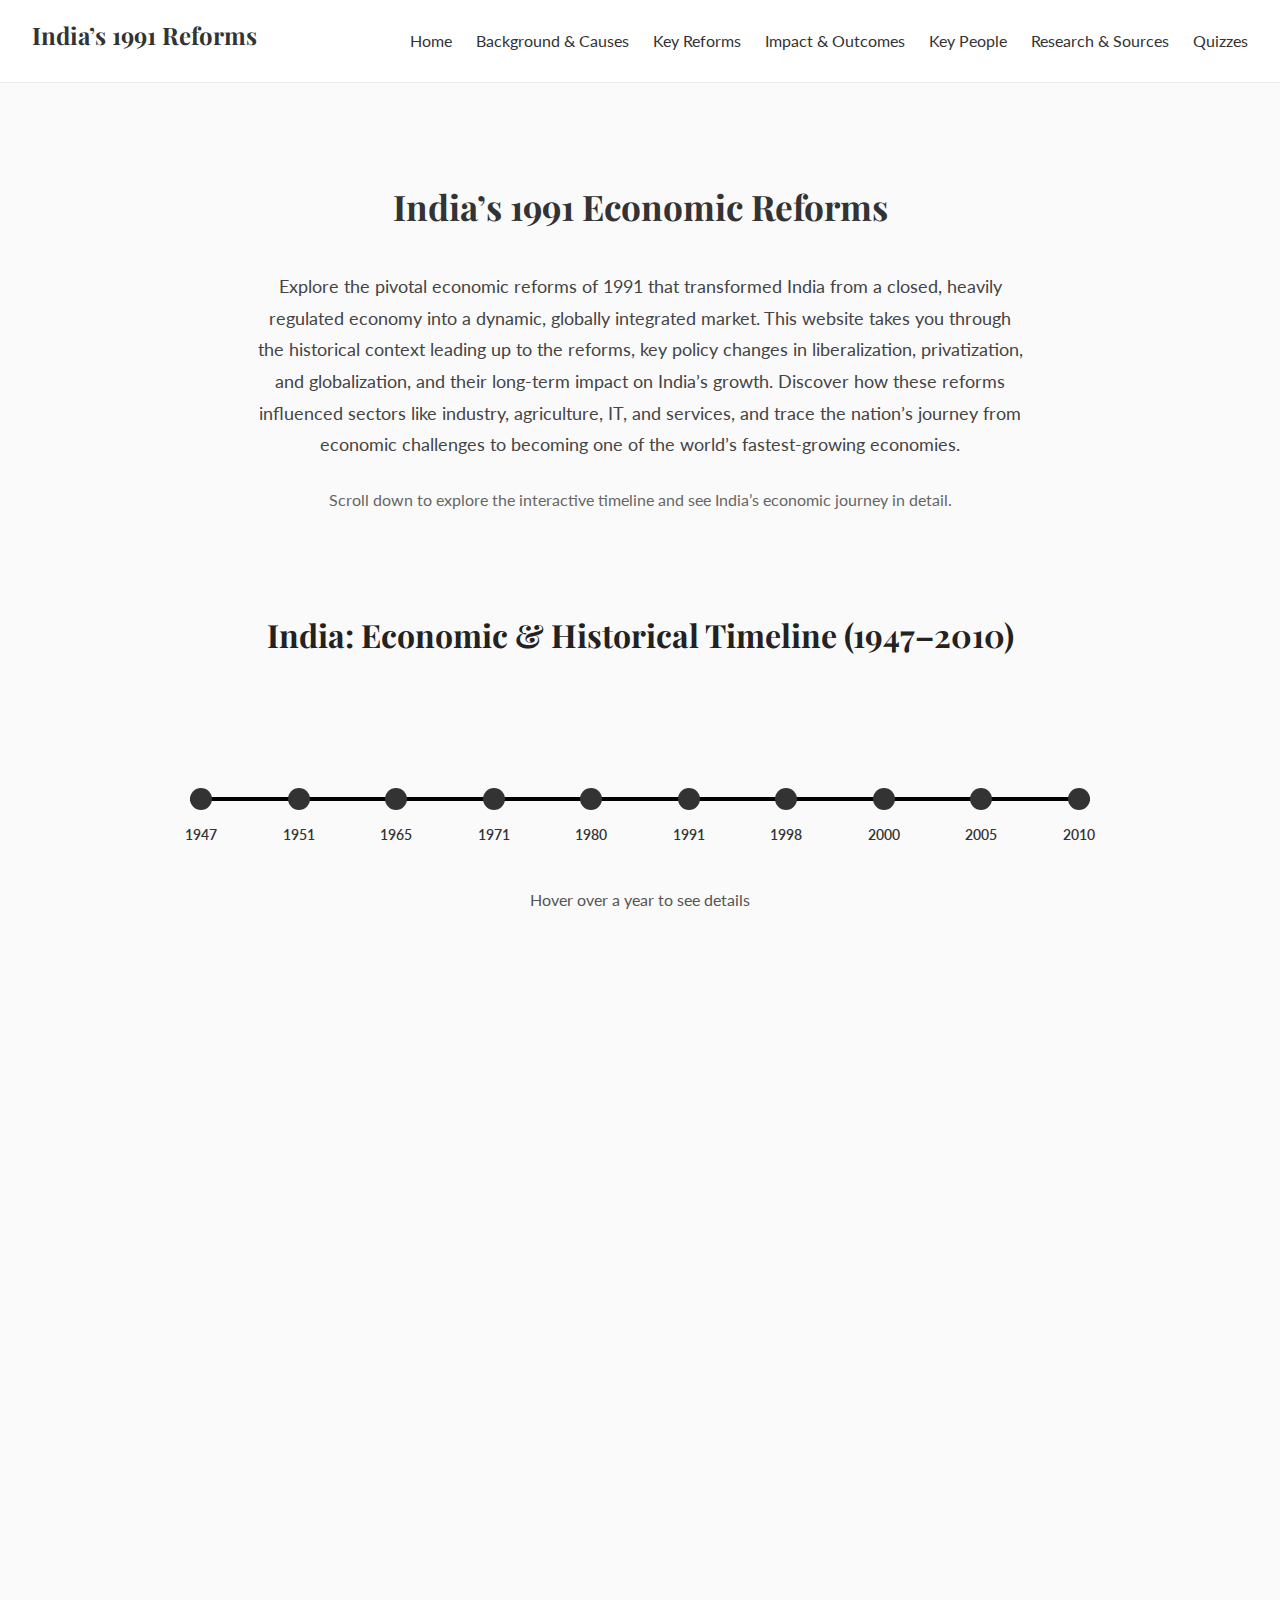
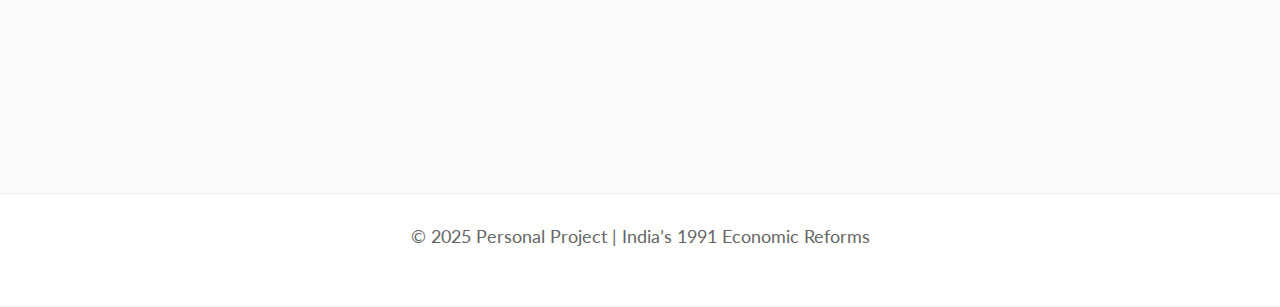
<file: index.html>
<!DOCTYPE html>
<html lang="en">
<head>
  <meta charset="UTF-8" />
  <meta name="viewport" content="width=device-width, initial-scale=1.0" />
  <title>India’s 1991 Economic Reforms</title>

  <!-- Fonts -->
  <link href="https://fonts.googleapis.com/css2?family=Playfair+Display:wght@400;700&family=Lato:wght@300;400&display=swap" rel="stylesheet">

  <!-- Stylesheet -->
  <link rel="stylesheet" href="style.css" />

  <!-- Meta Description -->
  <meta name="description" content="Explore the causes, key reforms, people, and impact of India’s 1991 Economic Reforms — a defining moment that transformed the nation's economy.">
</head>

<body>
  <!-- Header and Navigation -->
  <header>
    <nav>
      <h1>India’s 1991 Reforms</h1>
      <ul>
        <li><a href="index.html">Home</a></li>
        <li><a href="topic1.html">Background & Causes</a></li>
        <li><a href="topic2.html">Key Reforms</a></li>
        <li><a href="topic3.html">Impact & Outcomes</a></li>
        <li><a href="topic4.html">Key People</a></li>
        <li><a href="topic5.html">Research & Sources</a></li>
        <li><a href="quizzes.html">Quizzes</a></li>
      </ul>
    </nav>
  </header>

  <!-- Main Content -->
  <main>
    <!-- Hero Section -->
    <section id="hero">
      <div class="hero-content" style="max-width: 800px; margin: 0 auto; text-align: center; padding: 2em 1em;">
        <h2 style="font-size: 2.2rem; margin-bottom: 1em;">India’s 1991 Economic Reforms</h2>
        <p style="font-size: 1.1rem; line-height: 1.8; color: #444;">
          Explore the pivotal economic reforms of 1991 that transformed India from a closed, heavily regulated economy into a dynamic, globally integrated market.  
          This website takes you through the historical context leading up to the reforms, key policy changes in liberalization, privatization, and globalization, and their long-term impact on India’s growth.  
          Discover how these reforms influenced sectors like industry, agriculture, IT, and services, and trace the nation’s journey from economic challenges to becoming one of the world’s fastest-growing economies.
        </p>
        <p style="font-size: 1rem; margin-top: 1.5em; color: #666;">
          Scroll down to explore the interactive timeline and see India’s economic journey in detail.
        </p>
      </div>
    </section>

    <section class="timeline-section">
      <h2>India: Economic & Historical Timeline (1947–2010)</h2>
      <div class="timeline-container">
        <div class="timeline">
          <div class="timeline-event" data-year="1947" data-detail="India gains independence from British rule; the Indian Constitution begins to be framed, leading to the establishment of a democratic government and fundamental institutions for governance and economic planning."></div>
          <div class="timeline-event" data-year="1951" data-detail="Launch of the First Five-Year Plan (1951–1956), focusing primarily on agriculture, irrigation, and energy production to stabilize food supply and generate early industrial growth."></div>
          <div class="timeline-event" data-year="1965" data-detail="India-Pakistan war impacts economic resources; defense spending increases, straining the budget. Focus on food security and industrial development continues despite geopolitical tensions."></div>
          <div class="timeline-event" data-year="1971" data-detail="Green Revolution introduces high-yield crops and modern farming techniques, making India self-sufficient in food grains. India-Pakistan war leads to creation of Bangladesh, highlighting defense and economic challenges."></div>
          <div class="timeline-event" data-year="1980" data-detail="Gradual liberalization in select industrial sectors begins. Industrial growth and private enterprise accelerate modestly, setting the stage for more significant economic reforms in the future."></div>
          <div class="timeline-event" data-year="1991" data-detail="Severe Balance of Payments crisis; Government under Prime Minister P.V. Narasimha Rao implements historic Economic Reforms led by Finance Minister Manmohan Singh. Policies include Liberalization, Privatization, and Globalization (LPG), opening India to foreign investment and reducing government controls."></div>
          <div class="timeline-event" data-year="1998" data-detail="Pokhran-II nuclear tests assert India’s strategic defense capabilities. Some international sanctions imposed, but economic liberalization continues, and India sustains steady growth in services and IT sectors."></div>
          <div class="timeline-event" data-year="2000" data-detail="IT and software industries boom, establishing India as a global outsourcing hub. Economic focus shifts to knowledge-based industries, software exports, and integration into the global economy."></div>
          <div class="timeline-event" data-year="2005" data-detail="India experiences high GDP growth rates (~8–9% annually); rapid expansion of infrastructure, telecommunications, finance, and service sectors fuels modernization and urbanization."></div>
          <div class="timeline-event" data-year="2010" data-detail="India emerges as the world’s third-largest economy by GDP (PPP). Strong growth observed in IT, manufacturing, and service sectors. Economic reforms from the 1990s continue to pay off, enhancing global trade participation."></div>
        </div>
      </div>
      <div class="timeline-detail" id="timeline-detail">Hover over a year to see details</div>
    </section>

    <!-- Explore Section -->
    <section id="explore">
      <h2>Explore the Journey</h2>
      <div class="cards">
        <a href="topic1.html" class="card">
          <h3>Background & Causes</h3>
          <p>Learn about the economic crisis and challenges that led to the reforms.</p>
        </a>

        <a href="topic2.html" class="card">
          <h3>Key Reforms (LPG)</h3>
          <p>Understand the major policies of Liberalization, Privatization, and Globalization.</p>
        </a>

        <a href="topic3.html" class="card">
          <h3>Impact & Outcomes</h3>
          <p>See how the reforms shaped India’s economy and global role.</p>
        </a>

        <a href="topic4.html" class="card">
          <h3>Key People</h3>
          <p>Meet the policymakers and leaders behind the transformation.</p>
        </a>

        <a href="topic5.html" class="card">
          <h3>Research & Sources</h3>
          <p>View the data, references, and materials used in this project.</p>
        </a>

        <a href="quizzes.html" class="card">
          <h3>Interactive Quizzes</h3>
          <p>Test your understanding with five short quizzes — one for each topic.</p>
        </a>
      </div>
    </section>
  </main>

  <!-- Footer -->
  <footer>
    <p>© 2025 Personal Project | India’s 1991 Economic Reforms</p>
  </footer>

  <!-- JavaScript -->
  <script src="script.js"></script>
</body>
</html>
</file>
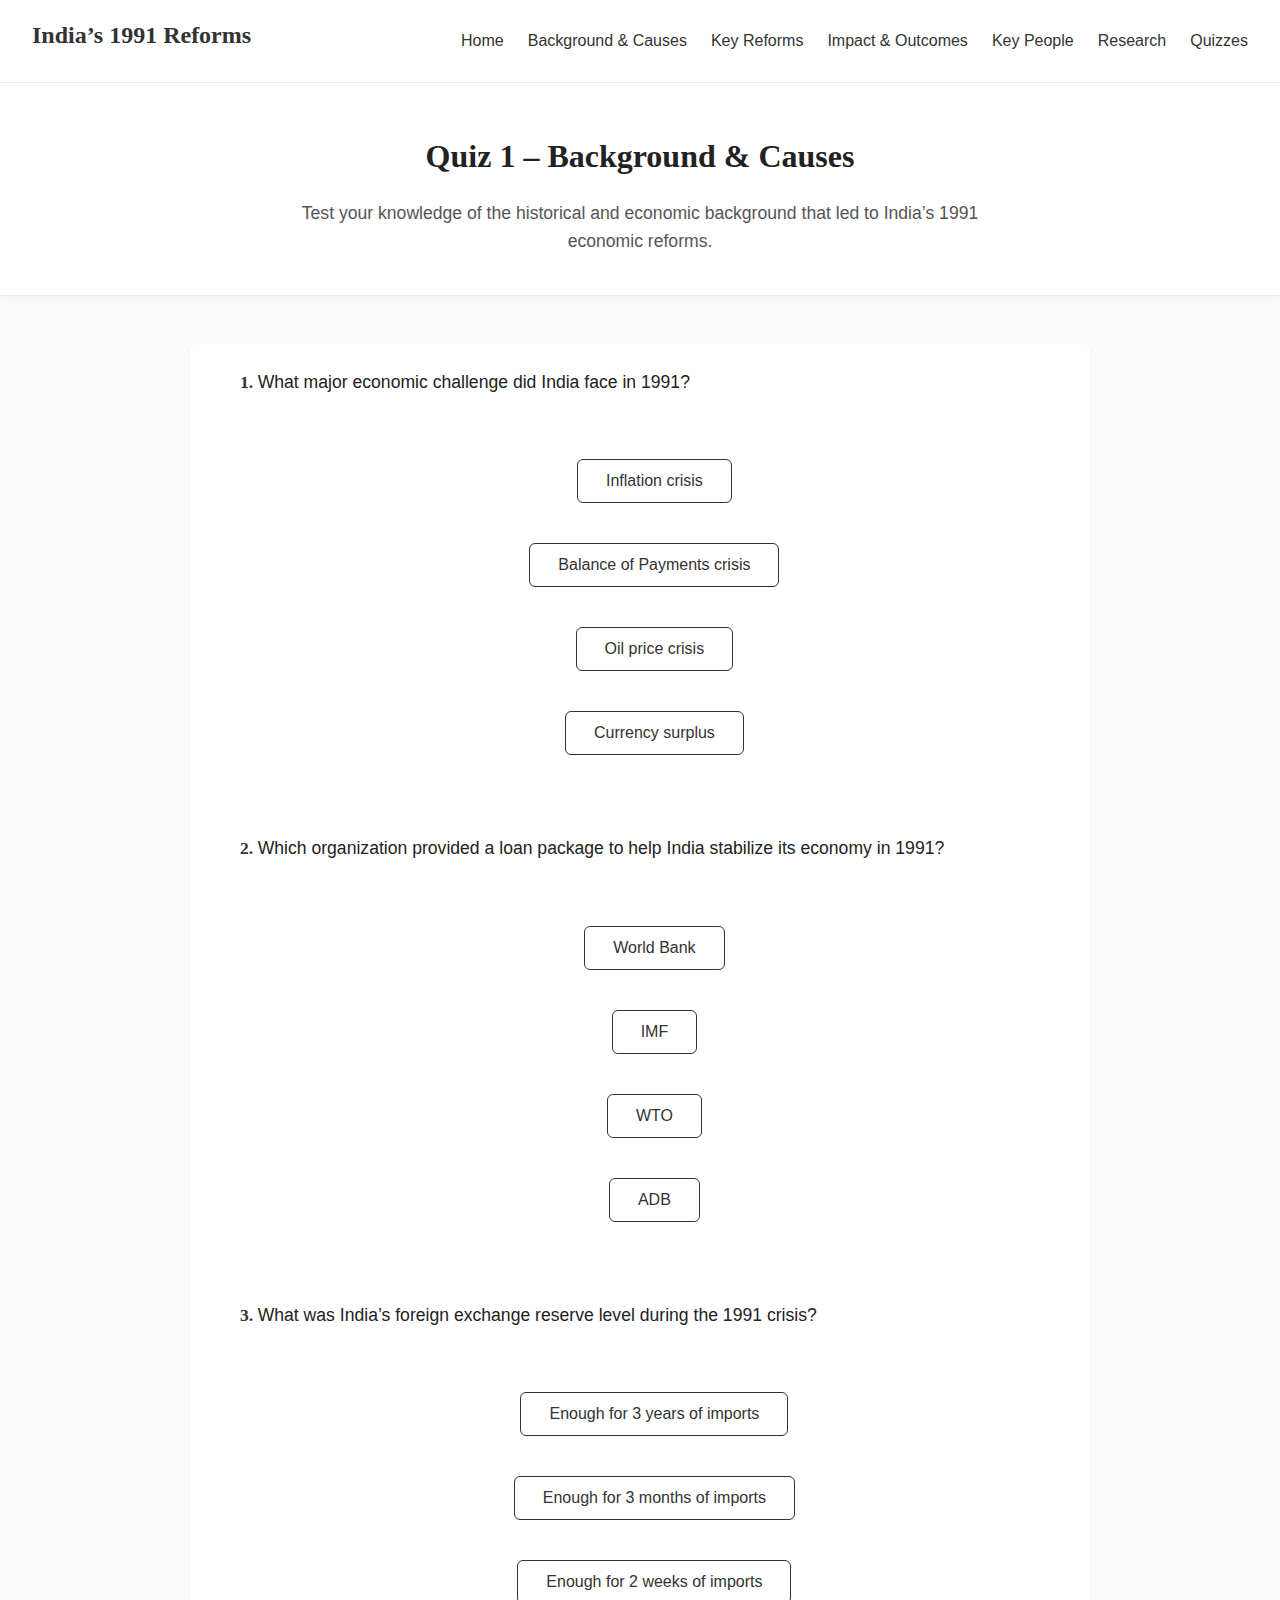
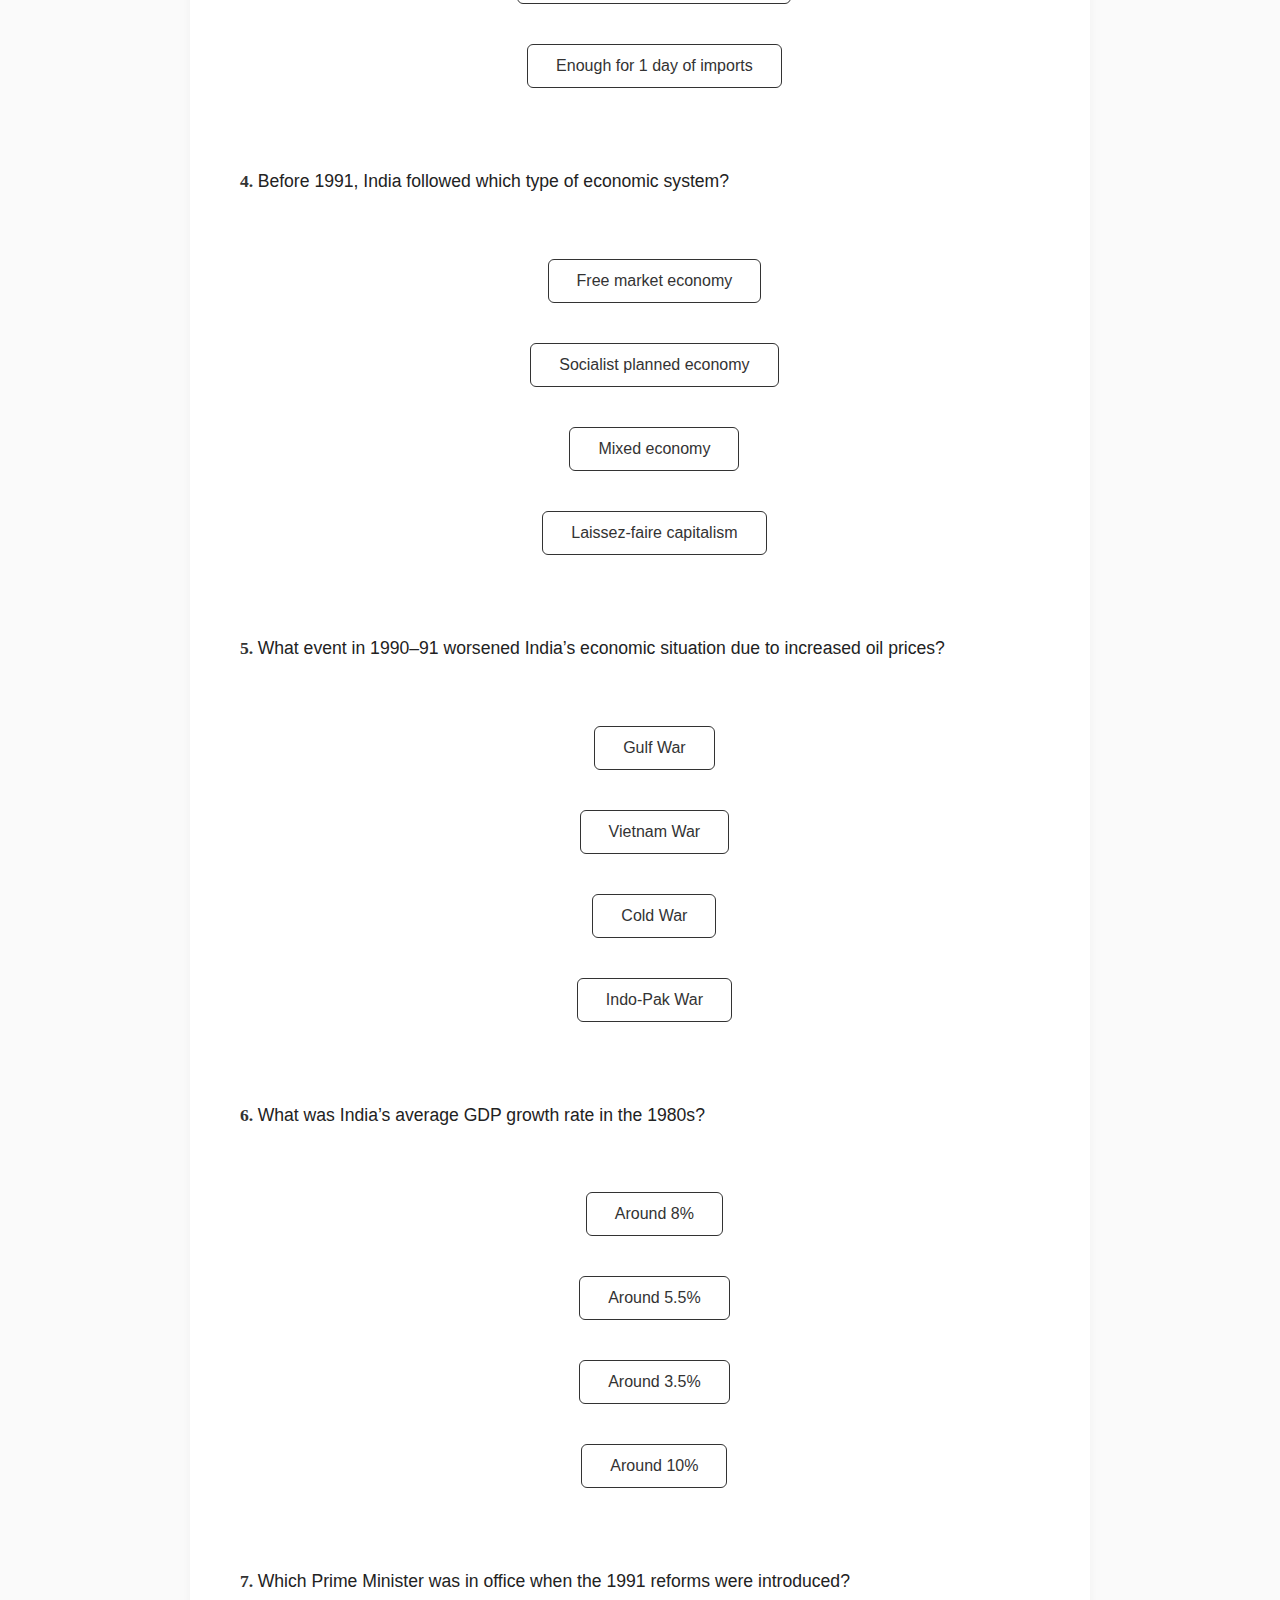
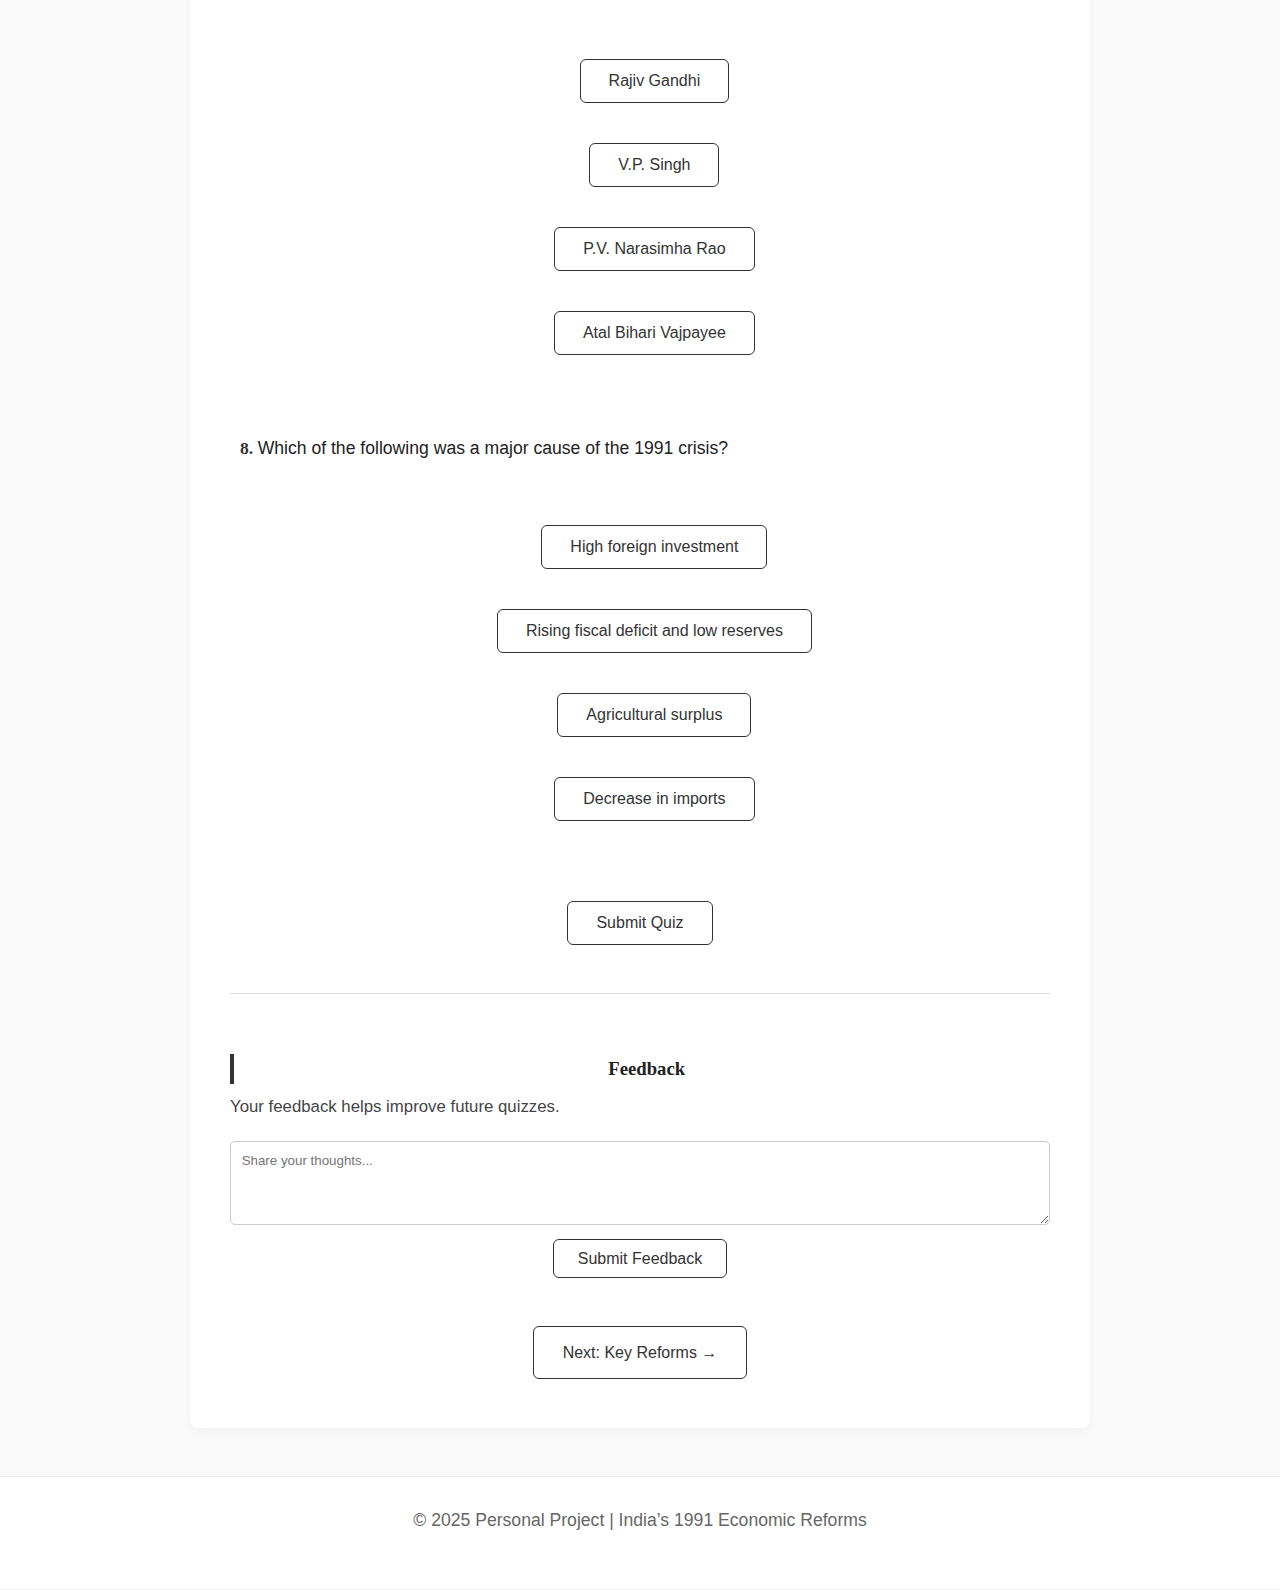
<file: quiz1.html>
<!DOCTYPE html>
<html lang="en">

<head>
  <meta charset="UTF-8" />
  <meta name="viewport" content="width=device-width, initial-scale=1.0" />
  <title>Quiz 1 – Background & Causes | India’s 1991 Reforms</title>
  <link rel="stylesheet" href="style.css" />
</head>

<body>
  <!-- Header -->
  <header>
    <nav>
      <h1>India’s 1991 Reforms</h1>
      <ul>
        <li><a href="index.html">Home</a></li>
        <li><a href="topic1.html">Background & Causes</a></li>
        <li><a href="topic2.html">Key Reforms</a></li>
        <li><a href="topic3.html">Impact & Outcomes</a></li>
        <li><a href="topic4.html">Key People</a></li>
        <li><a href="sources.html">Research</a></li>
        <li><a href="quizzes.html" class="active">Quizzes</a></li>
      </ul>
      <button class="nav-toggle">☰</button>
    </nav>
  </header>

  <!-- Quiz Section -->
  <section class="page-header fade-in">
    <h2>Quiz 1 – Background & Causes</h2>
    <p>Test your knowledge of the historical and economic background that led to India’s 1991 economic reforms.</p>
  </section>

  <section class="content fade-in">
    <form id="quiz-form" class="quiz-form">

      <!-- Question 1 -->
      <div class="question">
        <div class="question-header">
          <span class="question-number">1.</span>
          <span class="question-text">What major economic challenge did India face in 1991?</span>
        </div>
        <div class="answer-options">
          <button type="button" class="quiz-btn" data-question="q1" data-value="a">Inflation crisis</button>
          <button type="button" class="quiz-btn" data-question="q1" data-value="b">Balance of Payments crisis</button>
          <button type="button" class="quiz-btn" data-question="q1" data-value="c">Oil price crisis</button>
          <button type="button" class="quiz-btn" data-question="q1" data-value="d">Currency surplus</button>
        </div>
      </div>

      <!-- Question 2 -->
      <div class="question">
        <div class="question-header">
          <span class="question-number">2.</span>
          <span class="question-text">Which organization provided a loan package to help India stabilize its economy in 1991?</span>
        </div>
        <div class="answer-options">
          <button type="button" class="quiz-btn" data-question="q2" data-value="a">World Bank</button>
          <button type="button" class="quiz-btn" data-question="q2" data-value="b">IMF</button>
          <button type="button" class="quiz-btn" data-question="q2" data-value="c">WTO</button>
          <button type="button" class="quiz-btn" data-question="q2" data-value="d">ADB</button>
        </div>
      </div>

      <!-- Question 3 -->
      <div class="question">
        <div class="question-header">
          <span class="question-number">3.</span>
          <span class="question-text">What was India’s foreign exchange reserve level during the 1991 crisis?</span>
        </div>
        <div class="answer-options">
          <button type="button" class="quiz-btn" data-question="q3" data-value="a">Enough for 3 years of imports</button>
          <button type="button" class="quiz-btn" data-question="q3" data-value="b">Enough for 3 months of imports</button>
          <button type="button" class="quiz-btn" data-question="q3" data-value="c">Enough for 2 weeks of imports</button>
          <button type="button" class="quiz-btn" data-question="q3" data-value="d">Enough for 1 day of imports</button>
        </div>
      </div>

      <!-- Question 4 -->
      <div class="question">
        <div class="question-header">
          <span class="question-number">4.</span>
          <span class="question-text">Before 1991, India followed which type of economic system?</span>
        </div>
        <div class="answer-options">
          <button type="button" class="quiz-btn" data-question="q4" data-value="a">Free market economy</button>
          <button type="button" class="quiz-btn" data-question="q4" data-value="b">Socialist planned economy</button>
          <button type="button" class="quiz-btn" data-question="q4" data-value="c">Mixed economy</button>
          <button type="button" class="quiz-btn" data-question="q4" data-value="d">Laissez-faire capitalism</button>
        </div>
      </div>

      <!-- Question 5 -->
      <div class="question">
        <div class="question-header">
          <span class="question-number">5.</span>
          <span class="question-text">What event in 1990–91 worsened India’s economic situation due to increased oil prices?</span>
        </div>
        <div class="answer-options">
          <button type="button" class="quiz-btn" data-question="q5" data-value="a">Gulf War</button>
          <button type="button" class="quiz-btn" data-question="q5" data-value="b">Vietnam War</button>
          <button type="button" class="quiz-btn" data-question="q5" data-value="c">Cold War</button>
          <button type="button" class="quiz-btn" data-question="q5" data-value="d">Indo-Pak War</button>
        </div>
      </div>

      <!-- Question 6 -->
      <div class="question">
        <div class="question-header">
          <span class="question-number">6.</span>
          <span class="question-text">What was India’s average GDP growth rate in the 1980s?</span>
        </div>
        <div class="answer-options">
          <button type="button" class="quiz-btn" data-question="q6" data-value="a">Around 8%</button>
          <button type="button" class="quiz-btn" data-question="q6" data-value="b">Around 5.5%</button>
          <button type="button" class="quiz-btn" data-question="q6" data-value="c">Around 3.5%</button>
          <button type="button" class="quiz-btn" data-question="q6" data-value="d">Around 10%</button>
        </div>
      </div>

      <!-- Question 7 -->
      <div class="question">
        <div class="question-header">
          <span class="question-number">7.</span>
          <span class="question-text">Which Prime Minister was in office when the 1991 reforms were introduced?</span>
        </div>
        <div class="answer-options">
          <button type="button" class="quiz-btn" data-question="q7" data-value="a">Rajiv Gandhi</button>
          <button type="button" class="quiz-btn" data-question="q7" data-value="b">V.P. Singh</button>
          <button type="button" class="quiz-btn" data-question="q7" data-value="c">P.V. Narasimha Rao</button>
          <button type="button" class="quiz-btn" data-question="q7" data-value="d">Atal Bihari Vajpayee</button>
        </div>
      </div>

      <!-- Question 8 -->
      <div class="question">
        <div class="question-header">
          <span class="question-number">8.</span>
          <span class="question-text">Which of the following was a major cause of the 1991 crisis?</span>
        </div>
        <div class="answer-options">
          <button type="button" class="quiz-btn" data-question="q8" data-value="a">High foreign investment</button>
          <button type="button" class="quiz-btn" data-question="q8" data-value="b">Rising fiscal deficit and low reserves</button>
          <button type="button" class="quiz-btn" data-question="q8" data-value="c">Agricultural surplus</button>
          <button type="button" class="quiz-btn" data-question="q8" data-value="d">Decrease in imports</button>
        </div>
      </div>

      <button type="button" onclick="checkAnswers()">Submit Quiz</button>
    </form>

    <div id="result" style="margin-top: 2em; font-size: 1.2rem; text-align: center; font-weight: bold;"></div>

    <!-- Feedback Section -->
    <div class="feedback-section">
      <h3>Feedback</h3>
      <p>Your feedback helps improve future quizzes.</p>
      <form id="feedback-form">
        <textarea placeholder="Share your thoughts..." rows="4"></textarea><br>
        <button type="submit">Submit Feedback</button>
      </form>
    </div>

    <div class="next-section" style="text-align: center; margin-top: 3em;">
      <a href="quiz2.html" class="next-button">Next: Key Reforms →</a>
    </div>
  </section>

  <footer>
    <p>© 2025 Personal Project | India’s 1991 Economic Reforms</p>
  </footer>

  <script>
    const answers = { 
      q1: "b", q2: "b", q3: "c", q4: "b", q5: "a", q6: "c", q7: "c", q8: "b" 
    };
    const selectedAnswers = {};

    document.querySelectorAll(".quiz-btn").forEach(btn => {
      btn.addEventListener("click", () => {
        const q = btn.dataset.question;
        const value = btn.dataset.value;
        selectedAnswers[q] = value;

        document.querySelectorAll(`.quiz-btn[data-question="${q}"]`).forEach(b => {
          b.classList.toggle("selected", b === btn);
        });
      });
    });

    function checkAnswers() {
      let score = 0;
      for (let q in answers) {
        if (selectedAnswers[q] === answers[q]) score++;
      }
      const result = document.getElementById("result");
      result.textContent = `You scored ${score} out of 8!`;
      result.style.color = score >= 6 ? "green" : "red";
    }

    // Feedback form
    document.getElementById("feedback-form").addEventListener("submit", function(event) {
      event.preventDefault();
      alert("Thank you for your feedback!");
      this.reset();
    });
  </script>
</body>

</html>
</file>
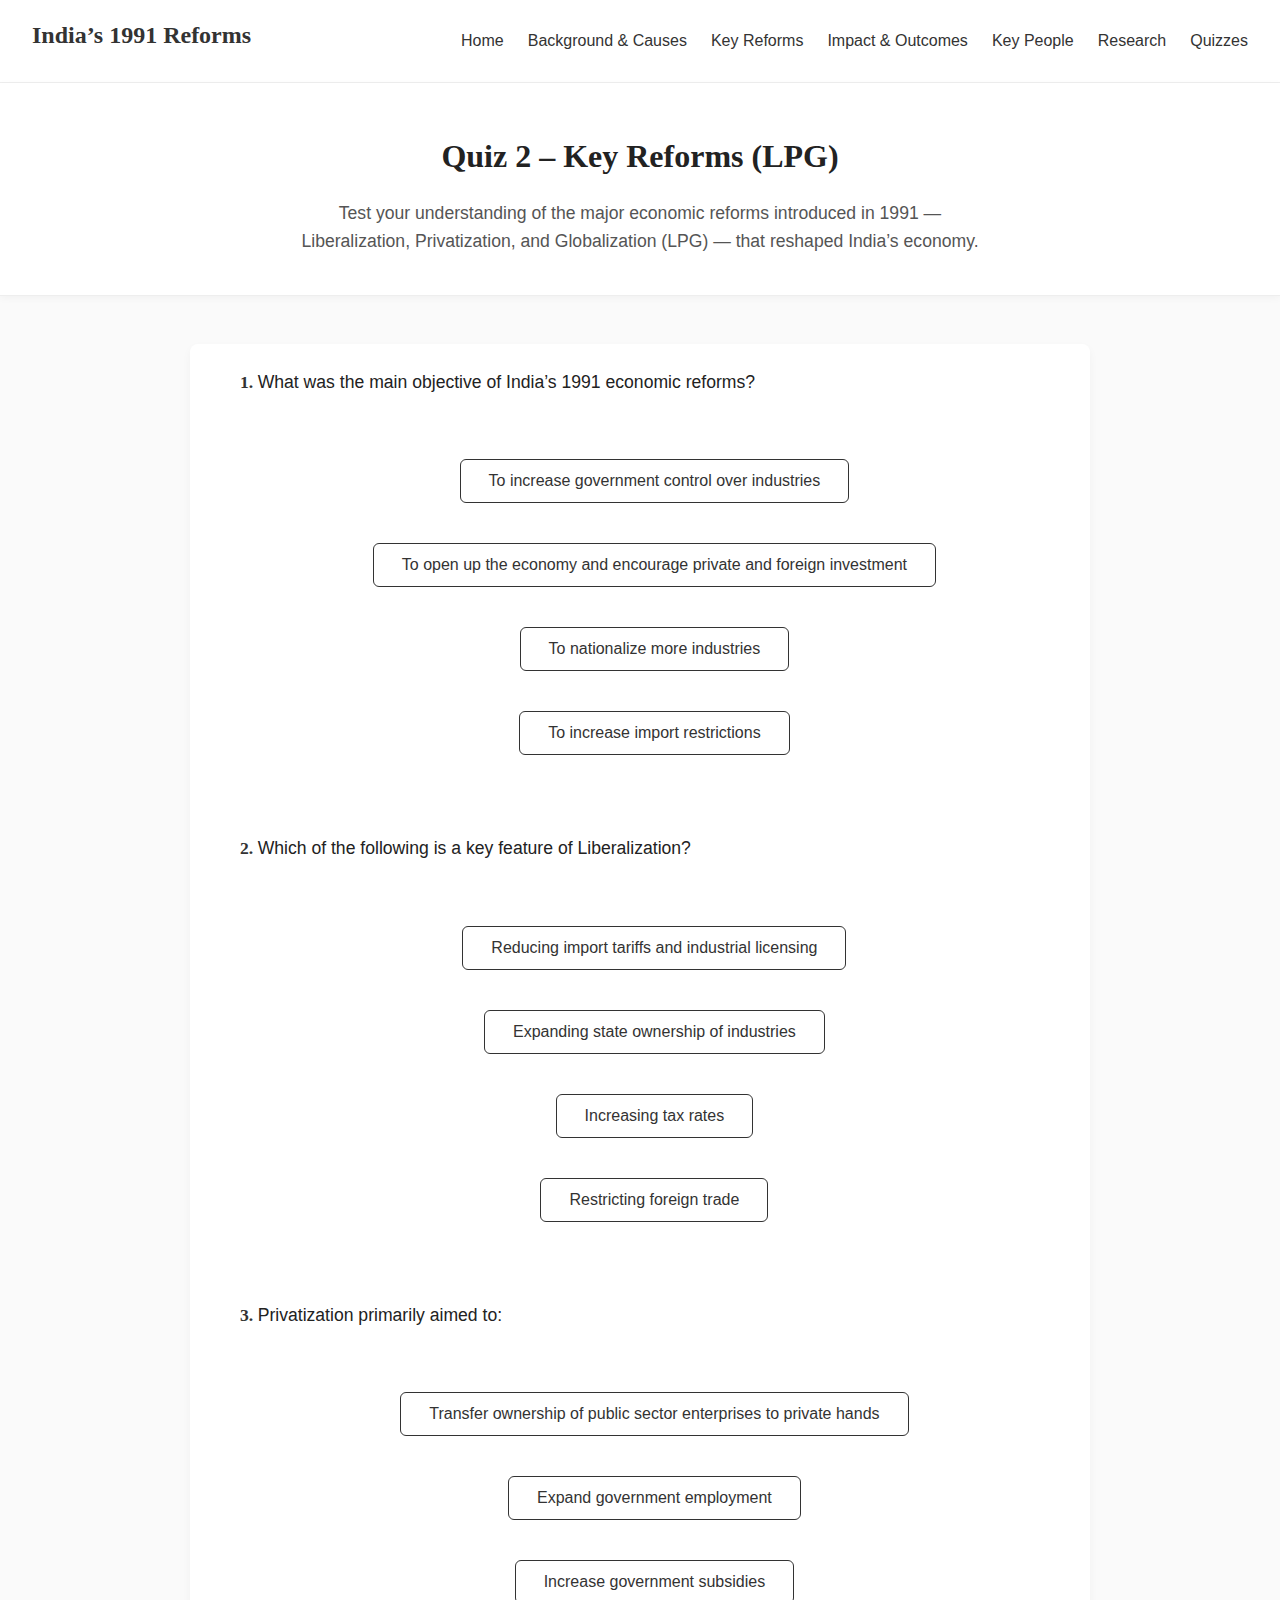
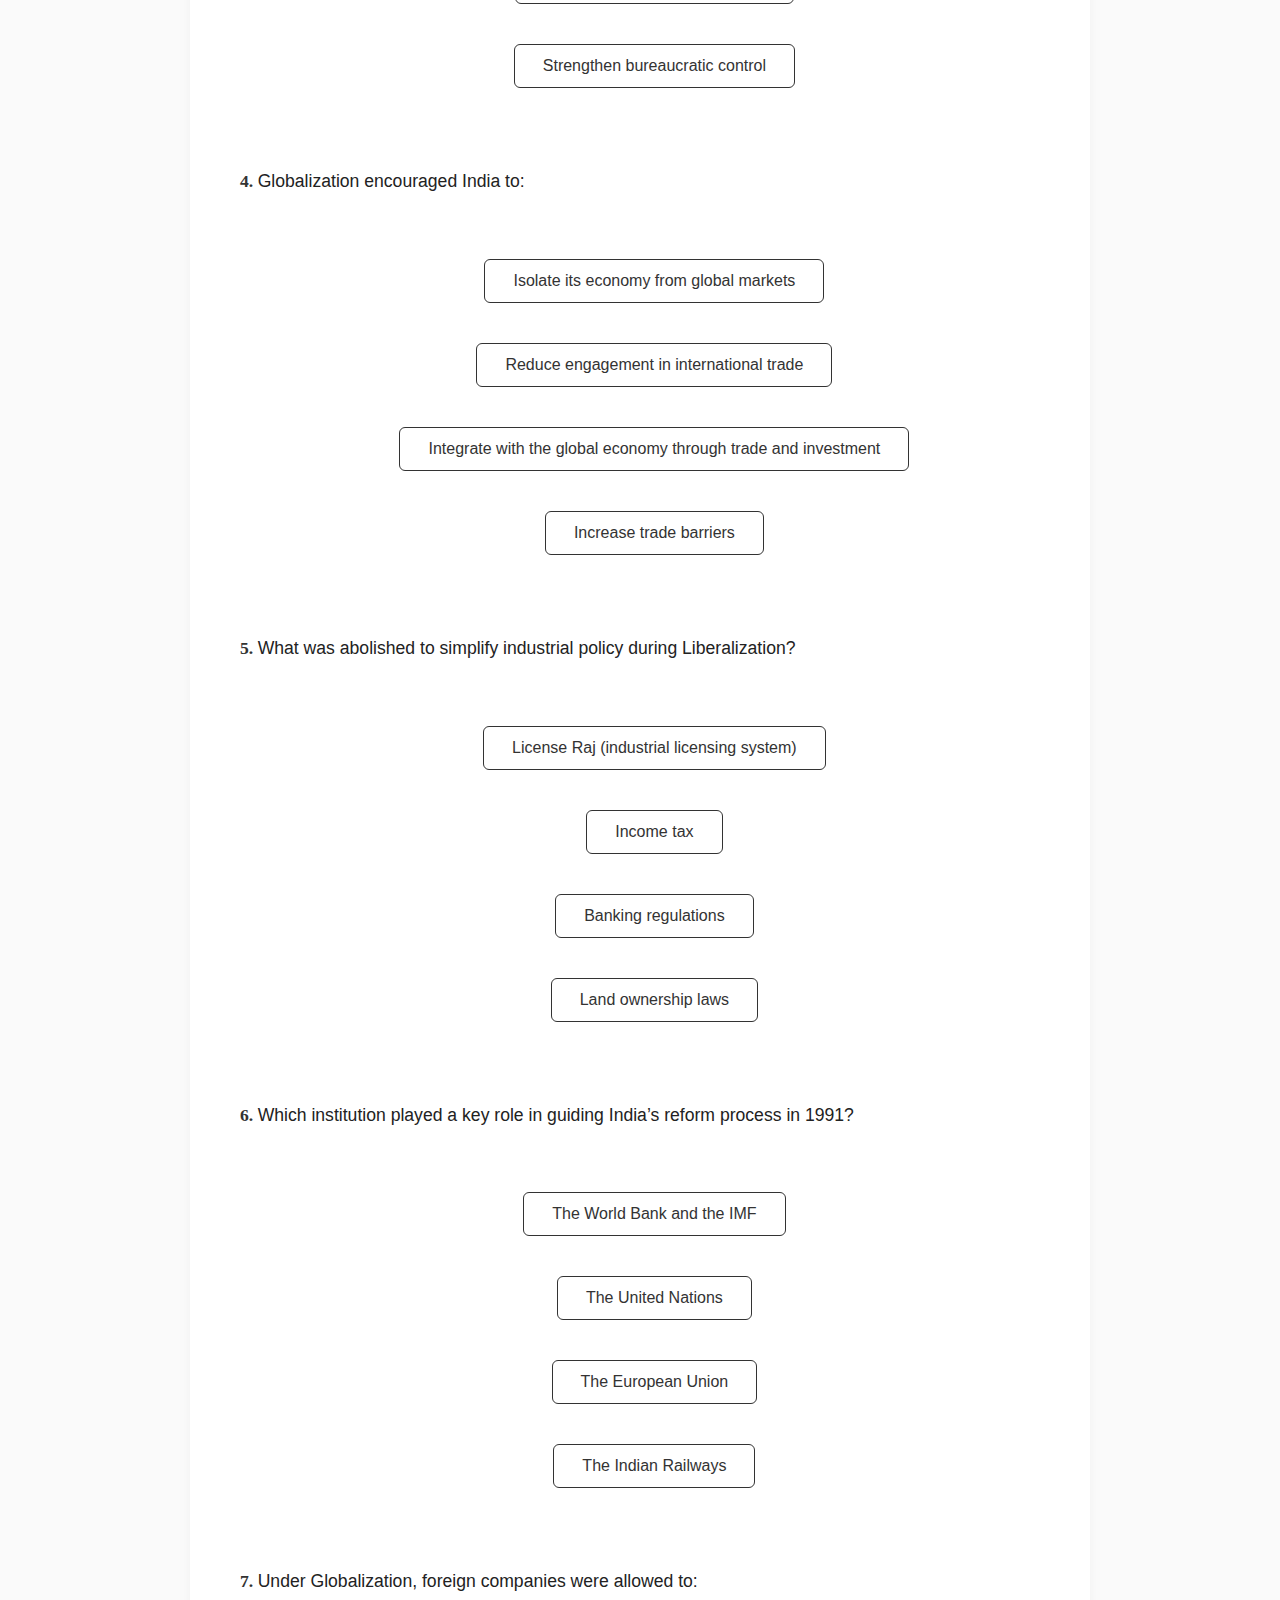
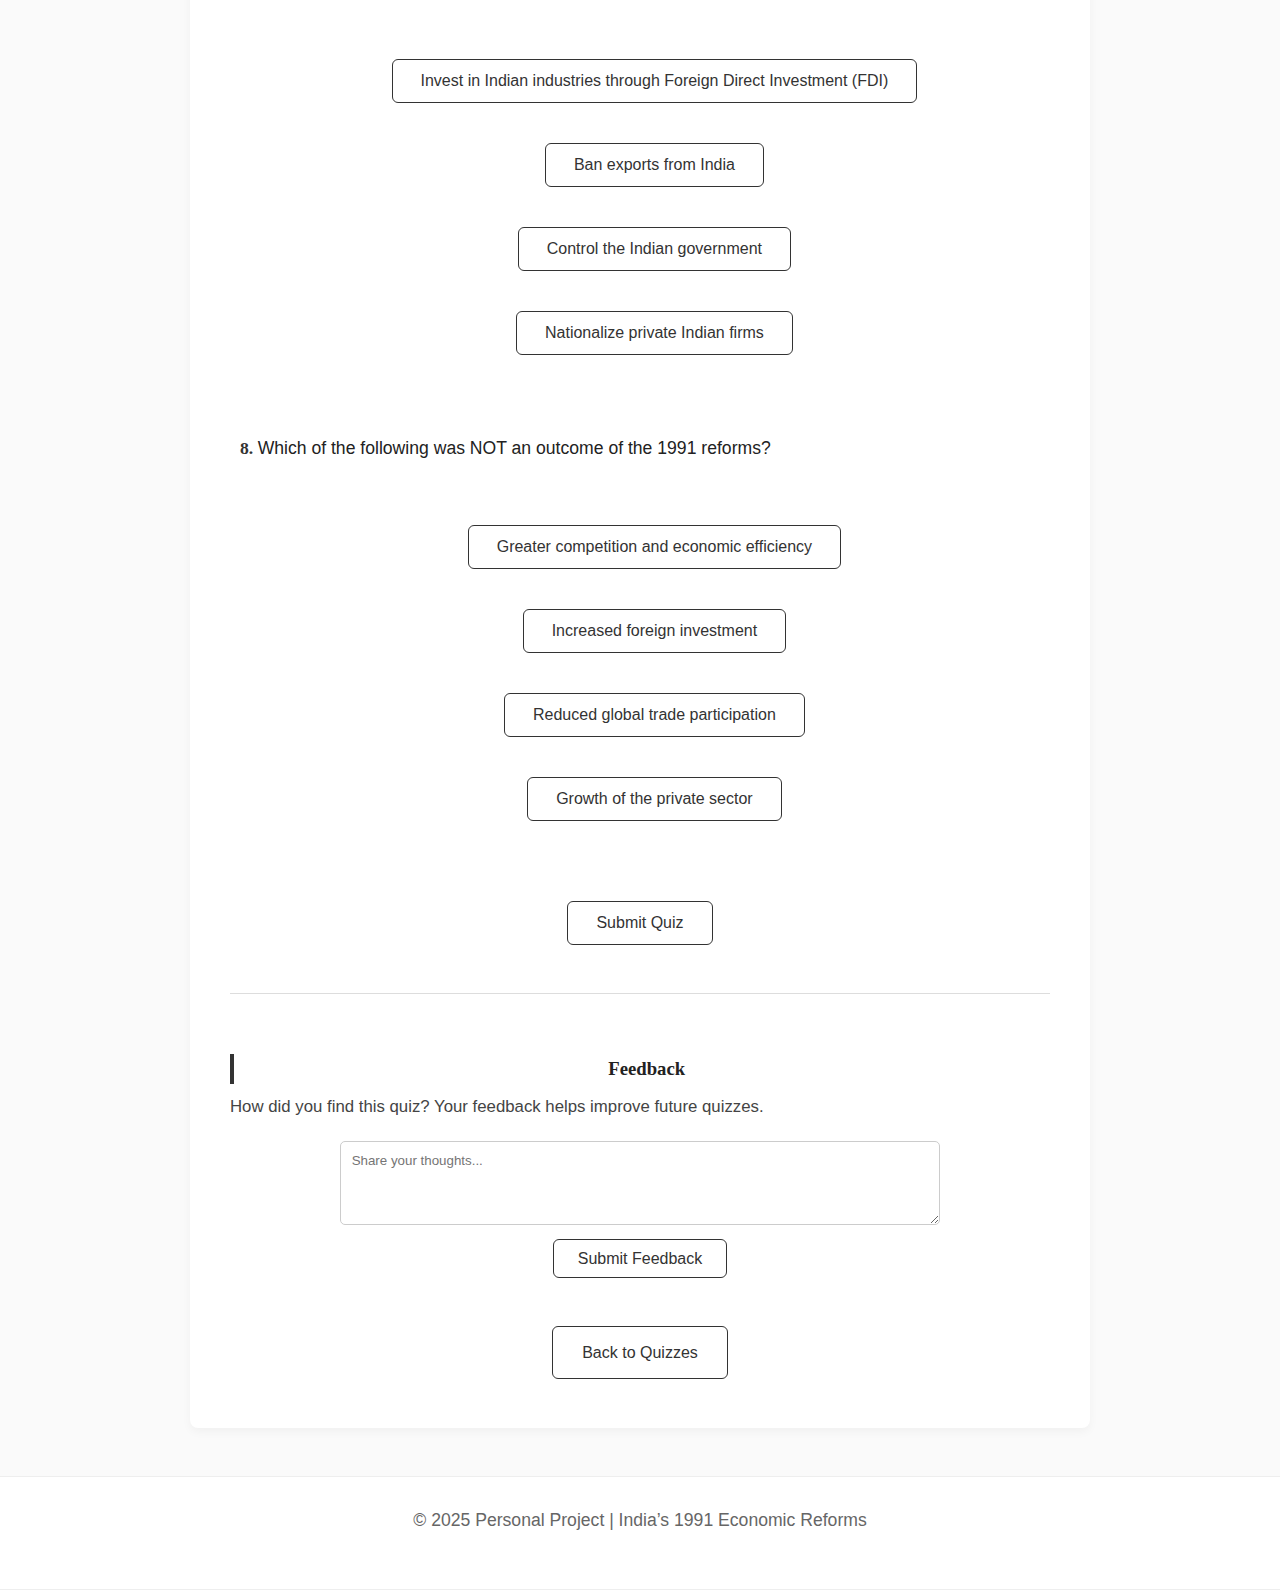
<file: quiz2.html>
<!DOCTYPE html>
<html lang="en">

<head>
  <meta charset="UTF-8" />
  <meta name="viewport" content="width=device-width, initial-scale=1.0" />
  <title>Quiz 2 – Key Reforms | India’s 1991 Economic Reforms</title>
  <link rel="stylesheet" href="style.css" />
</head>

<body>
  <!-- Header / Navigation -->
  <header>
    <nav>
      <h1>India’s 1991 Reforms</h1>
      <ul>
        <li><a href="index.html">Home</a></li>
        <li><a href="topic1.html">Background & Causes</a></li>
        <li><a href="topic2.html" class="active">Key Reforms</a></li>
        <li><a href="topic3.html">Impact & Outcomes</a></li>
        <li><a href="topic4.html">Key People</a></li>
        <li><a href="sources.html">Research</a></li>
        <li><a href="quizzes.html">Quizzes</a></li>
      </ul>
      <button class="nav-toggle">☰</button>
    </nav>
  </header>

  <!-- Quiz Section -->
  <section class="page-header fade-in">
    <h2>Quiz 2 – Key Reforms (LPG)</h2>
    <p>Test your understanding of the major economic reforms introduced in 1991 — Liberalization, Privatization, and Globalization (LPG) — that reshaped India’s economy.</p>
  </section>

  <section class="content fade-in">
    <form id="quiz-form" class="quiz-form">

      <!-- Question 1 -->
      <div class="question">
        <div class="question-header">
          <span class="question-number">1.</span>
          <span class="question-text">What was the main objective of India’s 1991 economic reforms?</span>
        </div>
        <div class="answer-options">
          <button type="button" class="quiz-btn" data-question="q1" data-value="a">To increase government control over industries</button>
          <button type="button" class="quiz-btn" data-question="q1" data-value="b">To open up the economy and encourage private and foreign investment</button>
          <button type="button" class="quiz-btn" data-question="q1" data-value="c">To nationalize more industries</button>
          <button type="button" class="quiz-btn" data-question="q1" data-value="d">To increase import restrictions</button>
        </div>
      </div>

      <!-- Question 2 -->
      <div class="question">
        <div class="question-header">
          <span class="question-number">2.</span>
          <span class="question-text">Which of the following is a key feature of Liberalization?</span>
        </div>
        <div class="answer-options">
          <button type="button" class="quiz-btn" data-question="q2" data-value="a">Reducing import tariffs and industrial licensing</button>
          <button type="button" class="quiz-btn" data-question="q2" data-value="b">Expanding state ownership of industries</button>
          <button type="button" class="quiz-btn" data-question="q2" data-value="c">Increasing tax rates</button>
          <button type="button" class="quiz-btn" data-question="q2" data-value="d">Restricting foreign trade</button>
        </div>
      </div>

      <!-- Question 3 -->
      <div class="question">
        <div class="question-header">
          <span class="question-number">3.</span>
          <span class="question-text">Privatization primarily aimed to:</span>
        </div>
        <div class="answer-options">
          <button type="button" class="quiz-btn" data-question="q3" data-value="a">Transfer ownership of public sector enterprises to private hands</button>
          <button type="button" class="quiz-btn" data-question="q3" data-value="b">Expand government employment</button>
          <button type="button" class="quiz-btn" data-question="q3" data-value="c">Increase government subsidies</button>
          <button type="button" class="quiz-btn" data-question="q3" data-value="d">Strengthen bureaucratic control</button>
        </div>
      </div>

      <!-- Question 4 -->
      <div class="question">
        <div class="question-header">
          <span class="question-number">4.</span>
          <span class="question-text">Globalization encouraged India to:</span>
        </div>
        <div class="answer-options">
          <button type="button" class="quiz-btn" data-question="q4" data-value="a">Isolate its economy from global markets</button>
          <button type="button" class="quiz-btn" data-question="q4" data-value="b">Reduce engagement in international trade</button>
          <button type="button" class="quiz-btn" data-question="q4" data-value="c">Integrate with the global economy through trade and investment</button>
          <button type="button" class="quiz-btn" data-question="q4" data-value="d">Increase trade barriers</button>
        </div>
      </div>

      <!-- Question 5 -->
      <div class="question">
        <div class="question-header">
          <span class="question-number">5.</span>
          <span class="question-text">What was abolished to simplify industrial policy during Liberalization?</span>
        </div>
        <div class="answer-options">
          <button type="button" class="quiz-btn" data-question="q5" data-value="a">License Raj (industrial licensing system)</button>
          <button type="button" class="quiz-btn" data-question="q5" data-value="b">Income tax</button>
          <button type="button" class="quiz-btn" data-question="q5" data-value="c">Banking regulations</button>
          <button type="button" class="quiz-btn" data-question="q5" data-value="d">Land ownership laws</button>
        </div>
      </div>

      <!-- Question 6 -->
      <div class="question">
        <div class="question-header">
          <span class="question-number">6.</span>
          <span class="question-text">Which institution played a key role in guiding India’s reform process in 1991?</span>
        </div>
        <div class="answer-options">
          <button type="button" class="quiz-btn" data-question="q6" data-value="a">The World Bank and the IMF</button>
          <button type="button" class="quiz-btn" data-question="q6" data-value="b">The United Nations</button>
          <button type="button" class="quiz-btn" data-question="q6" data-value="c">The European Union</button>
          <button type="button" class="quiz-btn" data-question="q6" data-value="d">The Indian Railways</button>
        </div>
      </div>

      <!-- Question 7 -->
      <div class="question">
        <div class="question-header">
          <span class="question-number">7.</span>
          <span class="question-text">Under Globalization, foreign companies were allowed to:</span>
        </div>
        <div class="answer-options">
          <button type="button" class="quiz-btn" data-question="q7" data-value="a">Invest in Indian industries through Foreign Direct Investment (FDI)</button>
          <button type="button" class="quiz-btn" data-question="q7" data-value="b">Ban exports from India</button>
          <button type="button" class="quiz-btn" data-question="q7" data-value="c">Control the Indian government</button>
          <button type="button" class="quiz-btn" data-question="q7" data-value="d">Nationalize private Indian firms</button>
        </div>
      </div>

      <!-- Question 8 -->
      <div class="question">
        <div class="question-header">
          <span class="question-number">8.</span>
          <span class="question-text">Which of the following was NOT an outcome of the 1991 reforms?</span>
        </div>
        <div class="answer-options">
          <button type="button" class="quiz-btn" data-question="q8" data-value="a">Greater competition and economic efficiency</button>
          <button type="button" class="quiz-btn" data-question="q8" data-value="b">Increased foreign investment</button>
          <button type="button" class="quiz-btn" data-question="q8" data-value="c">Reduced global trade participation</button>
          <button type="button" class="quiz-btn" data-question="q8" data-value="d">Growth of the private sector</button>
        </div>
      </div>

      <button type="button" onclick="checkAnswers()">Submit Quiz</button>
    </form>

    <div id="result" style="margin-top: 2em; font-size: 1.2rem; text-align: center; font-weight: bold;"></div>

    <!-- Feedback Section -->
    <div class="feedback-section" style="margin-top: 3em; text-align: center;">
      <h3>Feedback</h3>
      <p>How did you find this quiz? Your feedback helps improve future quizzes.</p>
      <form id="feedback-form">
        <textarea placeholder="Share your thoughts..." rows="4" style="width: 80%; max-width: 600px;"></textarea><br>
        <button type="submit">Submit Feedback</button>
      </form>
    </div>

    <div class="next-section" style="text-align: center; margin-top: 3em;">
      <a href="quizzes.html" class="next-button">Back to Quizzes</a>
    </div>
  </section>

  <!-- Footer -->
  <footer>
    <p>© 2025 Personal Project | India’s 1991 Economic Reforms</p>
  </footer>

  <!-- Script -->
  <script>
    const answers = {
      q1: "b",
      q2: "a",
      q3: "a",
      q4: "c",
      q5: "a",
      q6: "a",
      q7: "a",
      q8: "c"
    };

    const selectedAnswers = {};

    document.querySelectorAll(".quiz-btn").forEach(btn => {
      btn.addEventListener("click", () => {
        const q = btn.dataset.question;
        const value = btn.dataset.value;
        selectedAnswers[q] = value;

        document.querySelectorAll(`.quiz-btn[data-question="${q}"]`).forEach(b => {
          b.classList.toggle("selected", b === btn);
        });
      });
    });

    function checkAnswers() {
      let score = 0;
      for (let q in answers) {
        if (selectedAnswers[q] === answers[q]) score++;
      }

      const result = document.getElementById("result");
      result.textContent = `You scored ${score} out of 8!`;
      result.style.color = score >= 6 ? "green" : "red";
    }

    // Feedback form
    document.getElementById("feedback-form").addEventListener("submit", (e) => {
      e.preventDefault();
      alert("Thank you for your feedback!");
      e.target.reset();
    });

    // Nav toggle
    const navToggle = document.querySelector(".nav-toggle");
    const navMenu = document.querySelector("nav ul");
    navToggle.addEventListener("click", () => navMenu.classList.toggle("show"));
  </script>
</body>

</html>
</file>
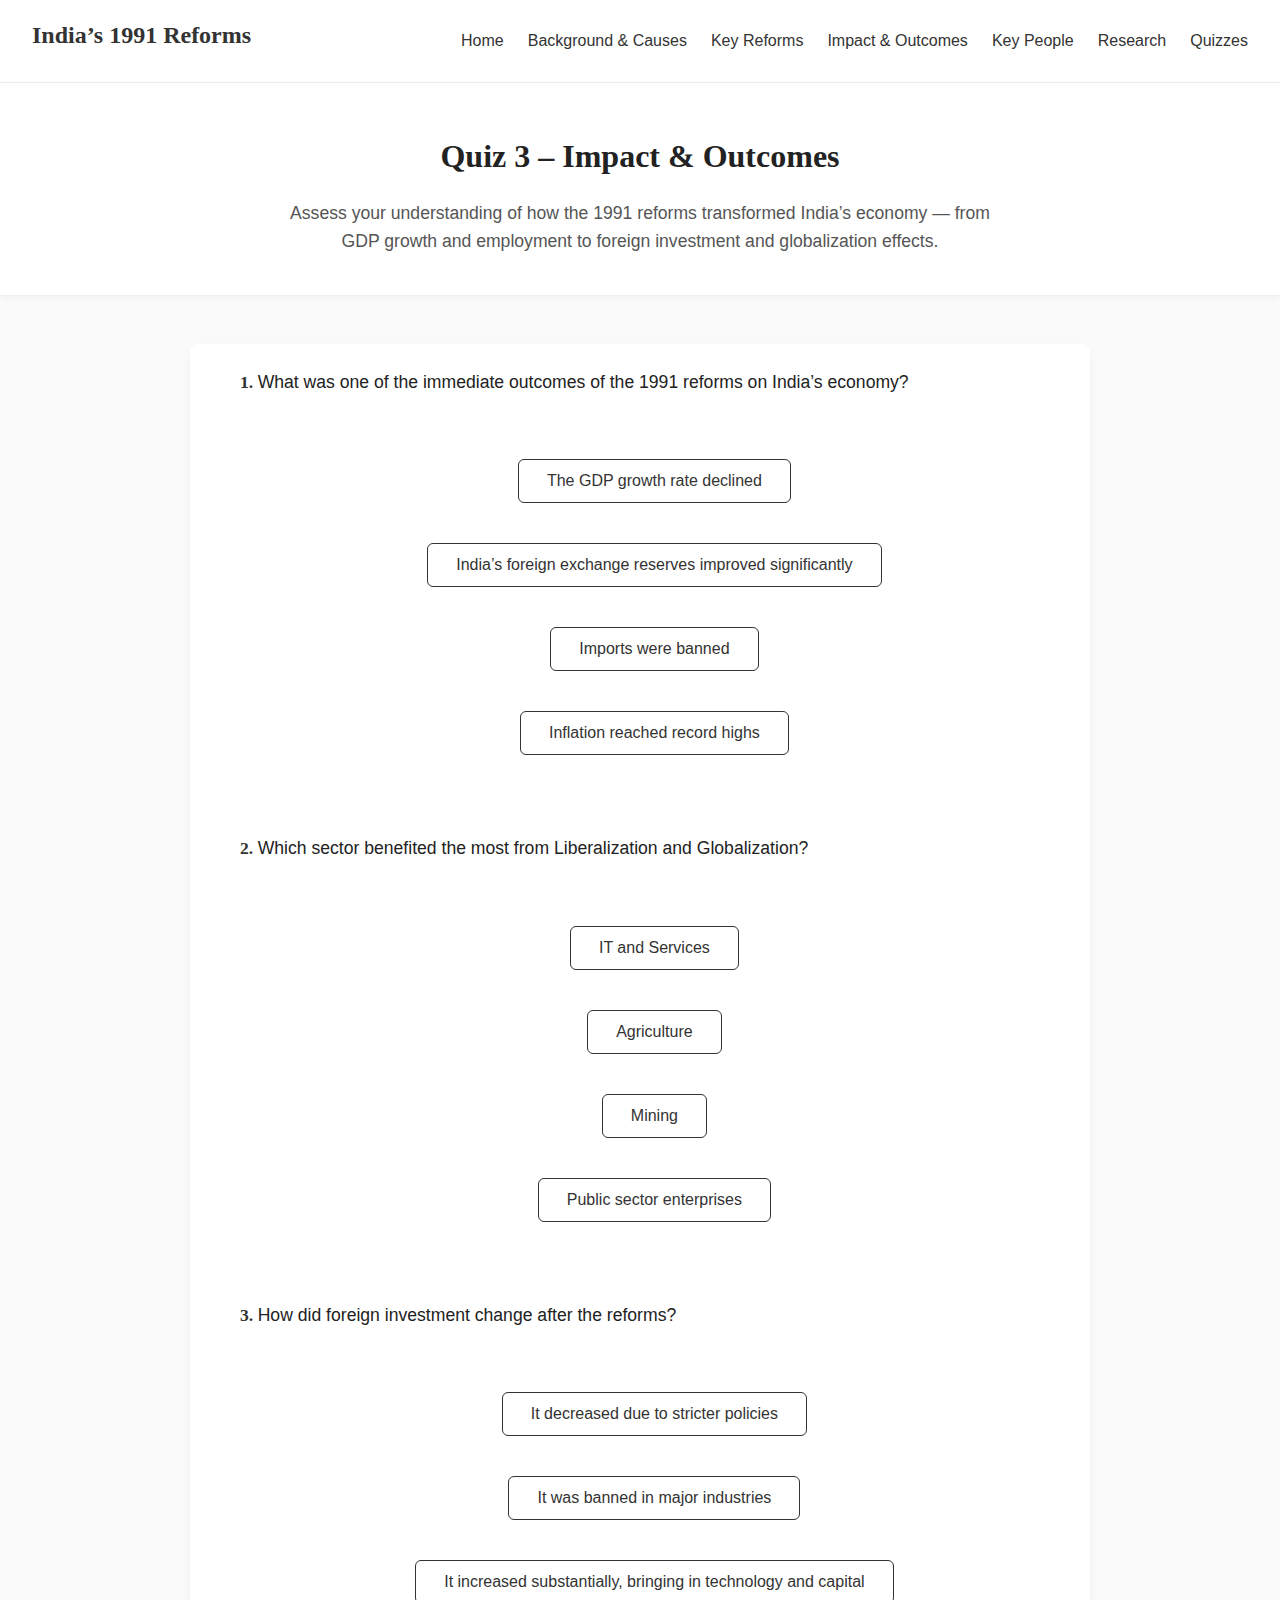
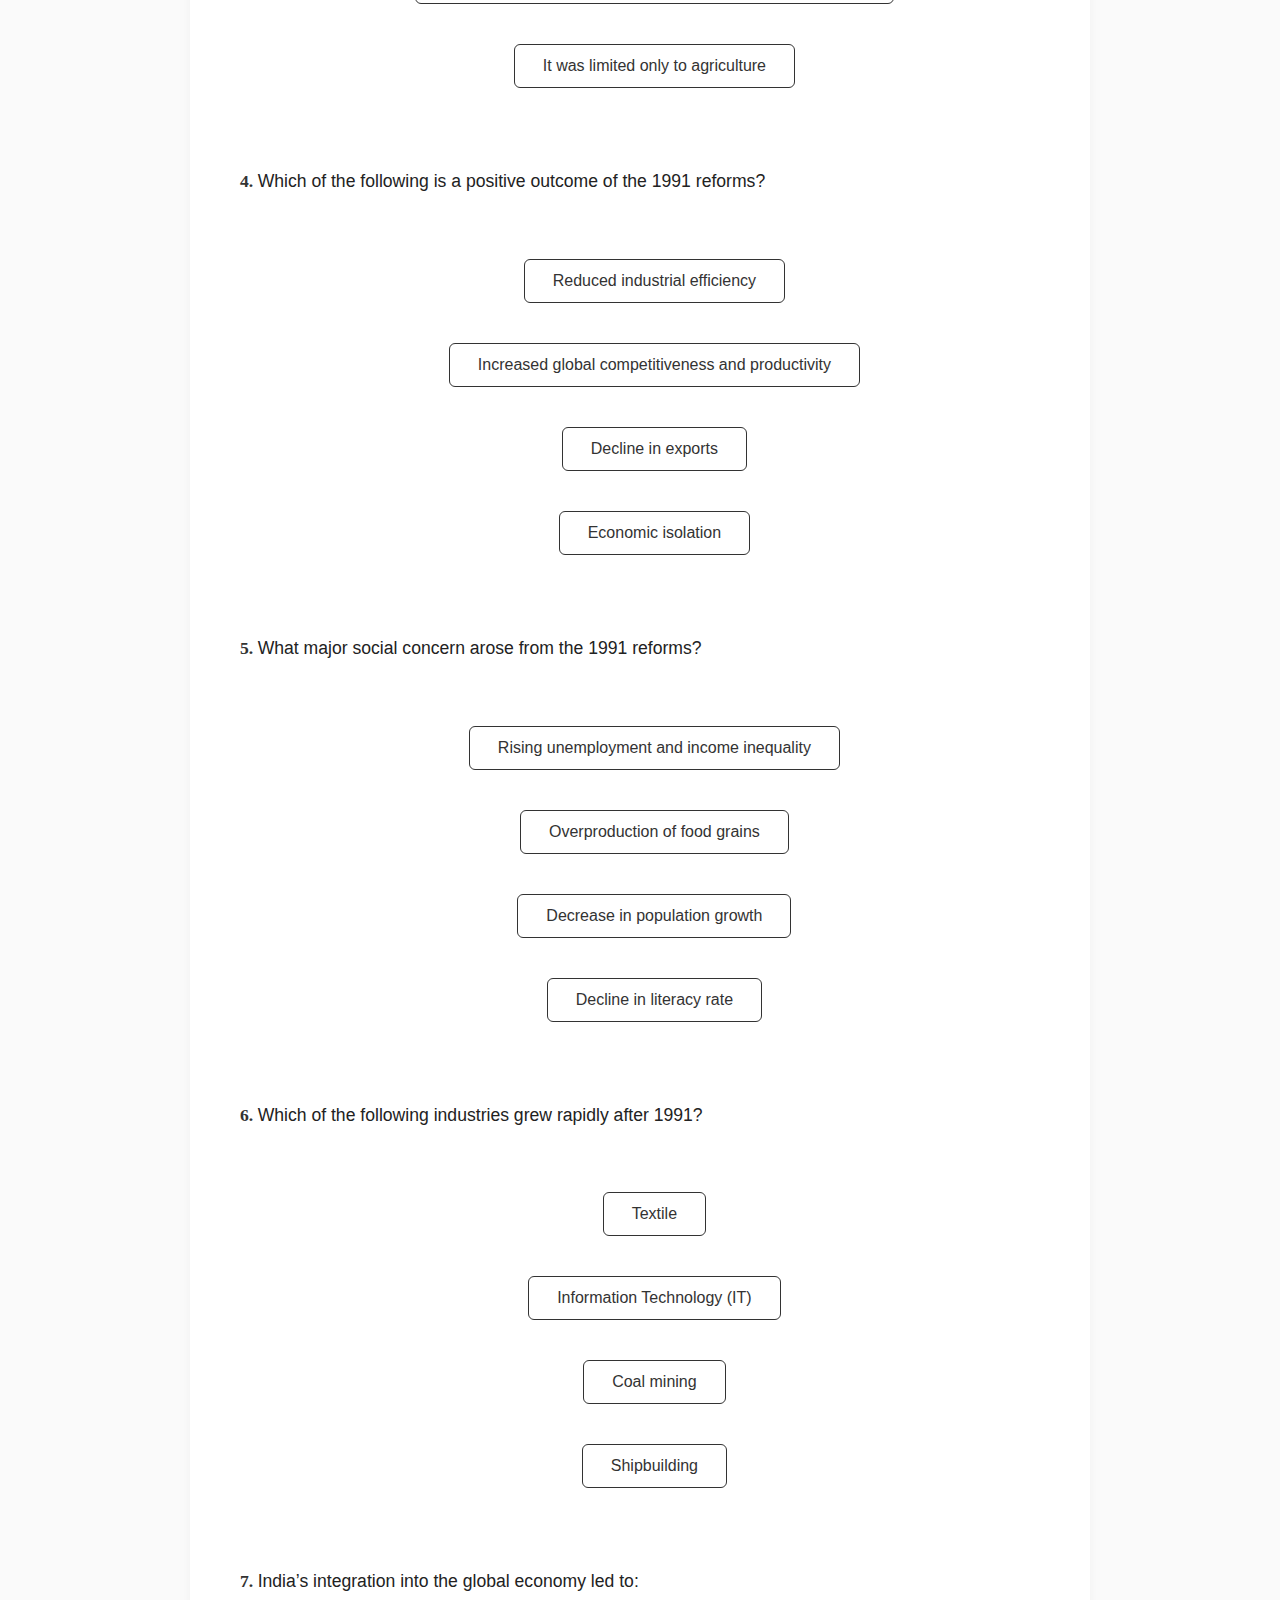
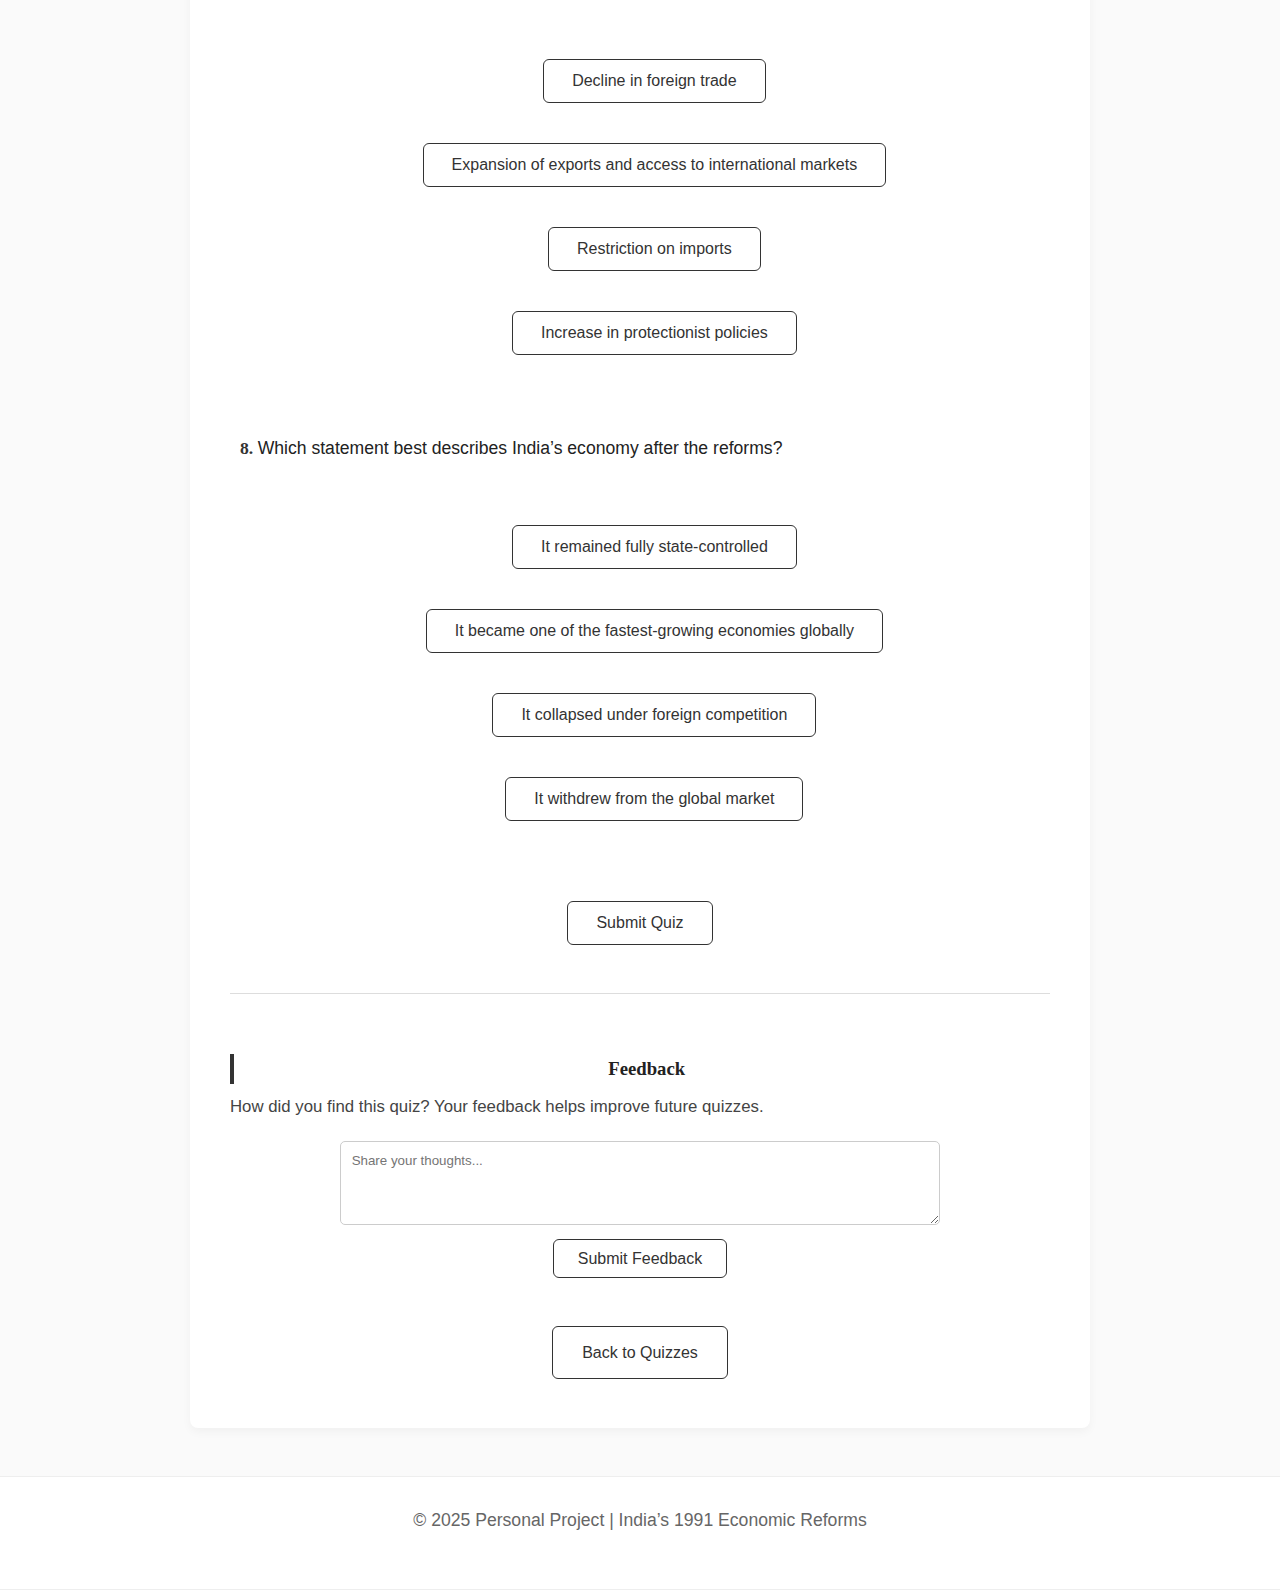
<file: quiz3.html>
<!DOCTYPE html>
<html lang="en">

<head>
  <meta charset="UTF-8" />
  <meta name="viewport" content="width=device-width, initial-scale=1.0" />
  <title>Quiz 3 – Impact & Outcomes | India’s 1991 Economic Reforms</title>
  <link rel="stylesheet" href="style.css" />
</head>

<body>
  <!-- Header / Navigation -->
  <header>
    <nav>
      <h1>India’s 1991 Reforms</h1>
      <ul>
        <li><a href="index.html">Home</a></li>
        <li><a href="topic1.html">Background & Causes</a></li>
        <li><a href="topic2.html">Key Reforms</a></li>
        <li><a href="topic3.html" class="active">Impact & Outcomes</a></li>
        <li><a href="topic4.html">Key People</a></li>
        <li><a href="sources.html">Research</a></li>
        <li><a href="quizzes.html">Quizzes</a></li>
      </ul>
      <button class="nav-toggle">☰</button>
    </nav>
  </header>

  <!-- Quiz Section -->
  <section class="page-header fade-in">
    <h2>Quiz 3 – Impact & Outcomes</h2>
    <p>Assess your understanding of how the 1991 reforms transformed India’s economy — from GDP growth and employment to foreign investment and globalization effects.</p>
  </section>

  <section class="content fade-in">
    <form id="quiz-form" class="quiz-form">

      <!-- Question 1 -->
      <div class="question">
        <div class="question-header">
          <span class="question-number">1.</span>
          <span class="question-text">What was one of the immediate outcomes of the 1991 reforms on India’s economy?</span>
        </div>
        <div class="answer-options">
          <button type="button" class="quiz-btn" data-question="q1" data-value="a">The GDP growth rate declined</button>
          <button type="button" class="quiz-btn" data-question="q1" data-value="b">India’s foreign exchange reserves improved significantly</button>
          <button type="button" class="quiz-btn" data-question="q1" data-value="c">Imports were banned</button>
          <button type="button" class="quiz-btn" data-question="q1" data-value="d">Inflation reached record highs</button>
        </div>
      </div>

      <!-- Question 2 -->
      <div class="question">
        <div class="question-header">
          <span class="question-number">2.</span>
          <span class="question-text">Which sector benefited the most from Liberalization and Globalization?</span>
        </div>
        <div class="answer-options">
          <button type="button" class="quiz-btn" data-question="q2" data-value="a">IT and Services</button>
          <button type="button" class="quiz-btn" data-question="q2" data-value="b">Agriculture</button>
          <button type="button" class="quiz-btn" data-question="q2" data-value="c">Mining</button>
          <button type="button" class="quiz-btn" data-question="q2" data-value="d">Public sector enterprises</button>
        </div>
      </div>

      <!-- Question 3 -->
      <div class="question">
        <div class="question-header">
          <span class="question-number">3.</span>
          <span class="question-text">How did foreign investment change after the reforms?</span>
        </div>
        <div class="answer-options">
          <button type="button" class="quiz-btn" data-question="q3" data-value="a">It decreased due to stricter policies</button>
          <button type="button" class="quiz-btn" data-question="q3" data-value="b">It was banned in major industries</button>
          <button type="button" class="quiz-btn" data-question="q3" data-value="c">It increased substantially, bringing in technology and capital</button>
          <button type="button" class="quiz-btn" data-question="q3" data-value="d">It was limited only to agriculture</button>
        </div>
      </div>

      <!-- Question 4 -->
      <div class="question">
        <div class="question-header">
          <span class="question-number">4.</span>
          <span class="question-text">Which of the following is a positive outcome of the 1991 reforms?</span>
        </div>
        <div class="answer-options">
          <button type="button" class="quiz-btn" data-question="q4" data-value="a">Reduced industrial efficiency</button>
          <button type="button" class="quiz-btn" data-question="q4" data-value="b">Increased global competitiveness and productivity</button>
          <button type="button" class="quiz-btn" data-question="q4" data-value="c">Decline in exports</button>
          <button type="button" class="quiz-btn" data-question="q4" data-value="d">Economic isolation</button>
        </div>
      </div>

      <!-- Question 5 -->
      <div class="question">
        <div class="question-header">
          <span class="question-number">5.</span>
          <span class="question-text">What major social concern arose from the 1991 reforms?</span>
        </div>
        <div class="answer-options">
          <button type="button" class="quiz-btn" data-question="q5" data-value="a">Rising unemployment and income inequality</button>
          <button type="button" class="quiz-btn" data-question="q5" data-value="b">Overproduction of food grains</button>
          <button type="button" class="quiz-btn" data-question="q5" data-value="c">Decrease in population growth</button>
          <button type="button" class="quiz-btn" data-question="q5" data-value="d">Decline in literacy rate</button>
        </div>
      </div>

      <!-- Question 6 -->
      <div class="question">
        <div class="question-header">
          <span class="question-number">6.</span>
          <span class="question-text">Which of the following industries grew rapidly after 1991?</span>
        </div>
        <div class="answer-options">
          <button type="button" class="quiz-btn" data-question="q6" data-value="a">Textile</button>
          <button type="button" class="quiz-btn" data-question="q6" data-value="b">Information Technology (IT)</button>
          <button type="button" class="quiz-btn" data-question="q6" data-value="c">Coal mining</button>
          <button type="button" class="quiz-btn" data-question="q6" data-value="d">Shipbuilding</button>
        </div>
      </div>

      <!-- Question 7 -->
      <div class="question">
        <div class="question-header">
          <span class="question-number">7.</span>
          <span class="question-text">India’s integration into the global economy led to:</span>
        </div>
        <div class="answer-options">
          <button type="button" class="quiz-btn" data-question="q7" data-value="a">Decline in foreign trade</button>
          <button type="button" class="quiz-btn" data-question="q7" data-value="b">Expansion of exports and access to international markets</button>
          <button type="button" class="quiz-btn" data-question="q7" data-value="c">Restriction on imports</button>
          <button type="button" class="quiz-btn" data-question="q7" data-value="d">Increase in protectionist policies</button>
        </div>
      </div>

      <!-- Question 8 -->
      <div class="question">
        <div class="question-header">
          <span class="question-number">8.</span>
          <span class="question-text">Which statement best describes India’s economy after the reforms?</span>
        </div>
        <div class="answer-options">
          <button type="button" class="quiz-btn" data-question="q8" data-value="a">It remained fully state-controlled</button>
          <button type="button" class="quiz-btn" data-question="q8" data-value="b">It became one of the fastest-growing economies globally</button>
          <button type="button" class="quiz-btn" data-question="q8" data-value="c">It collapsed under foreign competition</button>
          <button type="button" class="quiz-btn" data-question="q8" data-value="d">It withdrew from the global market</button>
        </div>
      </div>

      <button type="button" onclick="checkAnswers()">Submit Quiz</button>
    </form>

    <div id="result" style="margin-top: 2em; font-size: 1.2rem; text-align: center; font-weight: bold;"></div>

    <!-- Feedback Section -->
    <div class="feedback-section" style="margin-top: 3em; text-align: center;">
      <h3>Feedback</h3>
      <p>How did you find this quiz? Your feedback helps improve future quizzes.</p>
      <form id="feedback-form">
        <textarea placeholder="Share your thoughts..." rows="4" style="width: 80%; max-width: 600px;"></textarea><br>
        <button type="submit">Submit Feedback</button>
      </form>
    </div>

    <div class="next-section" style="text-align: center; margin-top: 3em;">
      <a href="quizzes.html" class="next-button">Back to Quizzes</a>
    </div>
  </section>

  <!-- Footer -->
  <footer>
    <p>© 2025 Personal Project | India’s 1991 Economic Reforms</p>
  </footer>

  <!-- Script -->
  <script>
    const answers = {
      q1: "b",
      q2: "a",
      q3: "c",
      q4: "b",
      q5: "a",
      q6: "b",
      q7: "b",
      q8: "b"
    };

    const selectedAnswers = {};

    document.querySelectorAll(".quiz-btn").forEach(btn => {
      btn.addEventListener("click", () => {
        const q = btn.dataset.question;
        const value = btn.dataset.value;
        selectedAnswers[q] = value;

        document.querySelectorAll(`.quiz-btn[data-question="${q}"]`).forEach(b => {
          b.classList.toggle("selected", b === btn);
        });
      });
    });

    function checkAnswers() {
      let score = 0;
      for (let q in answers) {
        if (selectedAnswers[q] === answers[q]) score++;
      }

      const result = document.getElementById("result");
      result.textContent = `You scored ${score} out of 8!`;
      result.style.color = score >= 6 ? "green" : "red";
    }

    // Feedback form
    document.getElementById("feedback-form").addEventListener("submit", (e) => {
      e.preventDefault();
      alert("Thank you for your feedback!");
      e.target.reset();
    });

    // Nav toggle
    const navToggle = document.querySelector(".nav-toggle");
    const navMenu = document.querySelector("nav ul");
    navToggle.addEventListener("click", () => navMenu.classList.toggle("show"));
  </script>
</body>

</html>
</file>
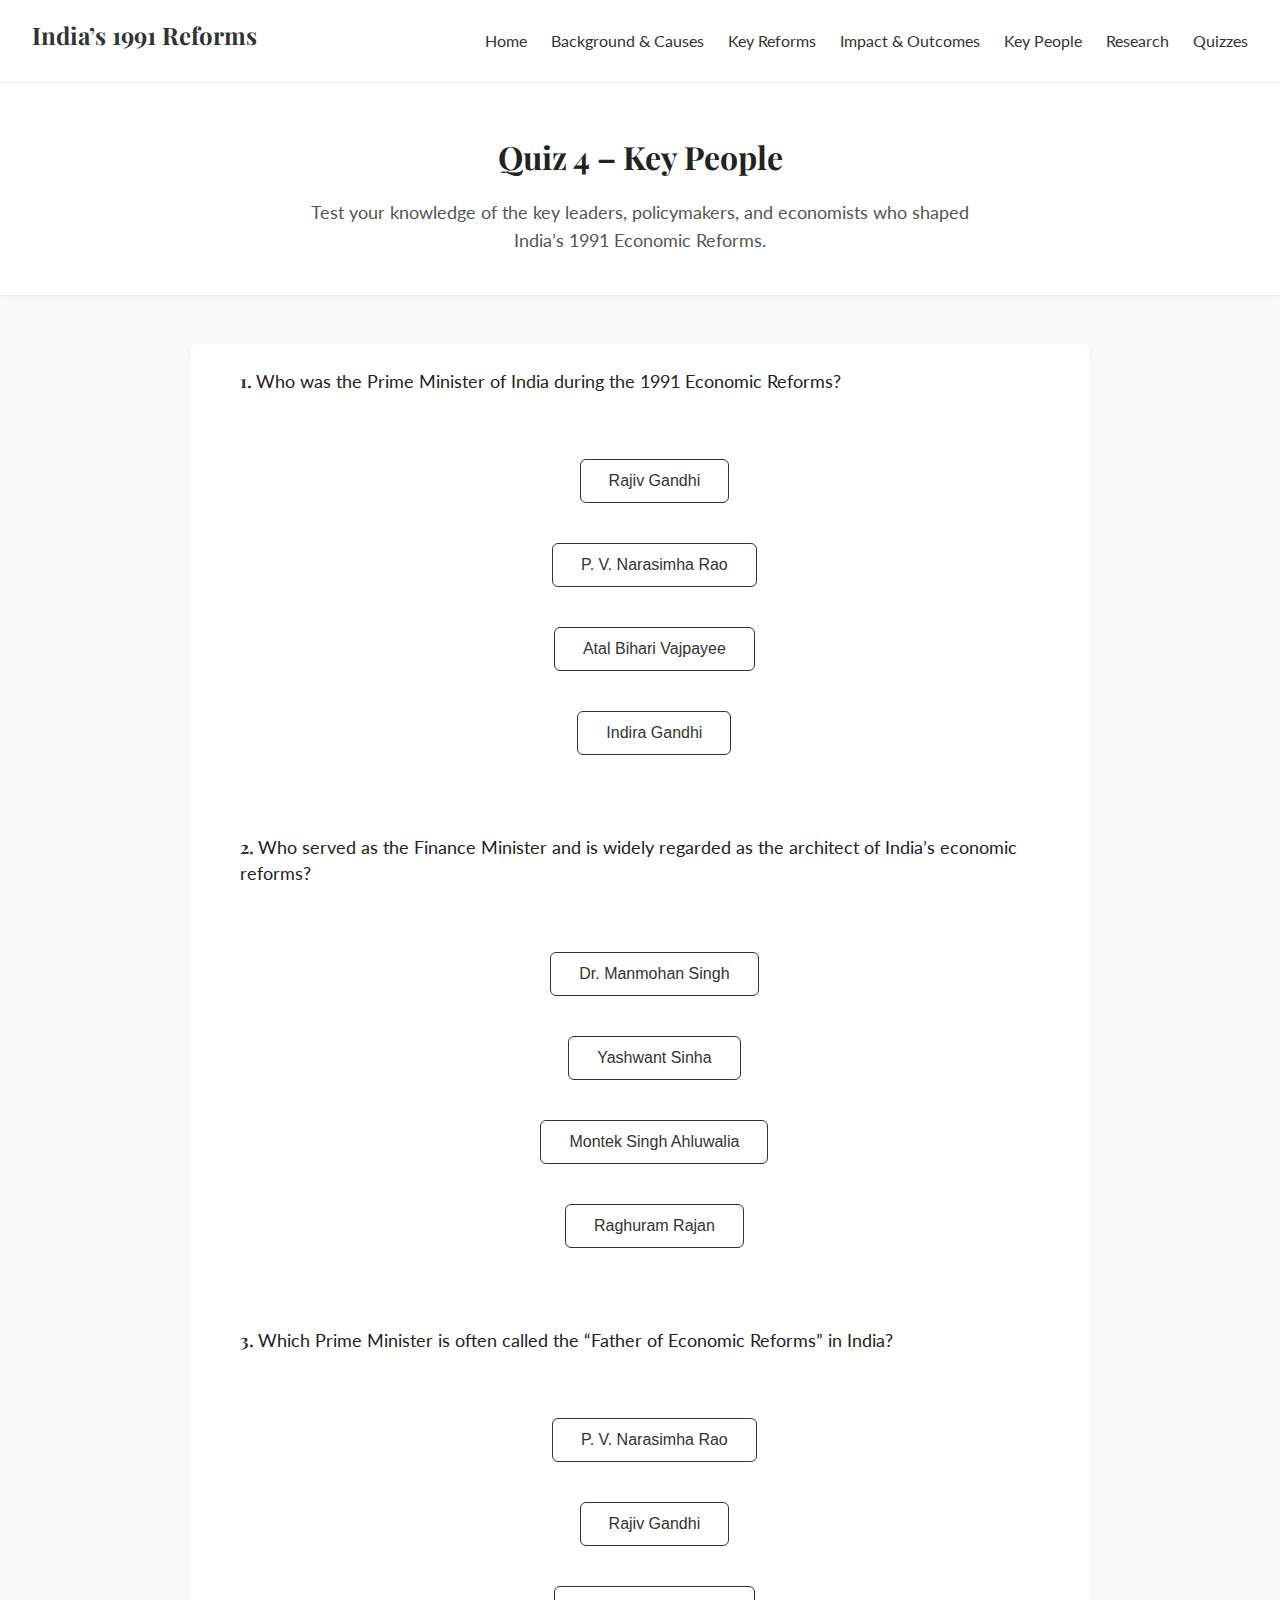
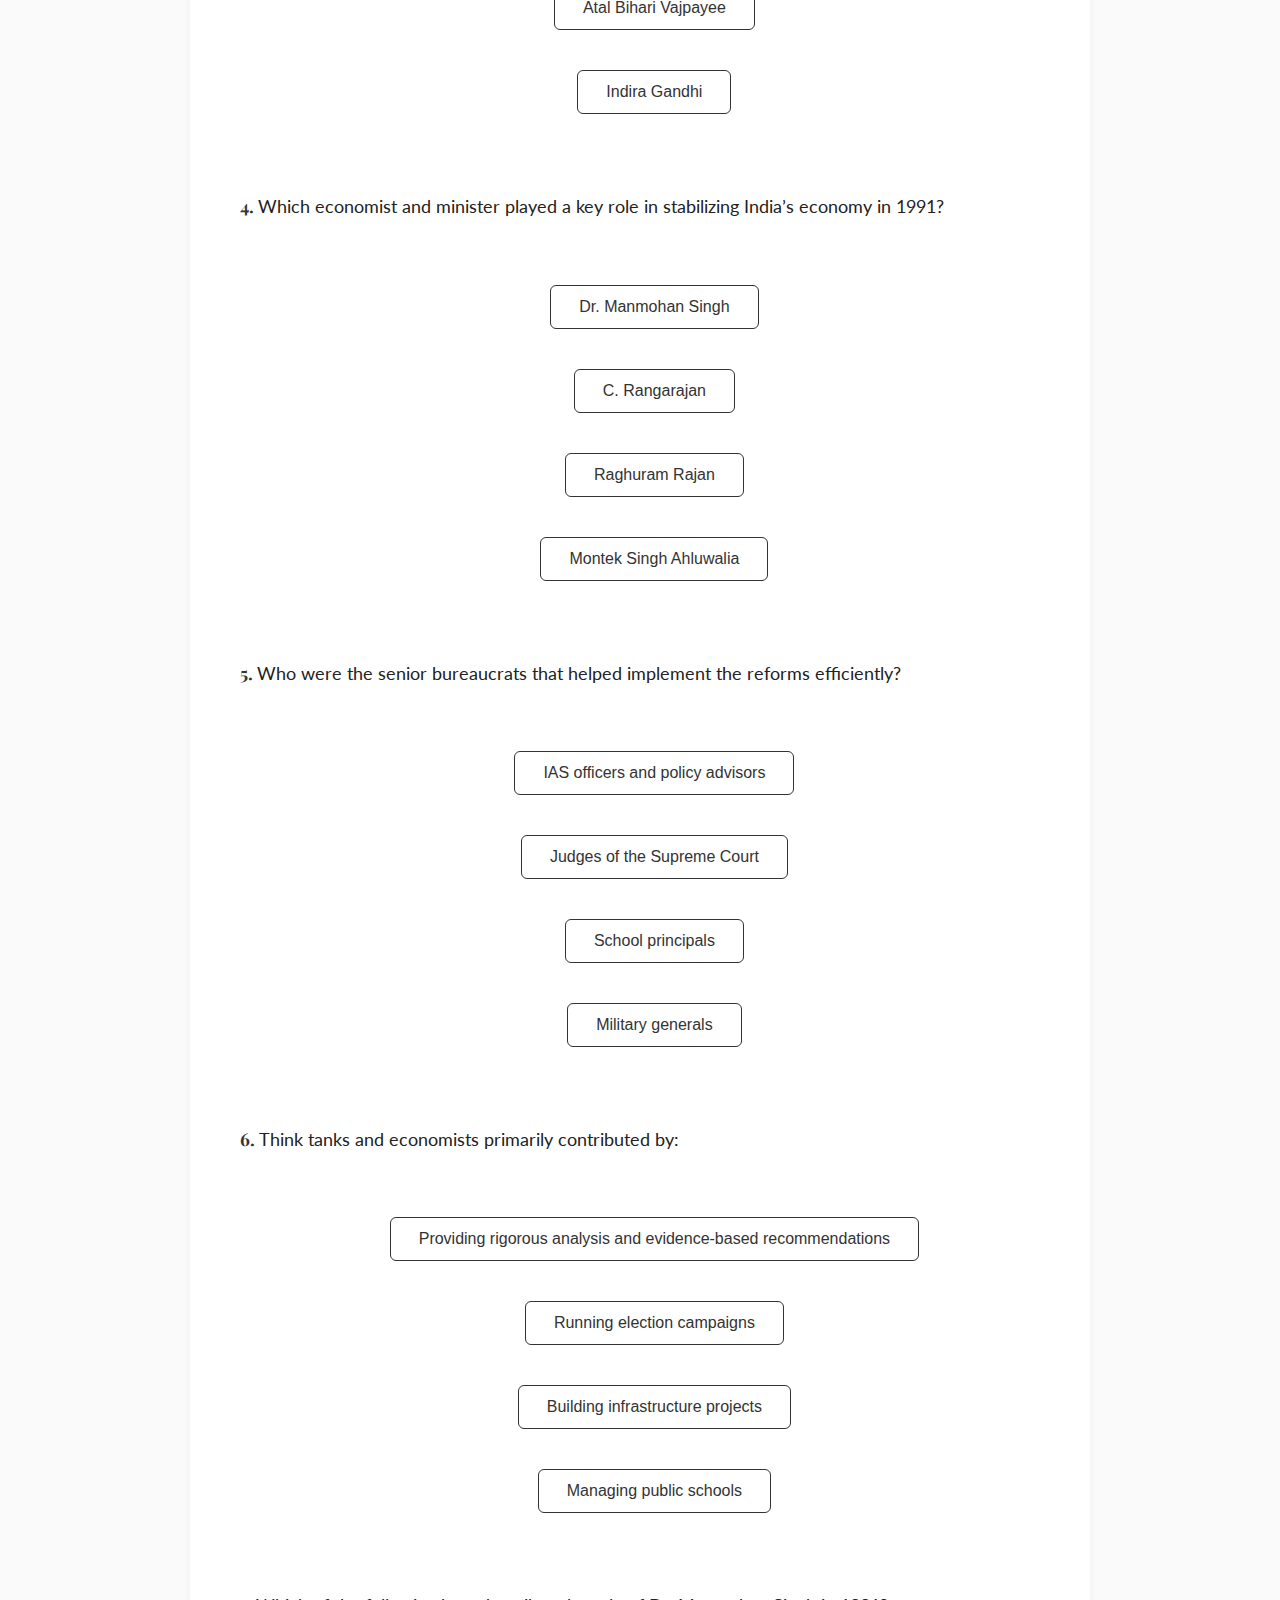
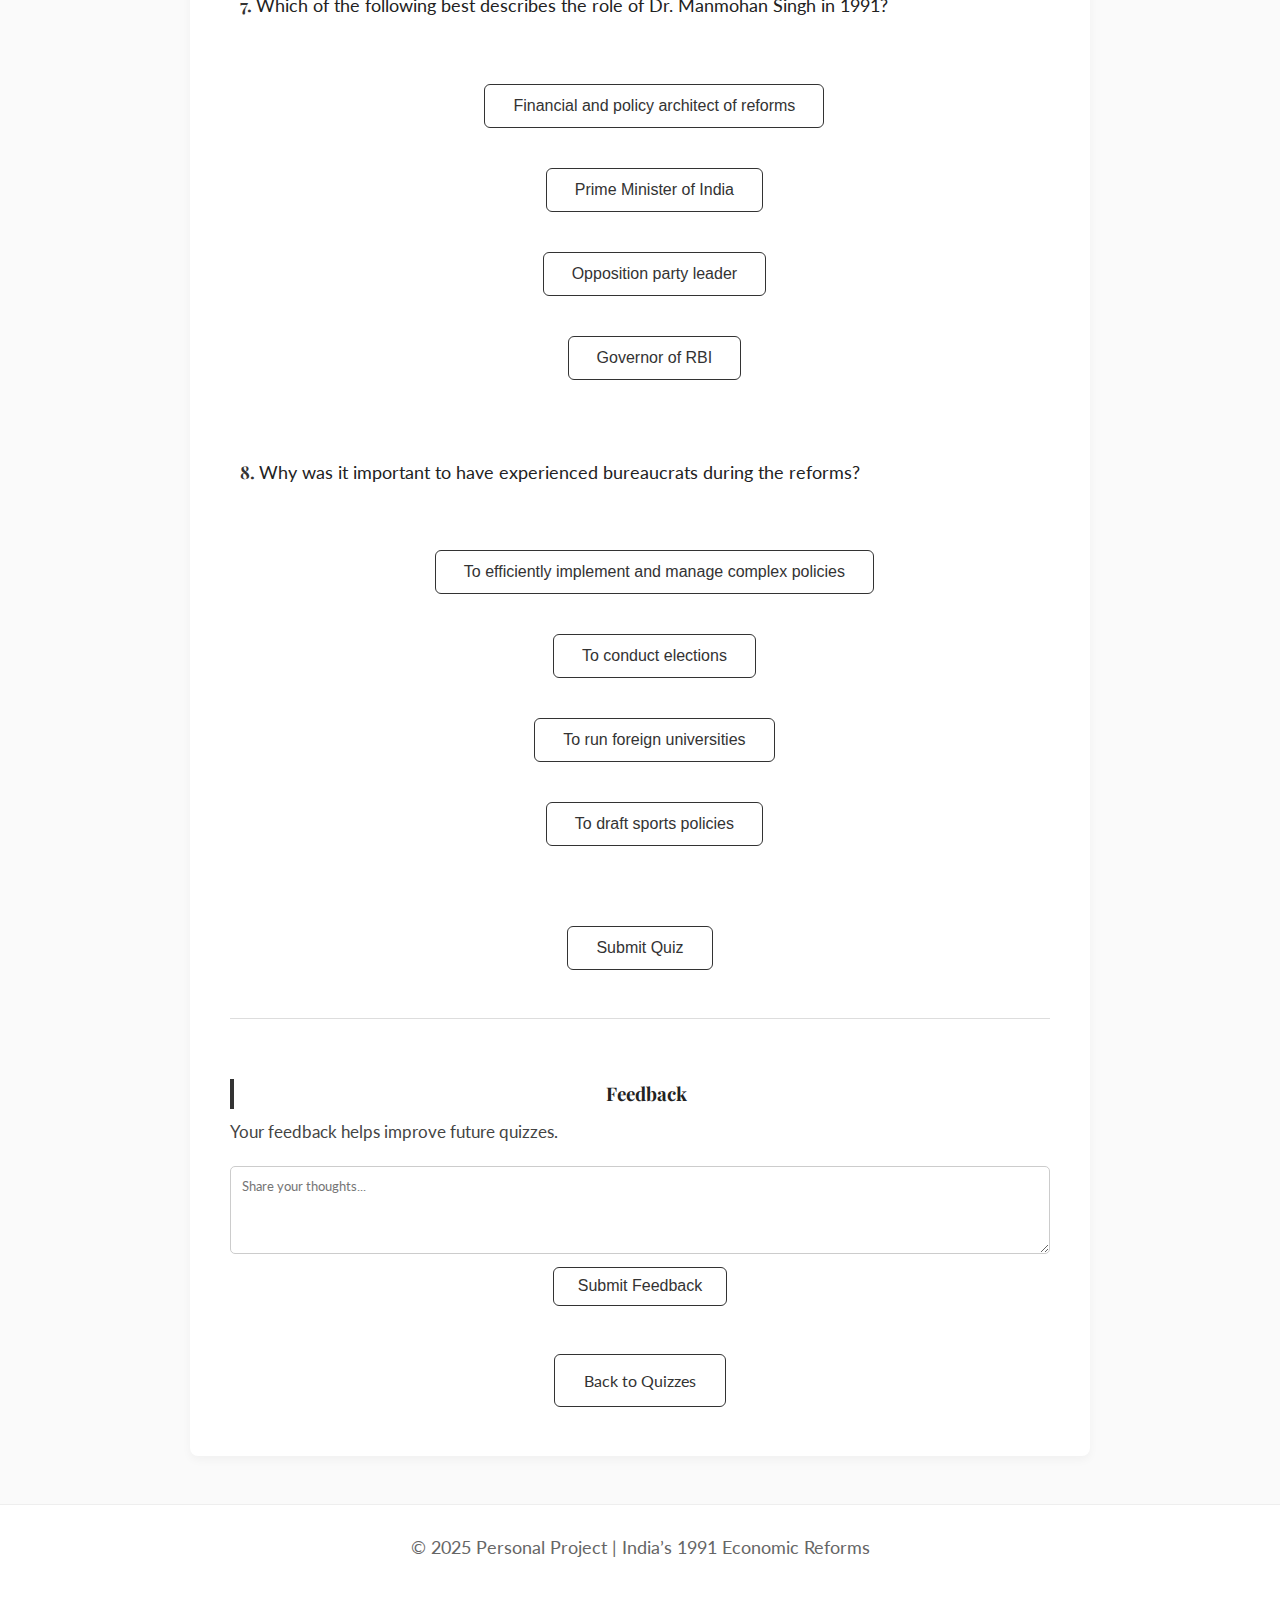
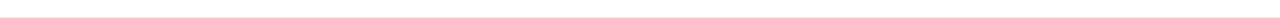
<file: quiz4.html>
<!DOCTYPE html>
<html lang="en">

<head>
  <meta charset="UTF-8" />
  <meta name="viewport" content="width=device-width, initial-scale=1.0" />
  <title>Quiz 4 – Key People | India’s 1991 Economic Reforms</title>

  <link
    href="https://fonts.googleapis.com/css2?family=Playfair+Display:wght@400;700&family=Lato:wght@300;400&display=swap"
    rel="stylesheet">
  <link rel="stylesheet" href="style.css" />
</head>

<body>
  <!-- Header -->
  <header>
    <nav>
      <h1>India’s 1991 Reforms</h1>
      <ul>
        <li><a href="index.html">Home</a></li>
        <li><a href="topic1.html">Background & Causes</a></li>
        <li><a href="topic2.html">Key Reforms</a></li>
        <li><a href="topic3.html">Impact & Outcomes</a></li>
        <li><a href="topic4.html" class="active">Key People</a></li>
        <li><a href="sources.html">Research</a></li>
        <li><a href="quizzes.html">Quizzes</a></li>
      </ul>
      <button class="nav-toggle">☰</button>
    </nav>
  </header>

  <!-- Quiz Section -->
  <section class="page-header fade-in">
    <h2>Quiz 4 – Key People</h2>
    <p>Test your knowledge of the key leaders, policymakers, and economists who shaped India’s 1991 Economic Reforms.
    </p>
  </section>

  <section class="content fade-in">
    <form id="quiz-form" class="quiz-form">

      <!-- Question 1 -->
      <div class="question">
        <div class="question-header">
          <span class="question-number">1.</span>
          <span class="question-text">Who was the Prime Minister of India during the 1991 Economic Reforms?</span>
        </div>
        <div class="answer-options">
          <button type="button" class="quiz-btn" data-question="q1" data-value="a">Rajiv Gandhi</button>
          <button type="button" class="quiz-btn" data-question="q1" data-value="b">P. V. Narasimha Rao</button>
          <button type="button" class="quiz-btn" data-question="q1" data-value="c">Atal Bihari Vajpayee</button>
          <button type="button" class="quiz-btn" data-question="q1" data-value="d">Indira Gandhi</button>
        </div>
      </div>

      <!-- Question 2 -->
      <div class="question">
        <div class="question-header">
          <span class="question-number">2.</span>
          <span class="question-text">Who served as the Finance Minister and is widely regarded as the architect of
            India’s economic reforms?</span>
        </div>
        <div class="answer-options">
          <button type="button" class="quiz-btn" data-question="q2" data-value="a">Dr. Manmohan Singh</button>
          <button type="button" class="quiz-btn" data-question="q2" data-value="b">Yashwant Sinha</button>
          <button type="button" class="quiz-btn" data-question="q2" data-value="c">Montek Singh Ahluwalia</button>
          <button type="button" class="quiz-btn" data-question="q2" data-value="d">Raghuram Rajan</button>
        </div>
      </div>

      <!-- Question 3 -->
      <div class="question">
        <div class="question-header">
          <span class="question-number">3.</span>
          <span class="question-text">Which Prime Minister is often called the “Father of Economic Reforms” in
            India?</span>
        </div>
        <div class="answer-options">
          <button type="button" class="quiz-btn" data-question="q3" data-value="a">P. V. Narasimha Rao</button>
          <button type="button" class="quiz-btn" data-question="q3" data-value="b">Rajiv Gandhi</button>
          <button type="button" class="quiz-btn" data-question="q3" data-value="c">Atal Bihari Vajpayee</button>
          <button type="button" class="quiz-btn" data-question="q3" data-value="d">Indira Gandhi</button>
        </div>
      </div>

      <!-- Question 4 -->
      <div class="question">
        <div class="question-header">
          <span class="question-number">4.</span>
          <span class="question-text">Which economist and minister played a key role in stabilizing India’s economy in
            1991?</span>
        </div>
        <div class="answer-options">
          <button type="button" class="quiz-btn" data-question="q4" data-value="a">Dr. Manmohan Singh</button>
          <button type="button" class="quiz-btn" data-question="q4" data-value="b">C. Rangarajan</button>
          <button type="button" class="quiz-btn" data-question="q4" data-value="c">Raghuram Rajan</button>
          <button type="button" class="quiz-btn" data-question="q4" data-value="d">Montek Singh Ahluwalia</button>
        </div>
      </div>

      <!-- Question 5 -->
      <div class="question">
        <div class="question-header">
          <span class="question-number">5.</span>
          <span class="question-text">Who were the senior bureaucrats that helped implement the reforms
            efficiently?</span>
        </div>
        <div class="answer-options">
          <button type="button" class="quiz-btn" data-question="q5" data-value="a">IAS officers and policy
            advisors</button>
          <button type="button" class="quiz-btn" data-question="q5" data-value="b">Judges of the Supreme Court</button>
          <button type="button" class="quiz-btn" data-question="q5" data-value="c">School principals</button>
          <button type="button" class="quiz-btn" data-question="q5" data-value="d">Military generals</button>
        </div>
      </div>

      <!-- Question 6 -->
      <div class="question">
        <div class="question-header">
          <span class="question-number">6.</span>
          <span class="question-text">Think tanks and economists primarily contributed by:</span>
        </div>
        <div class="answer-options">
          <button type="button" class="quiz-btn" data-question="q6" data-value="a">Providing rigorous analysis and
            evidence-based recommendations</button>
          <button type="button" class="quiz-btn" data-question="q6" data-value="b">Running election campaigns</button>
          <button type="button" class="quiz-btn" data-question="q6" data-value="c">Building infrastructure
            projects</button>
          <button type="button" class="quiz-btn" data-question="q6" data-value="d">Managing public schools</button>
        </div>
      </div>

      <!-- Question 7 -->
      <div class="question">
        <div class="question-header">
          <span class="question-number">7.</span>
          <span class="question-text">Which of the following best describes the role of Dr. Manmohan Singh in
            1991?</span>
        </div>
        <div class="answer-options">
          <button type="button" class="quiz-btn" data-question="q7" data-value="a">Financial and policy architect of
            reforms</button>
          <button type="button" class="quiz-btn" data-question="q7" data-value="b">Prime Minister of India</button>
          <button type="button" class="quiz-btn" data-question="q7" data-value="c">Opposition party leader</button>
          <button type="button" class="quiz-btn" data-question="q7" data-value="d">Governor of RBI</button>
        </div>
      </div>

      <!-- Question 8 -->
      <div class="question">
        <div class="question-header">
          <span class="question-number">8.</span>
          <span class="question-text">Why was it important to have experienced bureaucrats during the reforms?</span>
        </div>
        <div class="answer-options">
          <button type="button" class="quiz-btn" data-question="q8" data-value="a">To efficiently implement and manage
            complex policies</button>
          <button type="button" class="quiz-btn" data-question="q8" data-value="b">To conduct elections</button>
          <button type="button" class="quiz-btn" data-question="q8" data-value="c">To run foreign universities</button>
          <button type="button" class="quiz-btn" data-question="q8" data-value="d">To draft sports policies</button>
        </div>
      </div>

      <button type="button" onclick="checkAnswers()">Submit Quiz</button>
    </form>
    <div id="result" style="margin-top: 2em; font-size: 1.2rem; text-align: center; font-weight: bold;"></div>

    <!-- Feedback Section -->
    <div class="feedback-section">
      <h3>Feedback</h3>
      <p>Your feedback helps improve future quizzes.</p>
      <form id="feedback-form">
        <textarea placeholder="Share your thoughts..." rows="4"></textarea><br>
        <button type="submit">Submit Feedback</button>
      </form>
    </div>

    <div class="next-section" style="text-align: center; margin-top: 3em;">
      <a href="quizzes.html" class="next-button">Back to Quizzes</a>
    </div>
  </section>

  <footer>
    <p>© 2025 Personal Project | India’s 1991 Economic Reforms</p>
  </footer>

  <script>
    const answers = { q1: "b", q2: "a", q3: "a", q4: "a", q5: "a", q6: "a", q7: "a", q8: "a" };
    const selectedAnswers = {};

    // Handle button selection
    document.querySelectorAll(".quiz-btn").forEach(btn => {
      btn.addEventListener("click", () => {
        const q = btn.dataset.question;
        const value = btn.dataset.value;

        selectedAnswers[q] = value;

        // Highlight selected button and reset others in the same question
        document.querySelectorAll(`.quiz-btn[data-question="${q}"]`).forEach(b => {
          b.classList.toggle("selected", b === btn);
        });
      });
    });

    function checkAnswers() {
      let score = 0;
      for (let q in answers) {
        if (selectedAnswers[q] === answers[q]) score++;
      }
      const result = document.getElementById("result");
      result.textContent = `You scored ${score} out of 8!`;
      result.style.color = score >= 6 ? "green" : "red";
    }
  </script>
</body>

</html>
</file>
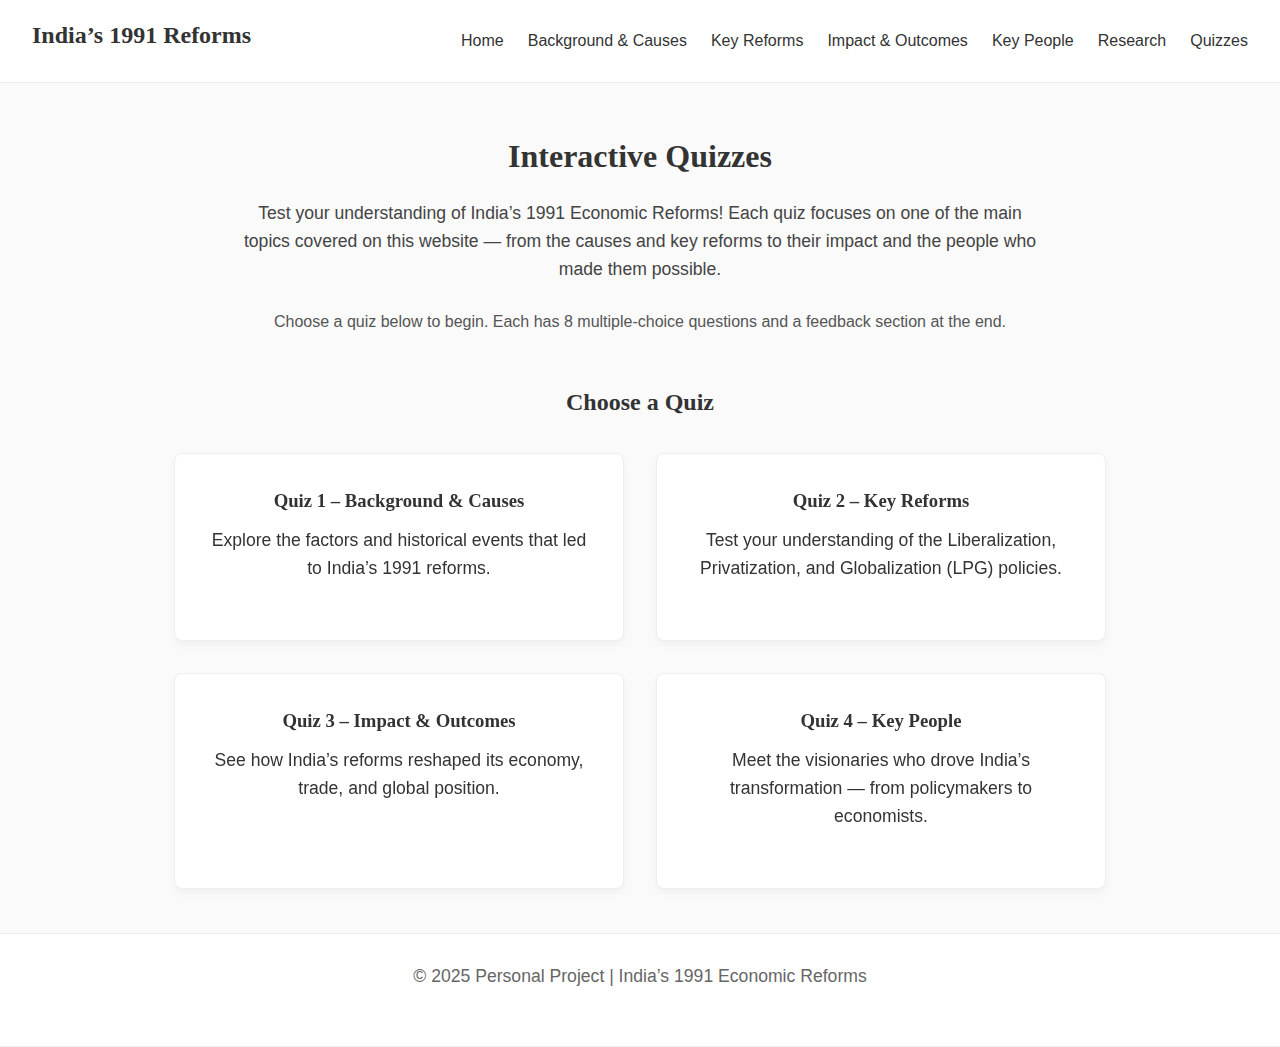
<file: quizzes.html>
<!DOCTYPE html>
<html lang="en">
<head>
  <meta charset="UTF-8" />
  <meta name="viewport" content="width=device-width, initial-scale=1.0" />
  <title>Quizzes | India’s 1991 Economic Reforms</title>
  <link rel="stylesheet" href="style.css" />
</head>

<body>
  <!-- Header / Navigation -->
  <header>
    <nav>
      <h1>India’s 1991 Reforms</h1>
      <ul>
        <li><a href="index.html">Home</a></li>
        <li><a href="topic1.html">Background & Causes</a></li>
        <li><a href="topic2.html">Key Reforms</a></li>
        <li><a href="topic3.html">Impact & Outcomes</a></li>
        <li><a href="topic4.html">Key People</a></li>
        <li><a href="sources.html">Research</a></li>
        <li><a href="quizzes.html" class="active">Quizzes</a></li>
      </ul>
      <button class="nav-toggle">☰</button>
    </nav>
  </header>

  <!-- Hero Section -->
  <section id="hero" class="fade-in" style="padding: 3em 1em;">
    <div class="hero-content" style="max-width: 800px; margin: 0 auto; text-align: center;">
      <h2>Interactive Quizzes</h2>
      <p style="font-size: 1.1rem; color: #444;">
        Test your understanding of India’s 1991 Economic Reforms!  
        Each quiz focuses on one of the main topics covered on this website — from the causes and key reforms to their impact and the people who made them possible.
      </p>
      <p style="font-size: 1rem; color: #555; margin-top: 1em;">
        Choose a quiz below to begin. Each has 8 multiple-choice questions and a feedback section at the end.
      </p>
    </div>
  </section>

  <!-- Quiz Selection Cards -->
  <section id="explore" style="margin-top: 0; padding-top: 1em;">
    <h2>Choose a Quiz</h2>
    <div class="cards">
      <a href="quiz1.html" class="card">
        <h3>Quiz 1 – Background & Causes</h3>
        <p>Explore the factors and historical events that led to India’s 1991 reforms.</p>
      </a>

      <a href="quiz2.html" class="card">
        <h3>Quiz 2 – Key Reforms</h3>
        <p>Test your understanding of the Liberalization, Privatization, and Globalization (LPG) policies.</p>
      </a>

      <a href="quiz3.html" class="card">
        <h3>Quiz 3 – Impact & Outcomes</h3>
        <p>See how India’s reforms reshaped its economy, trade, and global position.</p>
      </a>

      <a href="quiz4.html" class="card">
        <h3>Quiz 4 – Key People</h3>
        <p>Meet the visionaries who drove India’s transformation — from policymakers to economists.</p>
      </a>
    </div>
  </section>

  <!-- Footer -->
  <footer>
    <p>© 2025 Personal Project | India’s 1991 Economic Reforms</p>
  </footer>

  <!-- JS for fade-in and nav toggle -->
  <script>
    const navToggle = document.querySelector('.nav-toggle');
    const navMenu = document.querySelector('nav ul');
    navToggle.addEventListener('click', () => navMenu.classList.toggle('show'));

    const faders = document.querySelectorAll("section, .card");
    const appearOptions = { threshold: 0.2, rootMargin: "0px 0px -50px 0px" };

    const appearOnScroll = new IntersectionObserver((entries, observer) => {
      entries.forEach(entry => {
        if (!entry.isIntersecting) return;
        entry.target.classList.add("fade-in");
        observer.unobserve(entry.target);
      });
    }, appearOptions);

    faders.forEach(fader => appearOnScroll.observe(fader));
  </script>
</body>
</html>
</file>
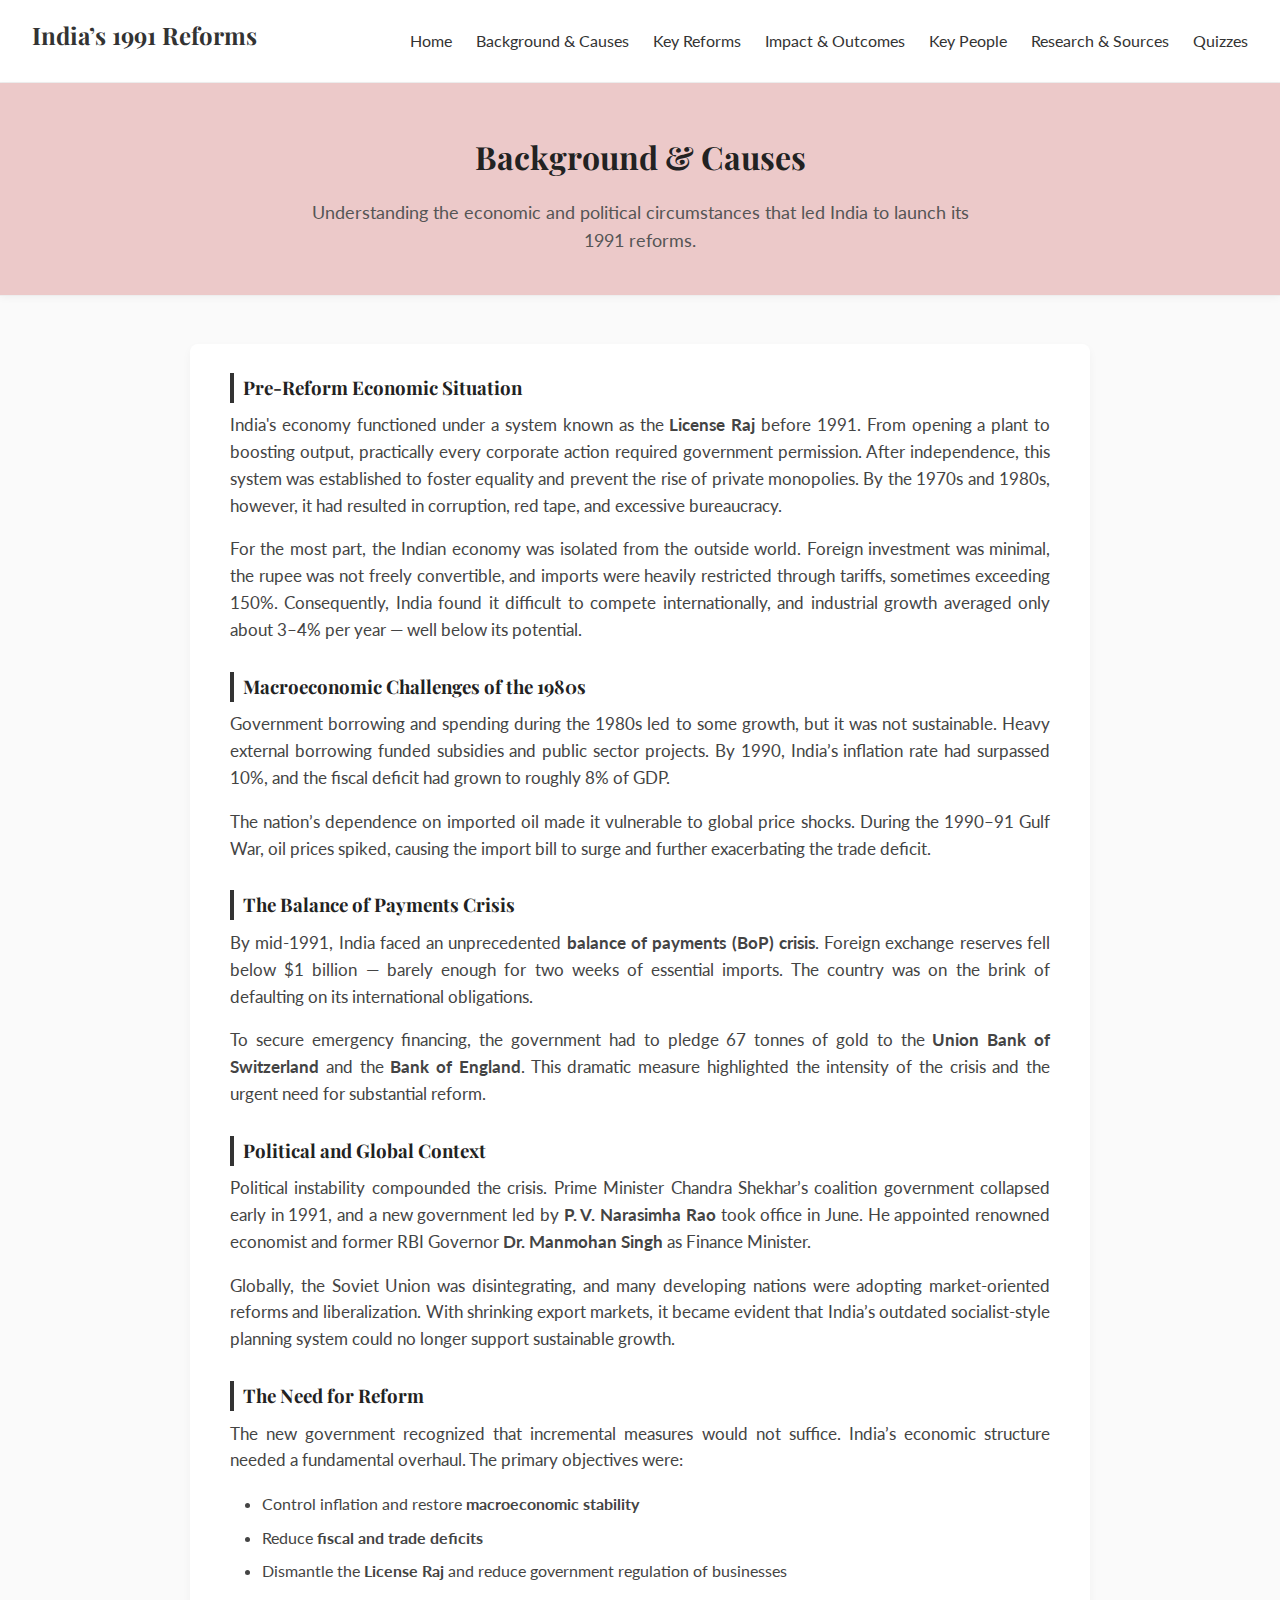
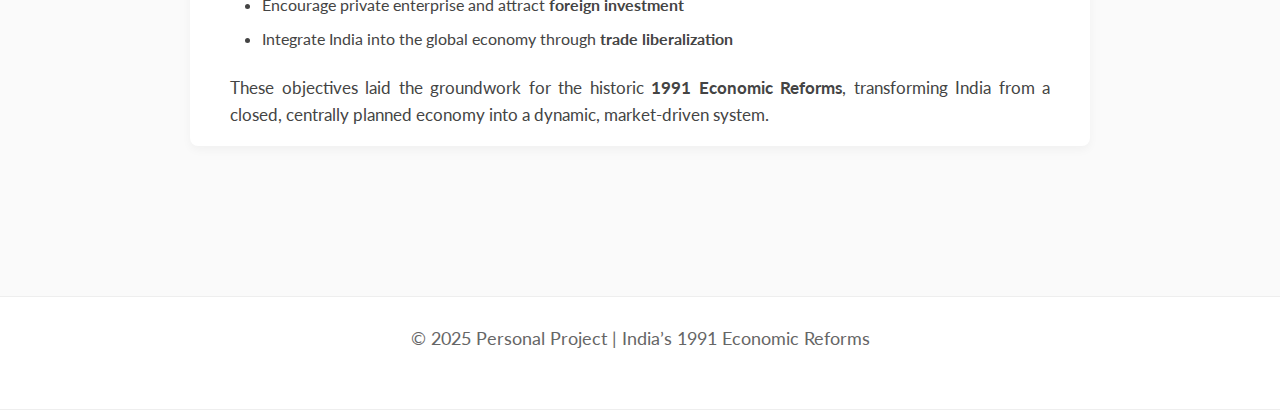
<file: topic1.html>
<!DOCTYPE html>
<html lang="en">
<head>
  <meta charset="UTF-8" />
  <meta name="viewport" content="width=device-width, initial-scale=1.0" />
  <title>Background & Causes | India’s 1991 Economic Reforms</title>

  <!-- Fonts -->
  <link href="https://fonts.googleapis.com/css2?family=Playfair+Display:wght@400;700&family=Lato:wght@300;400&display=swap" rel="stylesheet">

  <!-- Stylesheet -->
  <link rel="stylesheet" href="style.css" />
</head>

<body>
  <!-- Header and Navigation -->
  <header>
    <nav>
      <h1>India’s 1991 Reforms</h1>
      <ul>
        <li><a href="index.html">Home</a></li>
        <li><a href="topic1.html">Background & Causes</a></li>
        <li><a href="topic2.html">Key Reforms</a></li>
        <li><a href="topic3.html">Impact & Outcomes</a></li>
        <li><a href="topic4.html">Key People</a></li>
        <li><a href="topic5.html">Research & Sources</a></li>
        <li><a href="quizzes.html">Quizzes</a></li>
      </ul>
    </nav>
  </header>

  <!-- Main Content -->
  <main>
    <section class="page-header background">
      <h2>Background & Causes</h2>
      <p>Understanding the economic and political circumstances that led India to launch its 1991 reforms.</p>
    </section>

    <section class="content">
      <h3>Pre-Reform Economic Situation</h3>
      <p>
        India's economy functioned under a system known as the <strong>License Raj</strong> before 1991. 
        From opening a plant to boosting output, practically every corporate action required government permission. 
        After independence, this system was established to foster equality and prevent the rise of private monopolies. 
        By the 1970s and 1980s, however, it had resulted in corruption, red tape, and excessive bureaucracy.
      </p>
      <p>
        For the most part, the Indian economy was isolated from the outside world. Foreign investment was minimal, 
        the rupee was not freely convertible, and imports were heavily restricted through tariffs, sometimes exceeding 150%. 
        Consequently, India found it difficult to compete internationally, and industrial growth averaged only about 
        3–4% per year — well below its potential.
      </p>

      <h3>Macroeconomic Challenges of the 1980s</h3>
      <p>
        Government borrowing and spending during the 1980s led to some growth, but it was not sustainable. 
        Heavy external borrowing funded subsidies and public sector projects. By 1990, India’s inflation rate had surpassed 10%, 
        and the fiscal deficit had grown to roughly 8% of GDP.
      </p>
      <p>
        The nation’s dependence on imported oil made it vulnerable to global price shocks. During the 1990–91 Gulf War, 
        oil prices spiked, causing the import bill to surge and further exacerbating the trade deficit.
      </p>

      <h3>The Balance of Payments Crisis</h3>
      <p>
        By mid-1991, India faced an unprecedented <strong>balance of payments (BoP) crisis</strong>. 
        Foreign exchange reserves fell below $1 billion — barely enough for two weeks of essential imports. 
        The country was on the brink of defaulting on its international obligations.
      </p>
      <p>
        To secure emergency financing, the government had to pledge 67 tonnes of gold to the <strong>Union Bank of Switzerland</strong> 
        and the <strong>Bank of England</strong>. This dramatic measure highlighted the intensity of the crisis and the urgent need for 
        substantial reform.
      </p>

      <h3>Political and Global Context</h3>
      <p>
        Political instability compounded the crisis. Prime Minister Chandra Shekhar’s coalition government collapsed early in 1991, 
        and a new government led by <strong>P. V. Narasimha Rao</strong> took office in June. 
        He appointed renowned economist and former RBI Governor <strong>Dr. Manmohan Singh</strong> as Finance Minister.
      </p>
      <p>
        Globally, the Soviet Union was disintegrating, and many developing nations were adopting market-oriented reforms and liberalization. 
        With shrinking export markets, it became evident that India’s outdated socialist-style planning system could no longer support 
        sustainable growth.
      </p>

      <h3>The Need for Reform</h3>
      <p>
        The new government recognized that incremental measures would not suffice. India’s economic structure needed a fundamental overhaul. 
        The primary objectives were:
      </p>
      <ul>
        <li>Control inflation and restore <strong>macroeconomic stability</strong></li>
        <li>Reduce <strong>fiscal and trade deficits</strong></li>
        <li>Dismantle the <strong>License Raj</strong> and reduce government regulation of businesses</li>
        <li>Encourage private enterprise and attract <strong>foreign investment</strong></li>
        <li>Integrate India into the global economy through <strong>trade liberalization</strong></li>
      </ul>
      <p>
        These objectives laid the groundwork for the historic <strong>1991 Economic Reforms</strong>, transforming India from a 
        closed, centrally planned economy into a dynamic, market-driven system.
      </p>
    </section>

    <section class="next-section">
      <a href="topic2.html" class="next-button">Next: Key Reforms →</a>
    </section>
  </main>

  <!-- Footer -->
  <footer>
    <p>© 2025 Personal Project | India’s 1991 Economic Reforms</p>
  </footer>

  <script src="script.js"></script>
</body>
</html>
</file>
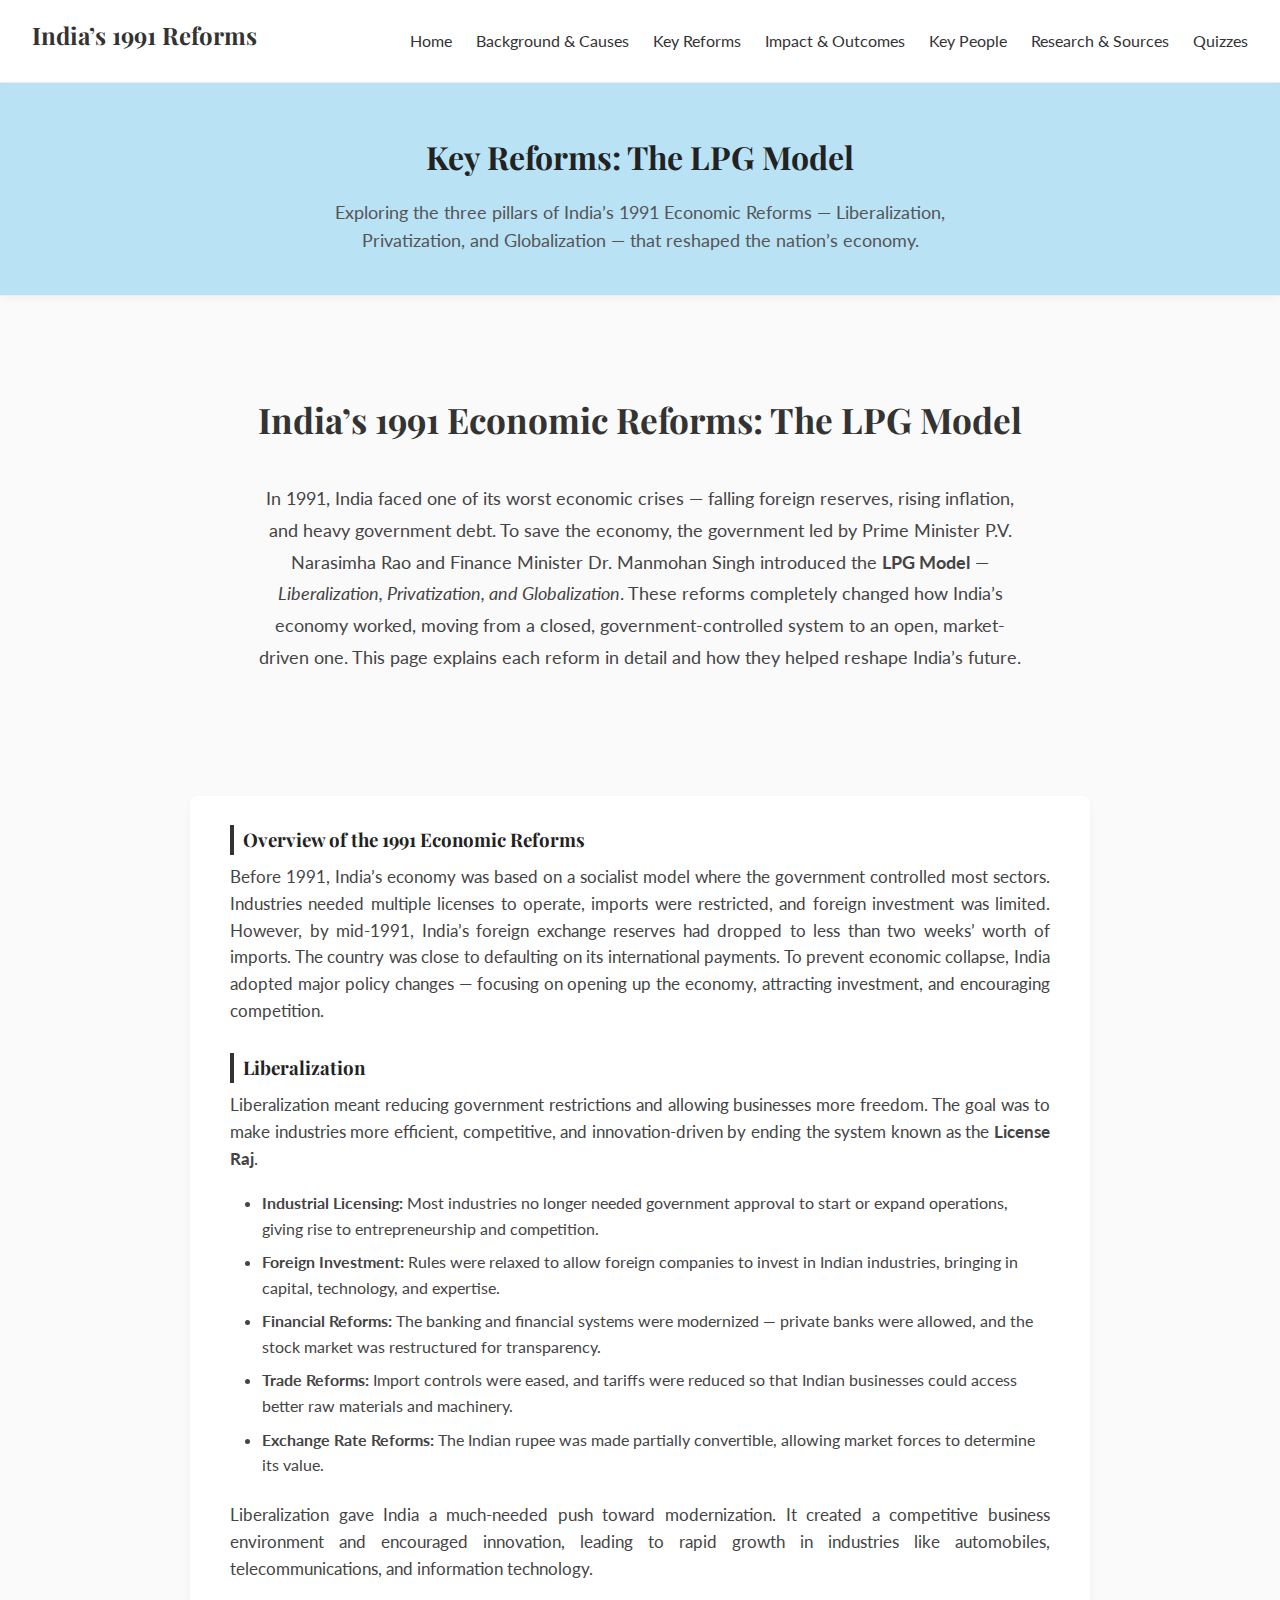
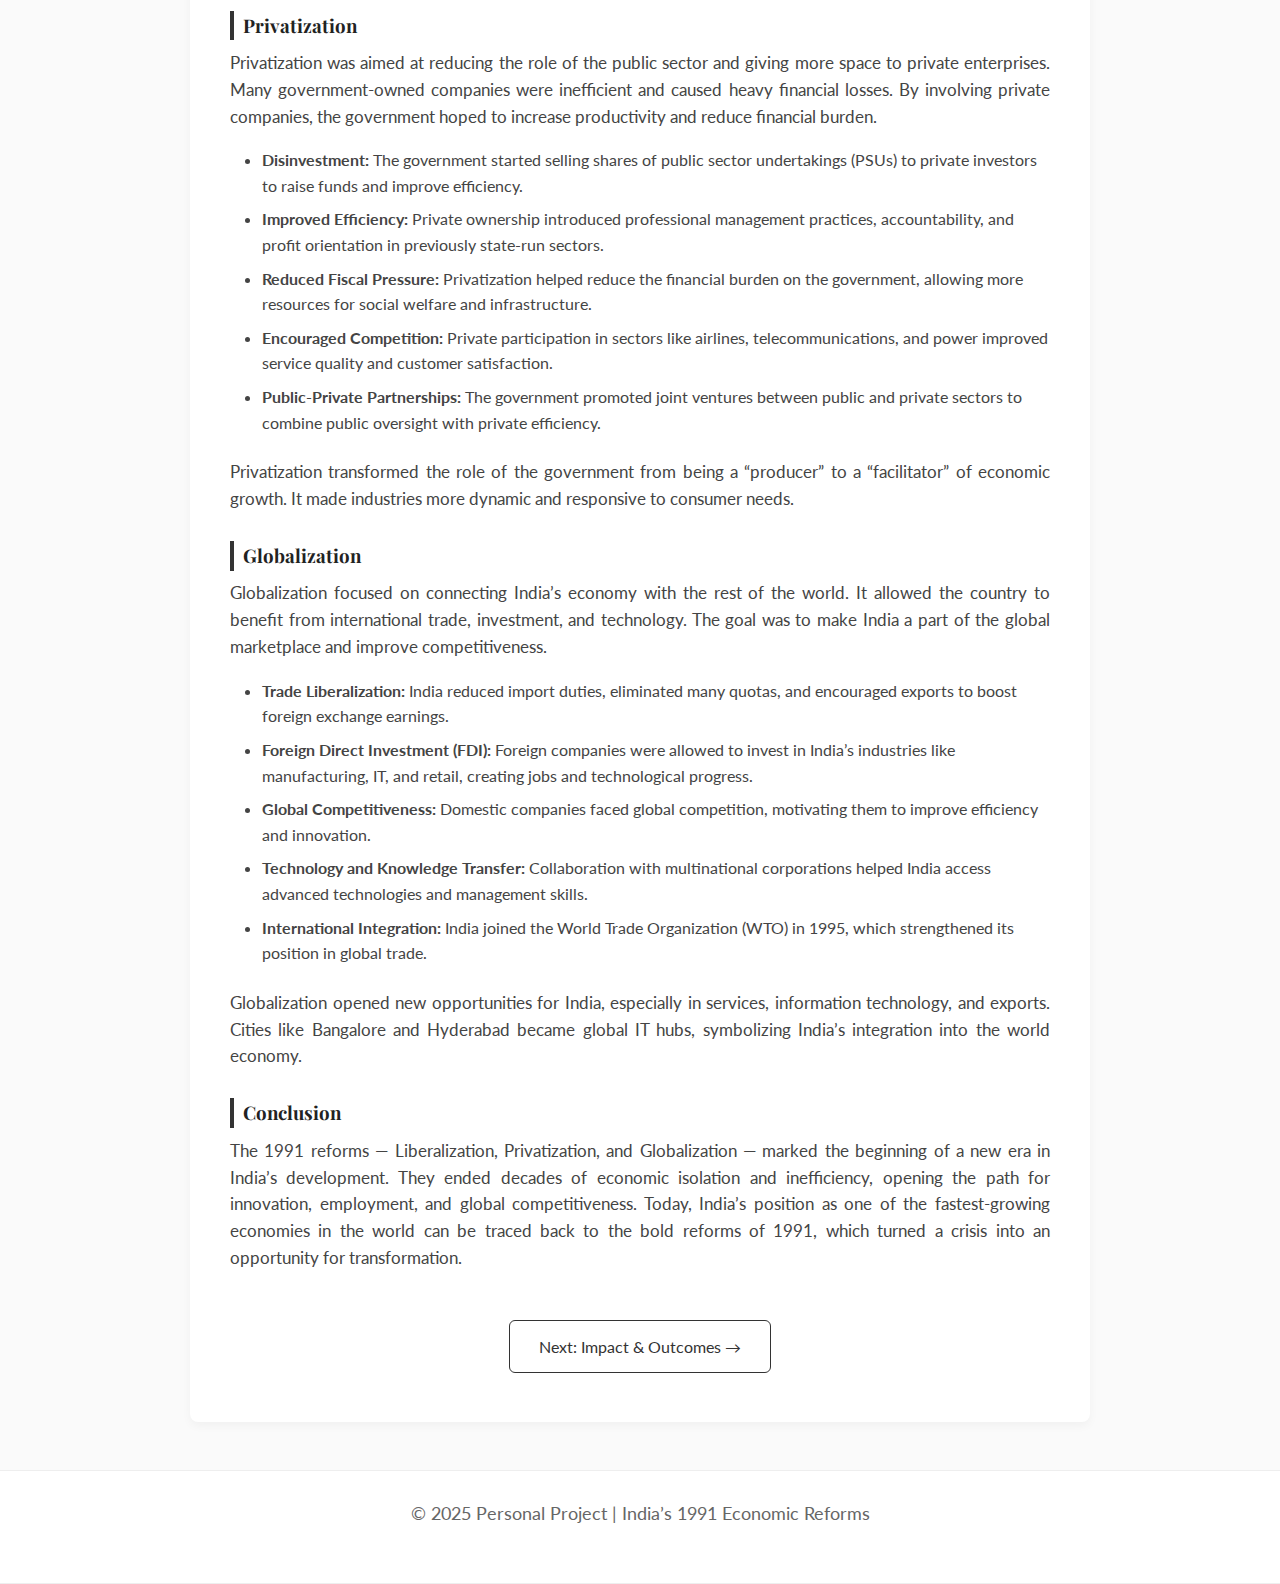
<file: topic2.html>
<!DOCTYPE html>
<html lang="en">
<head>
  <meta charset="UTF-8">
  <meta name="viewport" content="width=device-width, initial-scale=1.0">
  <title>Key Reforms (LPG) - India’s 1991 Economic Reforms</title>

  <!-- Fonts -->
  <link href="https://fonts.googleapis.com/css2?family=Playfair+Display:wght@400;700&family=Lato:wght@300;400&display=swap" rel="stylesheet">

  <!-- Stylesheet -->
  <link rel="stylesheet" href="style.css">
</head>

<body>
  <!-- Header / Navigation -->
  <header>
    <nav>
      <h1>India’s 1991 Reforms</h1>
      <ul>
        <li><a href="index.html">Home</a></li>
        <li><a href="topic1.html">Background & Causes</a></li>
        <li><a href="topic2.html" class="active">Key Reforms</a></li>
        <li><a href="topic3.html">Impact & Outcomes</a></li>
        <li><a href="topic4.html">Key People</a></li>
        <li><a href="topic5.html">Research & Sources</a></li>
        <li><a href="quizzes.html">Quizzes</a></li>
      </ul>
      <button class="nav-toggle">☰</button>
    </nav>
  </header>

  <!-- Page Header -->
  <section class="page-header reforms fade-in">
    <h2>Key Reforms: The LPG Model</h2>
    <p>Exploring the three pillars of India’s 1991 Economic Reforms — Liberalization, Privatization, and Globalization — that reshaped the nation’s economy.</p>
  </section>

  <!-- Hero Section -->
  <section id="hero" class="fade-in">
    <div class="hero-content" style="max-width: 800px; margin: 0 auto; text-align: center; padding: 2em 1em;">
      <h2 style="font-size: 2.2rem; margin-bottom: 1em;">India’s 1991 Economic Reforms: The LPG Model</h2>
      <p style="font-size: 1.1rem; line-height: 1.8; color: #444;">
        In 1991, India faced one of its worst economic crises — falling foreign reserves, rising inflation, and heavy government debt.
        To save the economy, the government led by Prime Minister P.V. Narasimha Rao and Finance Minister Dr. Manmohan Singh introduced the 
        <strong>LPG Model</strong> — <em>Liberalization, Privatization, and Globalization</em>. 
        These reforms completely changed how India’s economy worked, moving from a closed, government-controlled system to an open, market-driven one.
        This page explains each reform in detail and how they helped reshape India’s future.
      </p>
    </div>
  </section>

  <!-- Main Content Section -->
  <section class="content topic2 fade-in">
    <h3>Overview of the 1991 Economic Reforms</h3>
    <p>Before 1991, India’s economy was based on a socialist model where the government controlled most sectors. 
      Industries needed multiple licenses to operate, imports were restricted, and foreign investment was limited. 
      However, by mid-1991, India’s foreign exchange reserves had dropped to less than two weeks’ worth of imports. 
      The country was close to defaulting on its international payments. 
      To prevent economic collapse, India adopted major policy changes — focusing on opening up the economy, attracting investment, and encouraging competition.</p>

    <h3>Liberalization</h3>
    <p>Liberalization meant reducing government restrictions and allowing businesses more freedom. 
      The goal was to make industries more efficient, competitive, and innovation-driven by ending the system known as the <strong>License Raj</strong>.</p>
    <ul>
      <li><strong>Industrial Licensing:</strong> Most industries no longer needed government approval to start or expand operations, giving rise to entrepreneurship and competition.</li>
      <li><strong>Foreign Investment:</strong> Rules were relaxed to allow foreign companies to invest in Indian industries, bringing in capital, technology, and expertise.</li>
      <li><strong>Financial Reforms:</strong> The banking and financial systems were modernized — private banks were allowed, and the stock market was restructured for transparency.</li>
      <li><strong>Trade Reforms:</strong> Import controls were eased, and tariffs were reduced so that Indian businesses could access better raw materials and machinery.</li>
      <li><strong>Exchange Rate Reforms:</strong> The Indian rupee was made partially convertible, allowing market forces to determine its value.</li>
    </ul>
    <p>Liberalization gave India a much-needed push toward modernization. It created a competitive business environment and encouraged innovation, leading to rapid growth in industries like automobiles, telecommunications, and information technology.</p>

    <h3>Privatization</h3>
    <p>Privatization was aimed at reducing the role of the public sector and giving more space to private enterprises. 
      Many government-owned companies were inefficient and caused heavy financial losses. By involving private companies, the government hoped to increase productivity and reduce financial burden.</p>
    <ul>
      <li><strong>Disinvestment:</strong> The government started selling shares of public sector undertakings (PSUs) to private investors to raise funds and improve efficiency.</li>
      <li><strong>Improved Efficiency:</strong> Private ownership introduced professional management practices, accountability, and profit orientation in previously state-run sectors.</li>
      <li><strong>Reduced Fiscal Pressure:</strong> Privatization helped reduce the financial burden on the government, allowing more resources for social welfare and infrastructure.</li>
      <li><strong>Encouraged Competition:</strong> Private participation in sectors like airlines, telecommunications, and power improved service quality and customer satisfaction.</li>
      <li><strong>Public-Private Partnerships:</strong> The government promoted joint ventures between public and private sectors to combine public oversight with private efficiency.</li>
    </ul>
    <p>Privatization transformed the role of the government from being a “producer” to a “facilitator” of economic growth. It made industries more dynamic and responsive to consumer needs.</p>

    <h3>Globalization</h3>
    <p>Globalization focused on connecting India’s economy with the rest of the world. 
      It allowed the country to benefit from international trade, investment, and technology. 
      The goal was to make India a part of the global marketplace and improve competitiveness.</p>
    <ul>
      <li><strong>Trade Liberalization:</strong> India reduced import duties, eliminated many quotas, and encouraged exports to boost foreign exchange earnings.</li>
      <li><strong>Foreign Direct Investment (FDI):</strong> Foreign companies were allowed to invest in India’s industries like manufacturing, IT, and retail, creating jobs and technological progress.</li>
      <li><strong>Global Competitiveness:</strong> Domestic companies faced global competition, motivating them to improve efficiency and innovation.</li>
      <li><strong>Technology and Knowledge Transfer:</strong> Collaboration with multinational corporations helped India access advanced technologies and management skills.</li>
      <li><strong>International Integration:</strong> India joined the World Trade Organization (WTO) in 1995, which strengthened its position in global trade.</li>
    </ul>
    <p>Globalization opened new opportunities for India, especially in services, information technology, and exports. 
      Cities like Bangalore and Hyderabad became global IT hubs, symbolizing India’s integration into the world economy.</p>

    <h3>Conclusion</h3>
    <p>The 1991 reforms — Liberalization, Privatization, and Globalization — marked the beginning of a new era in India’s development. 
      They ended decades of economic isolation and inefficiency, opening the path for innovation, employment, and global competitiveness. 
      Today, India’s position as one of the fastest-growing economies in the world can be traced back to the bold reforms of 1991, 
      which turned a crisis into an opportunity for transformation.</p>

    <!-- Next Section Button -->
    <div class="next-section">
      <a href="topic3.html" class="next-button">Next: Impact & Outcomes →</a>
    </div>
  </section>

  <!-- Footer -->
  <footer>
    <p>© 2025 Personal Project | India’s 1991 Economic Reforms</p>
  </footer>

  <!-- JS for mobile nav toggle and fade-in fix -->
  <script>
    // Mobile navigation toggle
    const navToggle = document.querySelector('.nav-toggle');
    const navMenu = document.querySelector('nav ul');
    navToggle.addEventListener('click', () => navMenu.classList.toggle('show'));

    // Fade-in animation fix
    const faders = document.querySelectorAll(".fade-in");
    const appearOptions = {
      threshold: 0.2,
      rootMargin: "0px 0px -50px 0px"
    };

    const appearOnScroll = new IntersectionObserver((entries, observer) => {
      entries.forEach(entry => {
        if (!entry.isIntersecting) return;
        entry.target.classList.add("visible");
        observer.unobserve(entry.target);
      });
    }, appearOptions);

    faders.forEach(fader => appearOnScroll.observe(fader));
  </script>
</body>
</html>
</file>
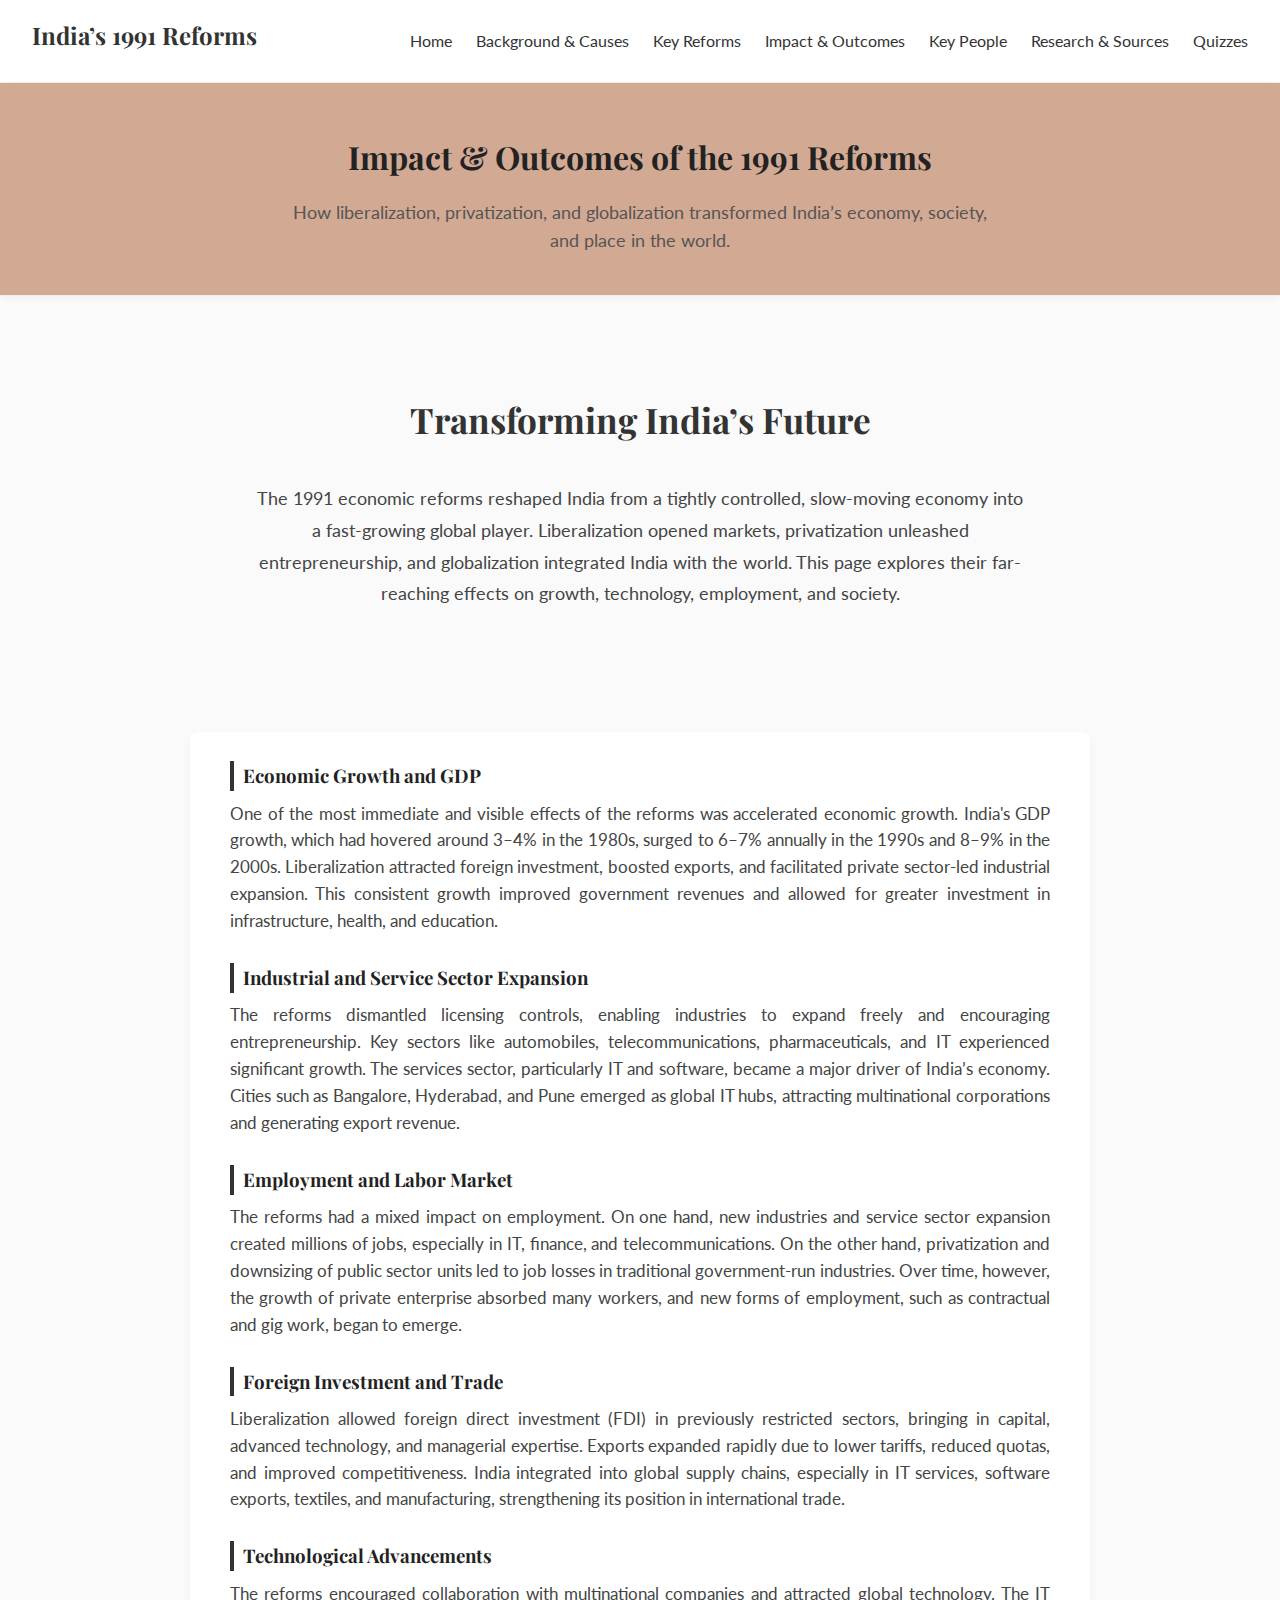
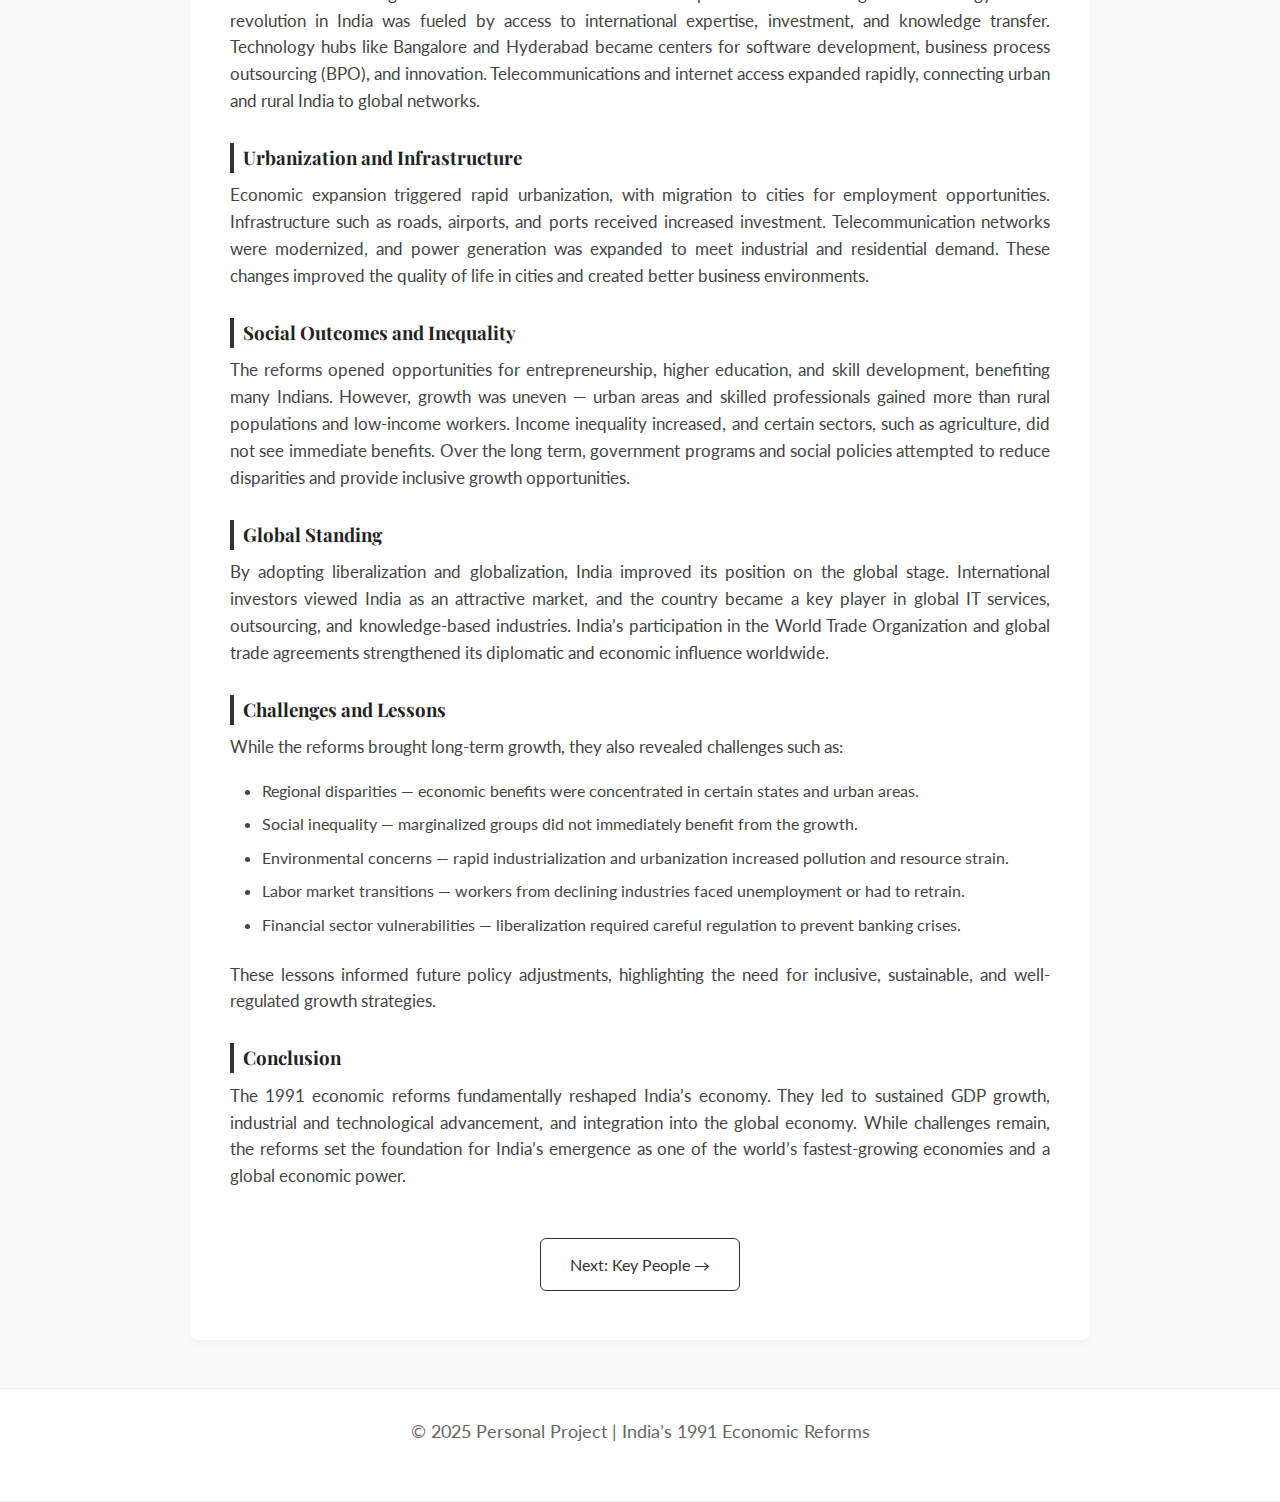
<file: topic3.html>
<!DOCTYPE html>
<html lang="en">
<head>
  <meta charset="UTF-8">
  <meta name="viewport" content="width=device-width, initial-scale=1.0">
  <title>Impact & Outcomes | India’s 1991 Economic Reforms</title>

  <!-- Fonts -->
  <link href="https://fonts.googleapis.com/css2?family=Playfair+Display:wght@400;700&family=Lato:wght@300;400&display=swap" rel="stylesheet">

  <!-- Stylesheet -->
  <link rel="stylesheet" href="style.css">
</head>

<body>
  <!-- Header / Navigation -->
  <header>
    <nav>
      <h1>India’s 1991 Reforms</h1>
      <ul>
        <li><a href="index.html">Home</a></li>
        <li><a href="topic1.html">Background & Causes</a></li>
        <li><a href="topic2.html">Key Reforms</a></li>
        <li><a href="topic3.html" class="active">Impact & Outcomes</a></li>
        <li><a href="topic4.html">Key People</a></li>
        <li><a href="topic5.html">Research & Sources</a></li>
        <li><a href="quizzes.html">Quizzes</a></li>
      </ul>
      <button class="nav-toggle">☰</button>
    </nav>
  </header>

  <!-- Page Header -->
  <section class="page-header impact fade-in">
    <h2>Impact & Outcomes of the 1991 Reforms</h2>
    <p>How liberalization, privatization, and globalization transformed India’s economy, society, and place in the world.</p>
  </section>

  <!-- Hero Section -->
  <section id="hero" class="fade-in">
    <div class="hero-content" style="max-width: 800px; margin: 0 auto; text-align: center; padding: 2em 1em;">
      <h2 style="font-size: 2.2rem; margin-bottom: 1em;">Transforming India’s Future</h2>
      <p style="font-size: 1.1rem; line-height: 1.8; color: #444;">
        The 1991 economic reforms reshaped India from a tightly controlled, slow-moving economy into a fast-growing global player.
        Liberalization opened markets, privatization unleashed entrepreneurship, and globalization integrated India with the world.
        This page explores their far-reaching effects on growth, technology, employment, and society.
      </p>
    </div>
  </section>

  <!-- Main Content Section -->
  <section class="content topic3 fade-in">
    <h3>Economic Growth and GDP</h3>
    <p>
      One of the most immediate and visible effects of the reforms was accelerated economic growth. 
      India's GDP growth, which had hovered around 3–4% in the 1980s, surged to 6–7% annually in the 1990s and 8–9% in the 2000s. 
      Liberalization attracted foreign investment, boosted exports, and facilitated private sector-led industrial expansion. 
      This consistent growth improved government revenues and allowed for greater investment in infrastructure, health, and education.
    </p>

    <h3>Industrial and Service Sector Expansion</h3>
    <p>
      The reforms dismantled licensing controls, enabling industries to expand freely and encouraging entrepreneurship. 
      Key sectors like automobiles, telecommunications, pharmaceuticals, and IT experienced significant growth. 
      The services sector, particularly IT and software, became a major driver of India’s economy. 
      Cities such as Bangalore, Hyderabad, and Pune emerged as global IT hubs, attracting multinational corporations and generating export revenue.
    </p>

    <h3>Employment and Labor Market</h3>
    <p>
      The reforms had a mixed impact on employment. 
      On one hand, new industries and service sector expansion created millions of jobs, especially in IT, finance, and telecommunications. 
      On the other hand, privatization and downsizing of public sector units led to job losses in traditional government-run industries. 
      Over time, however, the growth of private enterprise absorbed many workers, and new forms of employment, such as contractual and gig work, began to emerge.
    </p>

    <h3>Foreign Investment and Trade</h3>
    <p>
      Liberalization allowed foreign direct investment (FDI) in previously restricted sectors, bringing in capital, advanced technology, and managerial expertise. 
      Exports expanded rapidly due to lower tariffs, reduced quotas, and improved competitiveness. 
      India integrated into global supply chains, especially in IT services, software exports, textiles, and manufacturing, strengthening its position in international trade.
    </p>

    <h3>Technological Advancements</h3>
    <p>
      The reforms encouraged collaboration with multinational companies and attracted global technology. 
      The IT revolution in India was fueled by access to international expertise, investment, and knowledge transfer. 
      Technology hubs like Bangalore and Hyderabad became centers for software development, business process outsourcing (BPO), and innovation. 
      Telecommunications and internet access expanded rapidly, connecting urban and rural India to global networks.
    </p>

    <h3>Urbanization and Infrastructure</h3>
    <p>
      Economic expansion triggered rapid urbanization, with migration to cities for employment opportunities. 
      Infrastructure such as roads, airports, and ports received increased investment. 
      Telecommunication networks were modernized, and power generation was expanded to meet industrial and residential demand. 
      These changes improved the quality of life in cities and created better business environments.
    </p>

    <h3>Social Outcomes and Inequality</h3>
    <p>
      The reforms opened opportunities for entrepreneurship, higher education, and skill development, benefiting many Indians. 
      However, growth was uneven — urban areas and skilled professionals gained more than rural populations and low-income workers. 
      Income inequality increased, and certain sectors, such as agriculture, did not see immediate benefits. 
      Over the long term, government programs and social policies attempted to reduce disparities and provide inclusive growth opportunities.
    </p>

    <h3>Global Standing</h3>
    <p>
      By adopting liberalization and globalization, India improved its position on the global stage. 
      International investors viewed India as an attractive market, and the country became a key player in global IT services, outsourcing, and knowledge-based industries. 
      India’s participation in the World Trade Organization and global trade agreements strengthened its diplomatic and economic influence worldwide.
    </p>

    <h3>Challenges and Lessons</h3>
    <p>
      While the reforms brought long-term growth, they also revealed challenges such as:
    </p>
    <ul>
      <li>Regional disparities — economic benefits were concentrated in certain states and urban areas.</li>
      <li>Social inequality — marginalized groups did not immediately benefit from the growth.</li>
      <li>Environmental concerns — rapid industrialization and urbanization increased pollution and resource strain.</li>
      <li>Labor market transitions — workers from declining industries faced unemployment or had to retrain.</li>
      <li>Financial sector vulnerabilities — liberalization required careful regulation to prevent banking crises.</li>
    </ul>
    <p>
      These lessons informed future policy adjustments, highlighting the need for inclusive, sustainable, and well-regulated growth strategies.
    </p>

    <h3>Conclusion</h3>
    <p>
      The 1991 economic reforms fundamentally reshaped India’s economy. 
      They led to sustained GDP growth, industrial and technological advancement, and integration into the global economy. 
      While challenges remain, the reforms set the foundation for India’s emergence as one of the world’s fastest-growing economies and a global economic power.
    </p>

    <!-- Next Section Button -->
    <div class="next-section">
      <a href="topic4.html" class="next-button">Next: Key People →</a>
    </div>
  </section>

  <!-- Footer -->
  <footer>
    <p>© 2025 Personal Project | India’s 1991 Economic Reforms</p>
  </footer>

  <!-- JS for mobile nav toggle and fade-in fix -->
  <script>
    // Mobile navigation toggle
    const navToggle = document.querySelector('.nav-toggle');
    const navMenu = document.querySelector('nav ul');
    navToggle.addEventListener('click', () => navMenu.classList.toggle('show'));

    // Fade-in animation fix
    const faders = document.querySelectorAll(".fade-in");
    const appearOptions = {
      threshold: 0.2,
      rootMargin: "0px 0px -50px 0px"
    };

    const appearOnScroll = new IntersectionObserver((entries, observer) => {
      entries.forEach(entry => {
        if (!entry.isIntersecting) return;
        entry.target.classList.add("visible");
        observer.unobserve(entry.target);
      });
    }, appearOptions);

    faders.forEach(fader => appearOnScroll.observe(fader));
  </script>
</body>
</html>
</file>
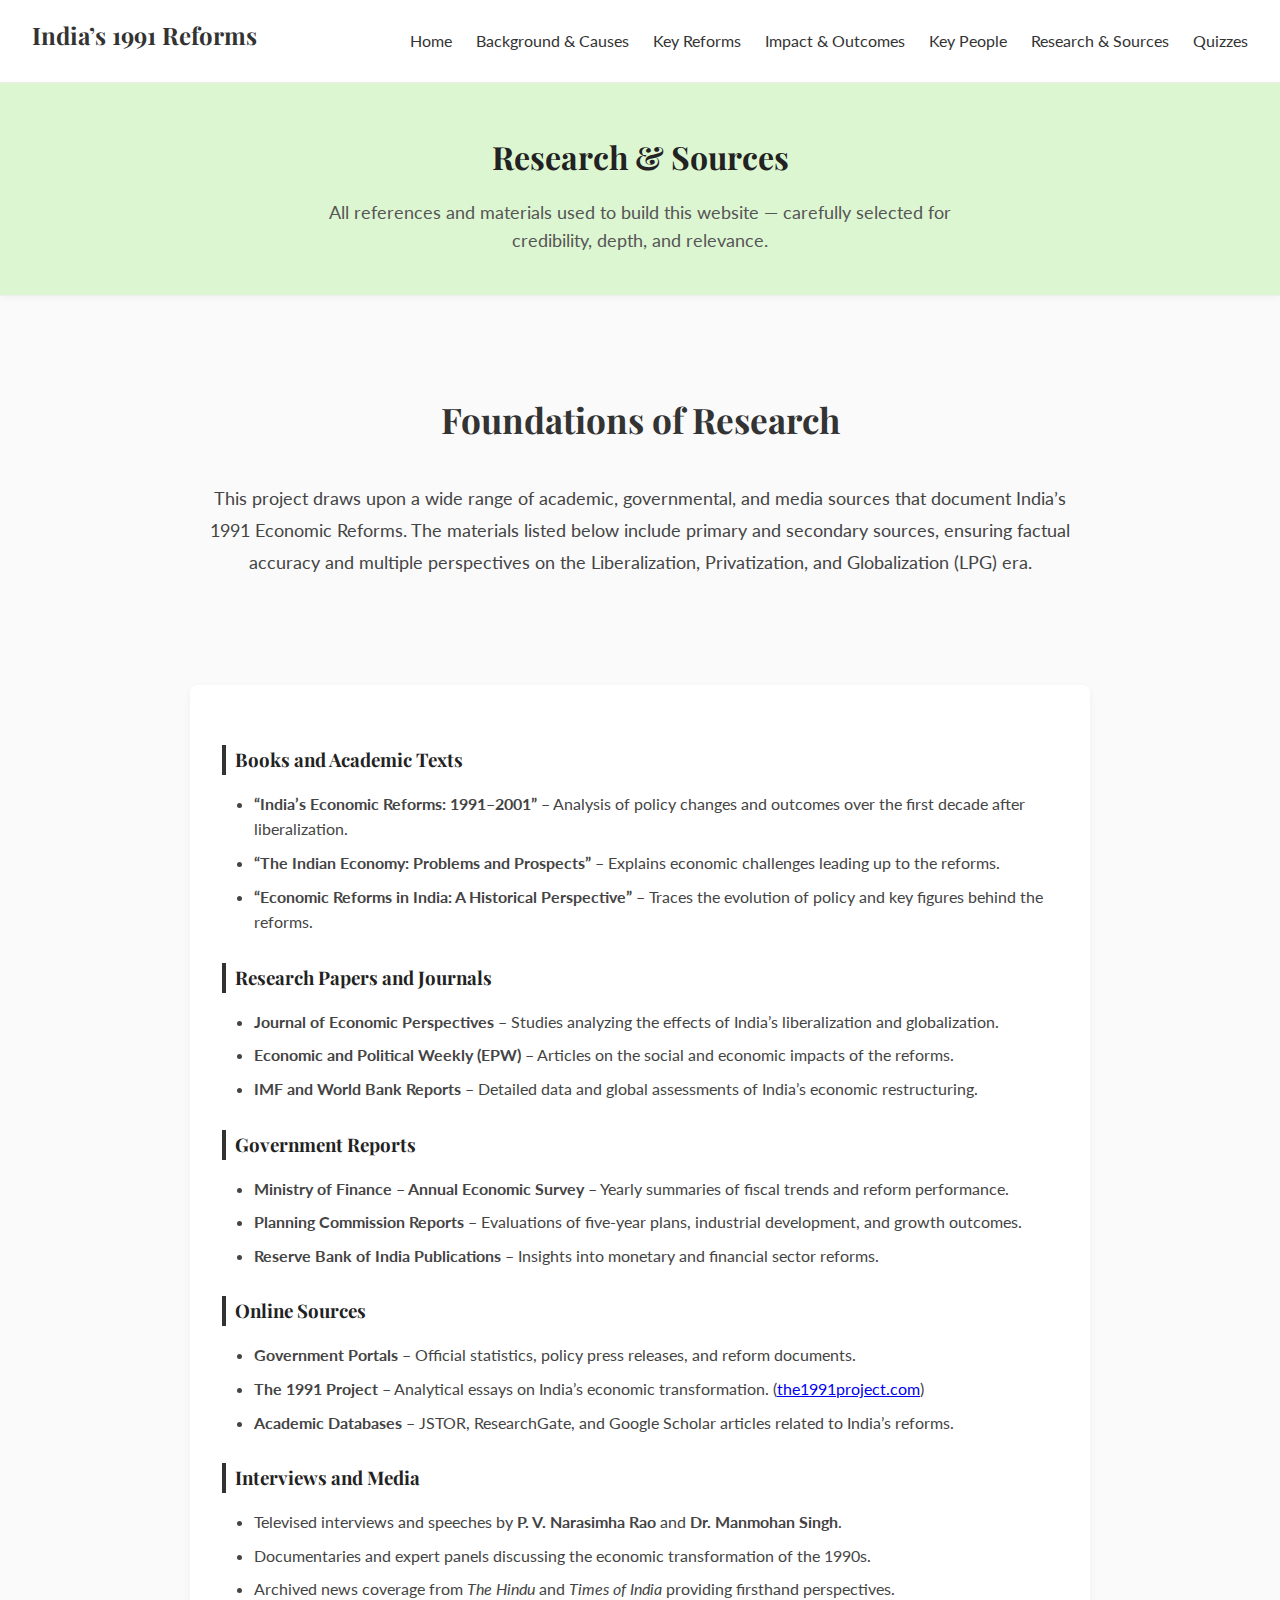
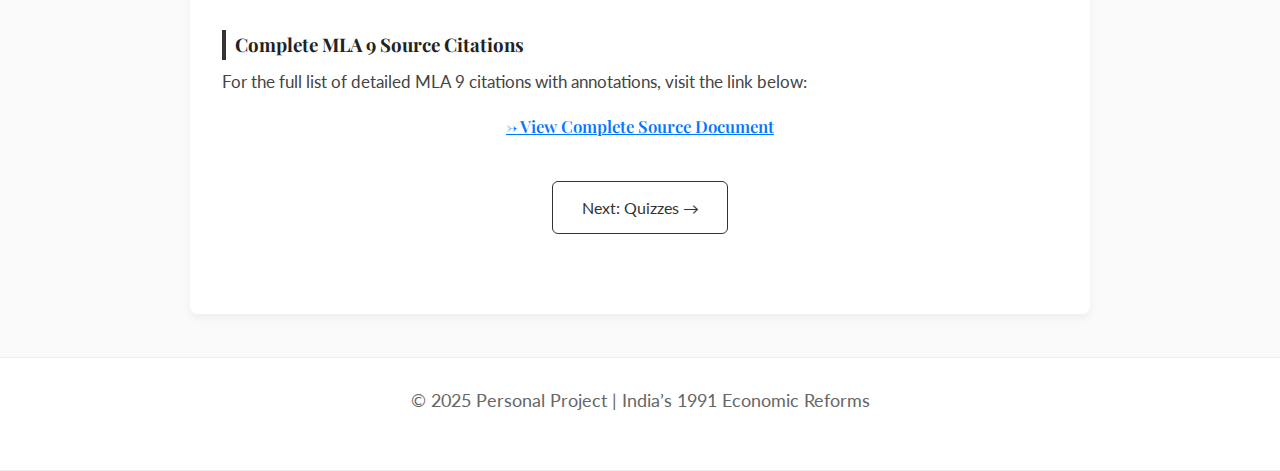
<file: topic5.html>
<!DOCTYPE html>
<html lang="en">
<head>
  <meta charset="UTF-8" />
  <meta name="viewport" content="width=device-width, initial-scale=1.0" />
  <title>Research & Sources | India’s 1991 Economic Reforms</title>

  <!-- Fonts -->
  <link href="https://fonts.googleapis.com/css2?family=Playfair+Display:wght@400;700&family=Lato:wght@300;400&display=swap" rel="stylesheet">

  <!-- Stylesheet -->
  <link rel="stylesheet" href="style.css" />
</head>

<body>
  <!-- Header / Navigation -->
  <header>
    <nav>
      <h1>India’s 1991 Reforms</h1>
      <ul>
        <li><a href="index.html">Home</a></li>
        <li><a href="topic1.html">Background & Causes</a></li>
        <li><a href="topic2.html">Key Reforms</a></li>
        <li><a href="topic3.html">Impact & Outcomes</a></li>
        <li><a href="topic4.html">Key People</a></li>
        <li><a href="topic5.html" class="active">Research & Sources</a></li>
        <li><a href="quizzes.html">Quizzes</a></li>
      </ul>
      <button class="nav-toggle">☰</button>
    </nav>
  </header>

  <!-- Page Header -->
  <section class="page-header resources fade-in">
    <h2>Research & Sources</h2>
    <p>All references and materials used to build this website — carefully selected for credibility, depth, and relevance.</p>
  </section>

  <!-- Hero Section -->
  <section id="hero" class="fade-in">
    <div class="hero-content" style="max-width: 900px; margin: 0 auto; text-align: center; padding: 2em 1em;">
      <h2 style="font-size: 2.2rem; margin-bottom: 1em;">Foundations of Research</h2>
      <p style="font-size: 1.1rem; line-height: 1.8; color: #444;">
        This project draws upon a wide range of academic, governmental, and media sources that document India’s 1991 Economic Reforms.
        The materials listed below include primary and secondary sources, ensuring factual accuracy and multiple perspectives on
        the Liberalization, Privatization, and Globalization (LPG) era.
      </p>
    </div>
  </section>

  <!-- Main Content Section -->
  <section class="content fade-in" style="background: #fff; padding: 2em; border-radius: 8px; box-shadow: 0 4px 10px rgba(0,0,0,0.05); margin: 2em auto; max-width: 900px;">
    
    <h3>Books and Academic Texts</h3>
    <ul>
      <li><strong>“India’s Economic Reforms: 1991–2001”</strong> – Analysis of policy changes and outcomes over the first decade after liberalization.</li>
      <li><strong>“The Indian Economy: Problems and Prospects”</strong> – Explains economic challenges leading up to the reforms.</li>
      <li><strong>“Economic Reforms in India: A Historical Perspective”</strong> – Traces the evolution of policy and key figures behind the reforms.</li>
    </ul>

    <h3>Research Papers and Journals</h3>
    <ul>
      <li><strong>Journal of Economic Perspectives</strong> – Studies analyzing the effects of India’s liberalization and globalization.</li>
      <li><strong>Economic and Political Weekly (EPW)</strong> – Articles on the social and economic impacts of the reforms.</li>
      <li><strong>IMF and World Bank Reports</strong> – Detailed data and global assessments of India’s economic restructuring.</li>
    </ul>

    <h3>Government Reports</h3>
    <ul>
      <li><strong>Ministry of Finance – Annual Economic Survey</strong> – Yearly summaries of fiscal trends and reform performance.</li>
      <li><strong>Planning Commission Reports</strong> – Evaluations of five-year plans, industrial development, and growth outcomes.</li>
      <li><strong>Reserve Bank of India Publications</strong> – Insights into monetary and financial sector reforms.</li>
    </ul>

    <h3>Online Sources</h3>
    <ul>
      <li><strong>Government Portals</strong> – Official statistics, policy press releases, and reform documents.</li>
      <li><strong>The 1991 Project</strong> – Analytical essays on India’s economic transformation. (<a href="https://the1991project.com" target="_blank">the1991project.com</a>)</li>
      <li><strong>Academic Databases</strong> – JSTOR, ResearchGate, and Google Scholar articles related to India’s reforms.</li>
    </ul>

    <h3>Interviews and Media</h3>
    <ul>
      <li>Televised interviews and speeches by <strong>P. V. Narasimha Rao</strong> and <strong>Dr. Manmohan Singh</strong>.</li>
      <li>Documentaries and expert panels discussing the economic transformation of the 1990s.</li>
      <li>Archived news coverage from <em>The Hindu</em> and <em>Times of India</em> providing firsthand perspectives.</li>
    </ul>

    <h3>Complete MLA 9 Source Citations</h3>
    <p>For the full list of detailed MLA 9 citations with annotations, visit the link below:</p>
    <p style="text-align:center; margin-top:0.8em;">
      <a href="https://docs.google.com/document/d/15luOSOkE9c27VhxtuLsYHSWDta5kmu2wX3i17Bw3zr4/edit?usp=sharing" 
      target="_blank" style="color:#0077ff; font-family:'Playfair Display',serif; font-weight:600;">
        → View Complete Source Document
      </a>
    </p>

    <div class="next-section" style="text-align: center; margin-top: 2.5em;">
      <a href="quizzes.html" class="next-button">Next: Quizzes →</a>
    </div>
  </section>

  <!-- Footer -->
  <footer>
    <p>© 2025 Personal Project | India’s 1991 Economic Reforms</p>
  </footer>

  <!-- JS for nav + fade-in -->
  <script>
    // Mobile navigation toggle
    const navToggle = document.querySelector('.nav-toggle');
    const navMenu = document.querySelector('nav ul');
    navToggle.addEventListener('click', () => navMenu.classList.toggle('show'));

    // Fade-in animation fix
    const faders = document.querySelectorAll(".fade-in");
    const appearOptions = {
      threshold: 0.2,
      rootMargin: "0px 0px -50px 0px"
    };

    const appearOnScroll = new IntersectionObserver((entries, observer) => {
      entries.forEach(entry => {
        if (!entry.isIntersecting) return;
        entry.target.classList.add("visible");
        observer.unobserve(entry.target);
      });
    }, appearOptions);

    faders.forEach(fader => appearOnScroll.observe(fader));
  </script>
</body>
</html>
</file>
<file: style.css>
* {
  margin: 0;
  padding: 0;
  box-sizing: border-box;
}

body {
  font-family: 'Lato', sans-serif;
  line-height: 1.6;
  color: #333;
  background: #fafafa;
  scroll-behavior: smooth;
}

h1,
h2,
h3 {
  font-family: 'Playfair Display', serif;
  font-weight: 700;
  margin-bottom: 0.5em;
  text-align: center;
}

p {
  font-size: 1.1rem;
  margin-bottom: 1.5em;
}

header,
footer {
  padding: 1em 2em;
  background: #fff;
  border-bottom: 1px solid #eee;
}

nav {
  display: flex;
  align-items: center;
  justify-content: space-between;
}

nav h1 {
  font-family: 'Playfair Display', serif;
  font-size: 1.5rem;
}

nav ul {
  display: flex;
  gap: 1.5em;
  list-style: none;
}

nav ul li a {
  text-decoration: none;
  color: #333;
  transition: color 0.2s ease;
}

nav ul li a:hover {
  color: #666;
}

#hero {
  padding: 4em 2em;
  text-align: center;
}

#hero h2 {
  font-size: 2rem;
  margin-bottom: 0.5em;
}

#hero button {
  padding: 12px 28px;
  border: 1px solid #333;
  background: transparent;
  color: #333;
  font-size: 1rem;
  cursor: pointer;
  transition: all 0.3s ease;
}

#hero button:hover {
  background: #333;
  color: #fff;
}

.cards {
  display: flex;
  gap: 2em;
  justify-content: center;
  margin: 2em auto;
  flex-wrap: wrap;
  max-width: 1200px;
  padding: 0 1em;
}

.card {
  border: 1px solid #eee;
  padding: 2em;
  text-align: center;
  width: 350px;
  max-width: 450px;
  background: #fff;
  text-decoration: none;
  color: #333;
  border-radius: 8px;
  transform-style: preserve-3d;
  transform: translateY(0) rotateX(0) rotateY(0) scale(1);
  box-shadow: 0 4px 10px rgba(0, 0, 0, 0.04);
  flex: 1 1 400px;
}

@media (max-width: 768px) {
  .cards {
    flex-direction: column;
    align-items: center;
  }

  .card {
    width: 90%;
    max-width: 500px;
    padding: 2em;
  }
}

@media (max-width: 480px) {
  .card {
    padding: 1.5em;
  }
}

footer {
  text-align: center;
  border-top: 1px solid #eee;
  margin-top: 3em;
  padding: 2em;
  font-size: 0.9rem;
  color: #666;
}

form input,
form textarea {
  width: 100%;
  padding: 0.8em;
  margin-top: 0.3em;
  border: 1px solid #ccc;
  border-radius: 5px;
  font-family: 'Lato', sans-serif;
  margin-bottom: 1em;
}

form button {
  padding: 12px 28px;
  border: 1px solid #333;
  background: transparent;
  color: #333;
  font-size: 1rem;
  cursor: pointer;
  transition: all 0.3s ease;
}

form button:hover {
  background: #333;
  color: #fff;
}

@media (max-width: 1024px) {
  nav ul {
    gap: 1em;
  }

  #hero h2 {
    font-size: 1.75rem;
  }
}

@media (max-width: 768px) {
  nav {
    flex-direction: column;
    align-items: flex-start;
  }

  nav h1 {
    margin-bottom: 0.5em;
  }

  nav ul {
    flex-direction: column;
    width: 100%;
    gap: 0.8em;
    display: none;
  }

  nav ul.show {
    display: flex;
  }

  .cards {
    flex-direction: column;
    align-items: center;
  }

  .card {
    width: 90%;
    max-width: 350px;
  }
}

@media (max-width: 480px) {
  nav h1 {
    font-size: 1.2rem;
  }

  #hero h2 {
    font-size: 1.4rem;
  }

  .card {
    padding: 1.5em;
  }
}

section,
.card {
  opacity: 0;
  transform: translateY(20px);
  transition: opacity 0.6s ease, transform 0.6s ease;
}

section.fade-in,
.card.fade-in {
  opacity: 1;
  transform: translateY(0);
}

.nav-toggle {
  display: none;
  background: none;
  border: none;
  font-size: 1.5em;
  cursor: pointer;
}

@media (max-width: 768px) {
  .nav-toggle {
    display: block;
    margin-left: auto;
    color: #333;
  }
}

/* ------------------------- */
/* PAGE HEADER (ALL TOPICS) */
/* ------------------------- */
.page-header {
  text-align: center;
  padding: 3em 1em 2.5em;
  background: #fff;
  border-bottom: 1px solid #eee;
  box-shadow: 0 2px 8px rgba(0, 0, 0, 0.04);
}

.page-header h2 {
  font-family: 'Playfair Display', serif;
  font-size: 2rem;
  margin-bottom: 0.5em;
  color: #222;
}

.page-header p {
  font-family: 'Lato', sans-serif;
  font-size: 1.1rem;
  color: #555;
  max-width: 700px;
  margin: 0 auto;
  line-height: 1.6;
}

/* ------------------------- */
/* OPTIONAL — COLOR VARIANTS PER TOPIC */
/* ------------------------- */
.page-header.background { background: #ecc9c9; }    /* Topic 1 */
.page-header.reforms { background: #b9e2f5; }       /* Topic 2 */
.page-header.impact { background: #d2a993; }        /* Topic 3 */
.page-header.people { background: #fff192; }        /* Topic 4 */
.page-header.resources { background: #ddf6d2; }        /* Topic 5 */


.content {
  max-width: 900px;
  margin: 3em auto;
  padding: 0.05em 2.5em;
  background: #fff;
  border-radius: 8px;
  box-shadow: 0 4px 10px rgba(0, 0, 0, 0.04);
}

.content h3 {
  text-align: left;
  margin-top: 1.5em;
  color: #222;
  border-left: 4px solid #333;
  padding-left: 0.5em;
}

.content p {
  text-align: justify;
  margin-bottom: 1em;
  color: #444;
  font-size: 1.05rem;
}

.content ul {
  margin: 1em 0 1.5em 2em;
  color: #444;
  line-height: 1.6;
}

.content ul li {
  margin-bottom: 0.5em;
}

.next-section {
  text-align: center;
  margin: 3em 0;
}

.next-button {
  display: inline-block;
  padding: 0.8em 1.8em;
  border: 1px solid #333;
  background: transparent;
  color: #333;
  text-decoration: none;
  font-size: 1rem;
  border-radius: 6px;
  transition: all 0.3s ease;
}

.next-button:hover {
  background: #333;
  color: #fff;
}

@media (max-width: 768px) {
  .content {
    padding: 1em;
    margin: 2em 1em;
  }

  .page-header h2 {
    font-size: 1.6rem;
  }

  .page-header p {
    font-size: 1rem;
  }
}

.timeline-section {
  max-width: 1000px;
  margin: 3em auto;
  padding: 1em;
  text-align: center;
}

.timeline-container {
  overflow-x: auto;
  padding: 2em 0;
}

.timeline {
  display: flex;
  align-items: center;
  gap: 4em;
  position: relative;
  min-width: 900px;
  padding: 1em 0;
}

.timeline::before {
  content: '';
  position: absolute;
  top: 50%;
  left: 0;
  width: 100%;
  height: 4px;
  background: #000;
  transform: translateY(-50%);
  z-index: 1;
}

.timeline-event {
  width: 20px;
  height: 20px;
  background: #333;
  border-radius: 50%;
  cursor: pointer;
  position: relative;
  z-index: 2;
  transition: transform 0.3s ease, background 0.3s ease;
}

.timeline-event::after {
  content: attr(data-year);
  position: absolute;
  top: 30px;
  left: 50%;
  transform: translateX(-50%);
  font-size: 0.9rem;
  white-space: nowrap;
  font-weight: 600;
}

.timeline-event:hover {
  transform: scale(1.6);
  background: #007bff;
}

.timeline-detail {
  margin-top: 1em;
  font-size: 1rem;
  color: #555;
  min-height: 2em;
  padding: 0 1em;
  line-height: 1.5;
}

.timeline-container::-webkit-scrollbar {
  height: 8px;
}

.timeline-container::-webkit-scrollbar-track {
  background: #f1f1f1;
}

.timeline-container::-webkit-scrollbar-thumb {
  background: #888;
  border-radius: 4px;
}

.timeline-container::-webkit-scrollbar-thumb:hover {
  background: #555;
}

.timeline-section {
  text-align: center;
  padding: 4em 2em;
  background-color: #fafafa;
}

.timeline-section h2 {
  font-size: 2rem;
  margin-bottom: 2em;
  color: #222;
}

.timeline-container {
  position: relative;
  max-width: 900px;
  margin: 0 auto;
  overflow: visible;
  padding: 2em 0;
}

.timeline {
  position: relative;
  display: flex;
  justify-content: space-between;
  align-items: center;
  width: 90%;
  margin: 0 auto;
  padding: 2em 0;
}

.timeline-event {
  position: relative;
  width: 22px;
  height: 22px;
  background-color: #333;
  border-radius: 50%;
  cursor: pointer;
  z-index: 2;
  transition: transform 0.2s ease, background-color 0.2s ease;
}

.timeline-event::after {
  content: attr(data-year);
  position: absolute;
  top: 35px;
  left: 50%;
  transform: translateX(-50%);
  font-size: 0.9rem;
  font-weight: 600;
  color: #333;
  white-space: nowrap;
}

.timeline-event:hover {
  transform: scale(1.6);
  background-color: #0077ff;
  z-index: 3;
}

#timeline-detail {
  margin-top: 1em;
  font-size: 1rem;
  color: #555;
  text-align: center;
  max-width: 700px;
  margin-left: auto;
  margin-right: auto;
  line-height: 1.6;
  min-height: 3em;
}

.timeline-container::-webkit-scrollbar {
  height: 8px;
}

.timeline-container::-webkit-scrollbar-track {
  background: #f1f1f1;
}

.timeline-container::-webkit-scrollbar-thumb {
  background: #888;
  border-radius: 4px;
}

.timeline-container::-webkit-scrollbar-thumb:hover {
  background: #555;
}

#hero {
  padding-bottom: 1em !important;
  margin-bottom: 0 !important;
}

.timeline-section {
  margin-top: 0.5em !important;
  padding-top: 1em !important;
}

.timeline-detail {
  margin-top: 0.5em !important;
  margin-bottom: 0.3em !important;
  padding: 0.3em 1em !important;
  background: none;
  border: none;
  box-shadow: none;
}

#explore {
  margin-top: 0.2em !important;
  padding-top: 0.3em !important;
}

/* ------------------------- */
/* QUIZ FORM STYLING — FINAL CLEAN FIX */
/* ------------------------- */

#quiz-form {
  font-family: 'Lato', sans-serif;
  width: 100%;
  max-width: 800px;
  margin: 0 auto;
}

#quiz-form ol {
  list-style: none;
  padding: 0;
  margin: 0;
  counter-reset: question;
}

#quiz-form li {
  margin-bottom: 2em;
  padding: 1.5em;
  background: #fff;
  border-radius: 10px;
  box-shadow: 0 2px 6px rgba(0, 0, 0, 0.05);
}

/* ================================ */
/* QUESTION + NUMBER ALIGNMENT FIX */
/* ================================ */

.question-wrapper {
  display: flex;
  align-items: flex-start;
  gap: 0.6em;
  margin-bottom: 0.8em;
}

.question-number {
  flex-shrink: 0;
  font-weight: bold;
  font-family: 'Playfair Display', serif;
  font-size: 1.1rem;
  color: #333;
  line-height: 1.4;
}

.question-text {
  font-family: 'Lato', sans-serif;
  font-size: 1.1rem;
  color: #222;
  line-height: 1.5;
  margin: 0;
}

/* ================================ */
/* ANSWER ALIGNMENT FIX */
/* ================================ */

.answer-options {
  display: flex;
  flex-direction: column;
  gap: 0.5em;
  margin-left: 1.8em;
}

.answer-options label {
  display: flex;
  align-items: center;
  gap: 0.6em;
  font-size: 1rem;
  color: #333;
  cursor: pointer;
  line-height: 1.4;
}

.answer-options input[type="radio"] {
  accent-color: #333;
  transform: scale(1.1);
  cursor: pointer;
  margin: 0;
}

/* ================================ */
/* SUBMIT BUTTON */
/* ================================ */

#quiz-form button {
  display: block;
  margin: 2em auto 0;
  padding: 12px 28px;
  border: 1px solid #333;
  background: transparent;
  color: #333;
  font-size: 1rem;
  cursor: pointer;
  border-radius: 6px;
  transition: all 0.3s ease;
}

#quiz-form button:hover {
  background: #333;
  color: #fff;
}

/* ================================ */
/* FEEDBACK SECTION */
/* ================================ */

.feedback-section {
  margin-top: 3em;
  padding-top: 2em;
  border-top: 1px solid #ddd;
  font-family: 'Lato', sans-serif;
}

.feedback-section h3 {
  margin-bottom: 0.5em;
  text-align: center;
}

.feedback-section textarea {
  width: 100%;
  padding: 0.8em;
  border-radius: 5px;
  border: 1px solid #ccc;
  font-family: 'Lato', sans-serif;
  margin-bottom: 0.5em;
  resize: vertical;
}

.feedback-section button {
  padding: 0.6em 1.5em;
  font-size: 1rem;
  cursor: pointer;
  border: 1px solid #333;
  background: transparent;
  color: #333;
  border-radius: 6px;
  transition: all 0.3s ease;
  display: block;
  margin: 0 auto;
}

.feedback-section button:hover {
  background: #333;
  color: #fff;
}

/* ================================ */
/* CUSTOM QUIZ BUTTONS */
/* ================================ */
.quiz-btn {
  display: block;
  margin: 5px 0;
  padding: 10px 15px;
  border: 2px solid #333;
  border-radius: 6px;
  background: #fff;
  cursor: pointer;
  font-size: 1rem;
  text-align: left;
  transition: all 0.2s ease;
}

.quiz-btn:hover {
  background: #f0f0f0;
}

.quiz-btn.selected {
  background: #4caf50;
  color: #fff;
  border-color: #4caf50;
}

/* ================================ */
/* QUIZ SPACING FIXES */
/* ================================ */

/* Spacing at the top of each question (first button from card top) */
.question {
  margin-top: 1.5em;       /* Space from top of card */
  margin-bottom: 5em;      /* Space between questions */
}

/* Space between question header and buttons */
.question-header {
  margin-bottom: 2em;
}

/* Space between buttons */
.answer-options .quiz-btn {
  margin-bottom: 0.5em;
}

/* Extra spacing after the last button of each question */
.answer-options .quiz-btn:last-child {
  margin-bottom: 2em; /* Space before next question */
}

/* ---------- GALLERY SECTION ---------- */
.gallery {
  text-align: center;
  padding: 2em 1em;
}

.gallery-grid {
  display: grid;
  grid-template-columns: repeat(auto-fit, minmax(180px, 1fr));
  gap: 1.5em;
  justify-items: center;
}

.gallery-grid .person {
  cursor: pointer;
  transition: transform 0.3s ease;
}

.gallery-grid .person:hover {
  transform: scale(1.05);
}

.gallery-grid img {
  width: 160px;
  height: 160px;
  object-fit: cover;
  border-radius: 50%;
  box-shadow: 0 3px 8px rgba(0, 0, 0, 0.15);
}

.gallery-grid p {
  margin-top: 0.6em;
  font-weight: 600;
  color: #333;
  font-family: 'Playfair Display', serif;
}

/* ---------- MODAL STYLING ---------- */
.modal {
  display: none;
  position: fixed;
  z-index: 2000;
  left: 0;
  top: 0;
  width: 100%;
  height: 100%;
  background: rgba(0, 0, 0, 0.85);
  justify-content: center;
  align-items: center;
  flex-direction: column;
  animation: fadeIn 0.3s ease;
}

.modal-content {
  text-align: center;
  color: #fff;
  max-width: 90%;
}

.modal-content h2 {
  margin-bottom: 1em;
  font-family: 'Playfair Display', serif;
  font-size: 1.8rem;
}

.modal-content img {
  max-width: 90%;
  max-height: 80vh;
  border-radius: 10px;
  box-shadow: 0 4px 20px rgba(0, 0, 0, 0.4);
}

.close {
  position: absolute;
  top: 20px;
  right: 30px;
  font-size: 2.5rem;
  color: white;
  cursor: pointer;
  font-weight: bold;
}

.close:hover {
  color: #ff5252;
}

@keyframes fadeIn {
  from {opacity: 0;}
  to {opacity: 1;}
}
</file>
